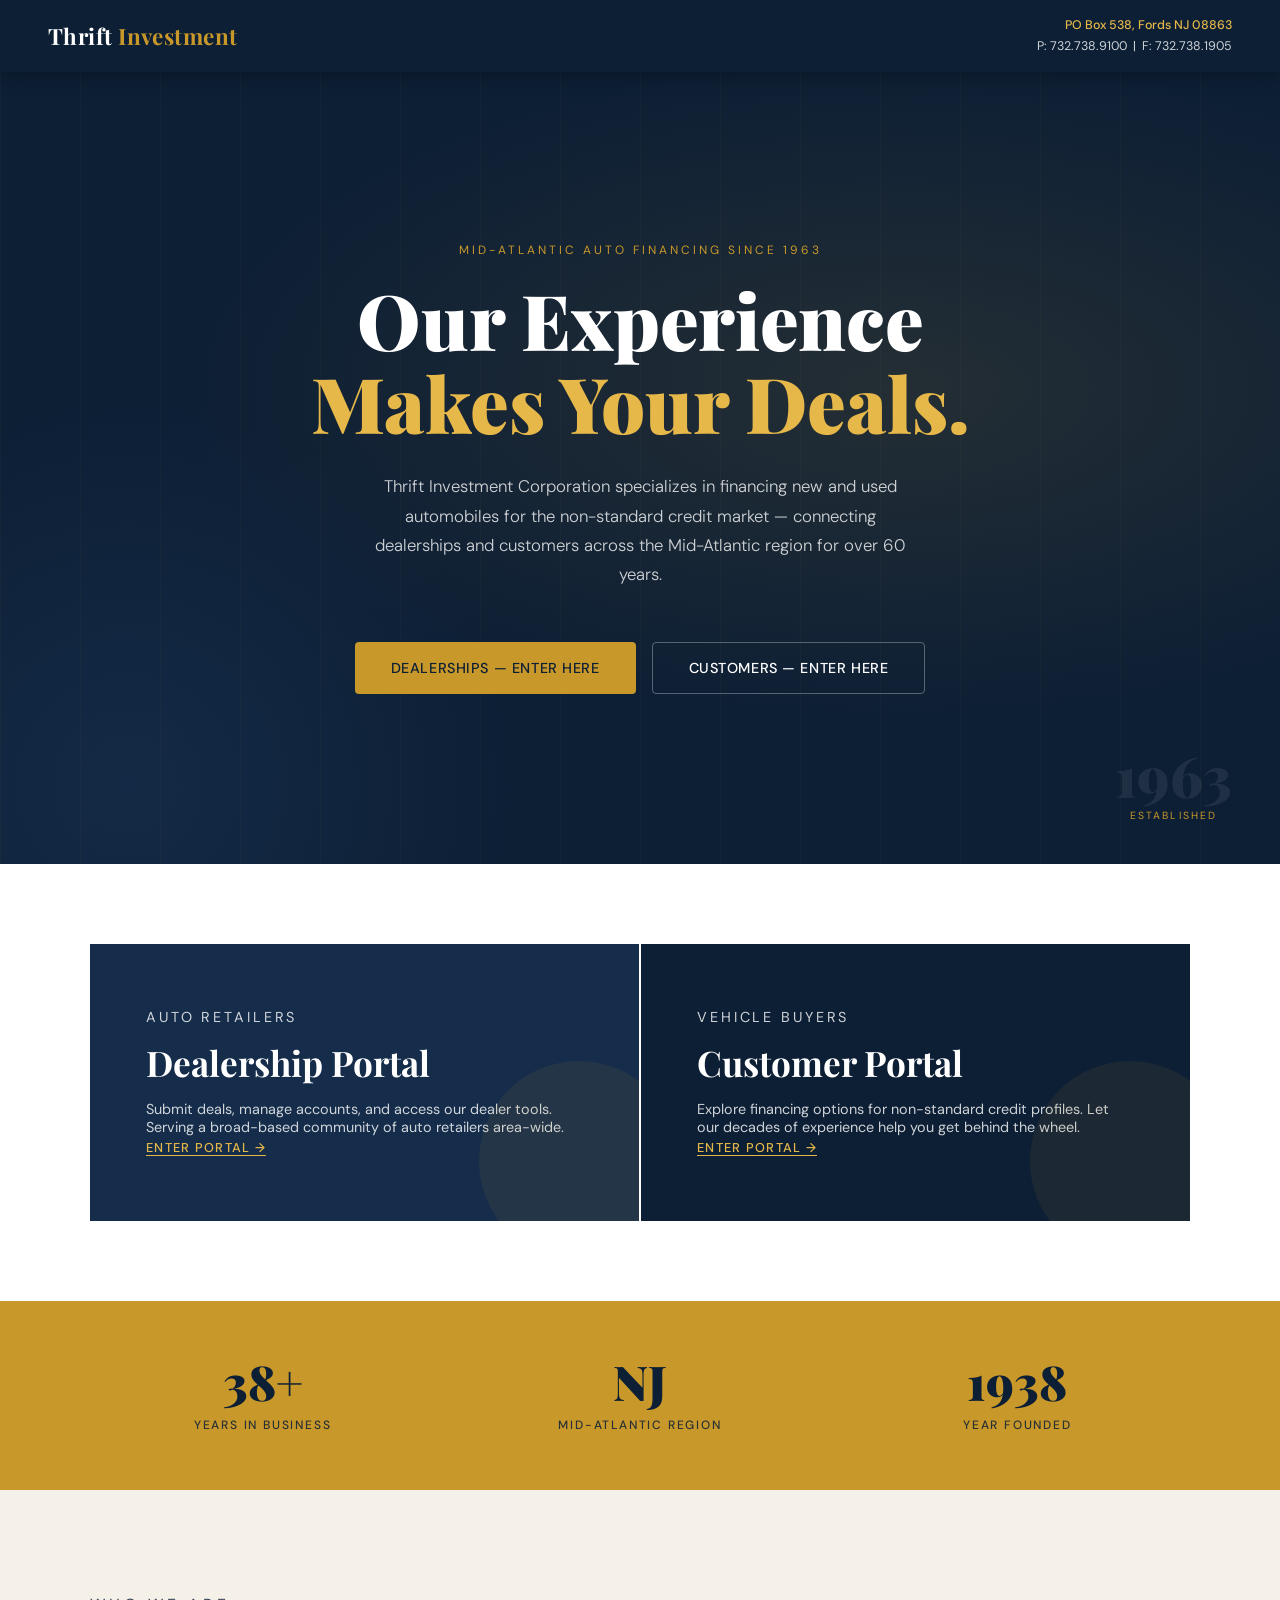
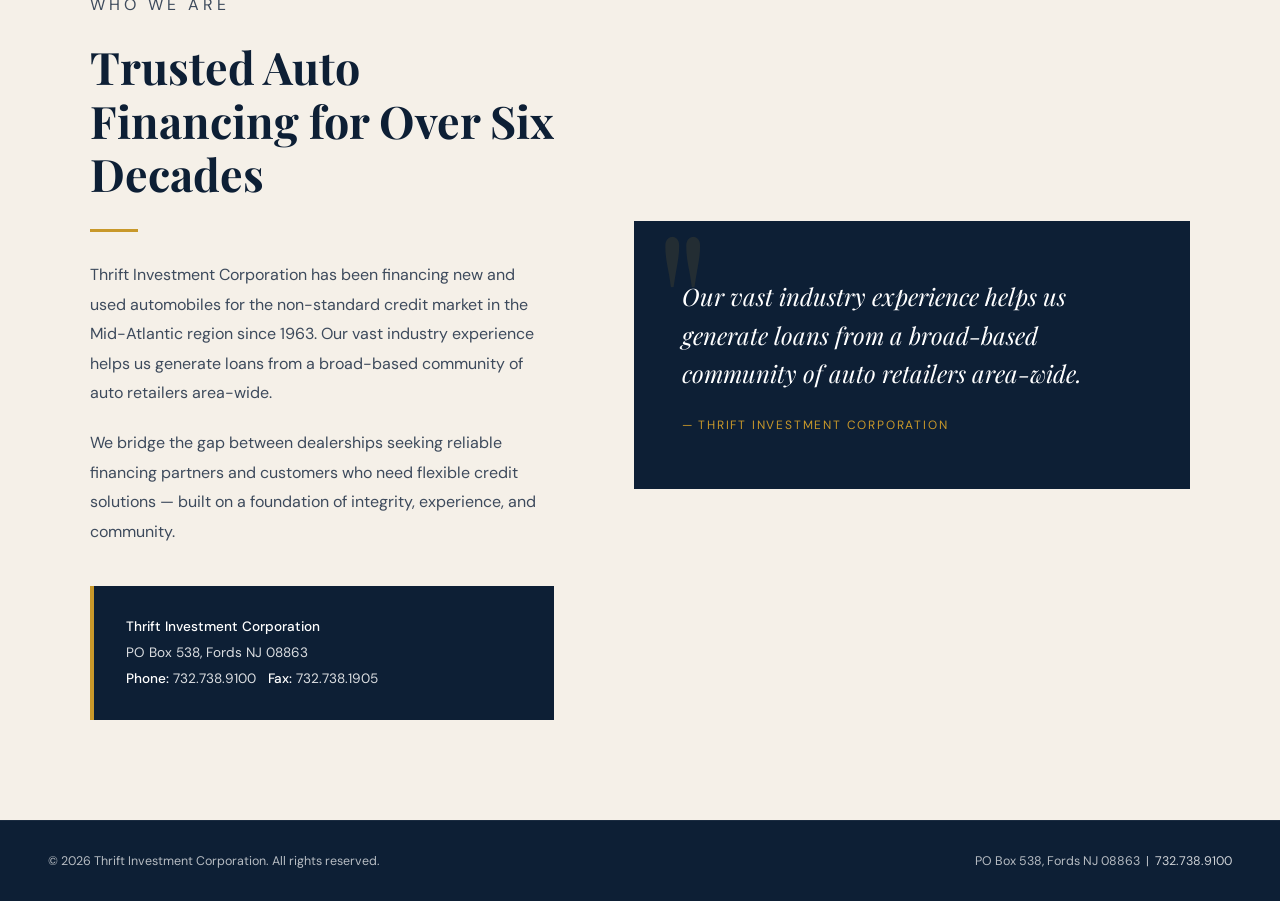
<file: index.html>
<!DOCTYPE html>
<html lang="en">
<head>
  <meta charset="utf-8">
  <meta name="viewport" content="width=device-width, initial-scale=1">
  <meta http-equiv="X-UA-Compatible" content="IE=edge">
  <meta name="description" content="Thrift Investment Corporation — financing new and used automobiles for the non-standard credit market in the Mid-Atlantic region since 1963.">
  <meta name="keywords" content="auto financing, car loans, non-standard credit, Mid-Atlantic, New Jersey, dealerships">
  <title>Thrift Investment | Our Experience Makes Your Deals</title>

  <link rel="preconnect" href="https://fonts.googleapis.com">
  <link rel="preconnect" href="https://fonts.gstatic.com" crossorigin>
  <link href="https://fonts.googleapis.com/css2?family=Playfair+Display:wght@400;700;900&family=DM+Sans:wght@300;400;500&display=swap&font-display=swap" rel="stylesheet">

  <style>
    *, *::before, *::after { box-sizing: border-box; margin: 0; padding: 0; }

    :root {
      --navy:    #0d1f35;
      --navy2:   #152d4a;
      --gold:    #c8982a;
      --gold2:   #e6b84a;
      --cream:   #f5f0e8;
      --white:   #ffffff;
      --gray:    #6b7a8d;
      --light:   #eef2f7;
    }

    html { scroll-behavior: smooth; }

    body {
      font-family: 'DM Sans', sans-serif;
      background: var(--cream);
      color: var(--navy);
      overflow-x: hidden;
    }

    /* ── HEADER ── */
    header {
      background: var(--navy);
      padding: 0 48px;
      display: flex;
      align-items: center;
      justify-content: space-between;
      height: 72px;
      position: sticky;
      top: 0;
      z-index: 100;
      box-shadow: 0 2px 20px rgba(0,0,0,.3);
    }

    .logo-text {
      font-family: 'Playfair Display', serif;
      font-size: 1.4rem;
      font-weight: 700;
      color: var(--white);
      letter-spacing: 0.02em;
      text-decoration: none;
    }
    .logo-text span { color: var(--gold); }

    .header-contact {
      display: flex;
      align-items: center;
    }
    .header-contact-full {
      font-size: 0.78rem;
      color: rgba(255,255,255,0.8);
      text-align: right;
      line-height: 1.7;
    }
    .header-contact-full strong { color: var(--gold2); font-weight: 500; }
    .header-phone-btn {
      display: none;
      align-items: center;
      gap: 8px;
      background: rgba(200,152,42,.15);
      border: 1px solid rgba(200,152,42,.35);
      color: var(--gold2);
      font-size: 0.85rem;
      font-weight: 500;
      text-decoration: none;
      padding: 8px 14px;
      white-space: nowrap;
      transition: background .2s;
    }
    .header-phone-btn:hover { background: rgba(200,152,42,.25); }
    .header-phone-btn svg { width: 15px; height: 15px; fill: var(--gold2); flex-shrink: 0; }
    @media (max-width: 600px) {
      .header-contact-full { display: none; }
      .header-phone-btn { display: flex; }
    }

    /* ── HERO ── */
    .hero {
      background: var(--navy);
      min-height: 88vh;
      display: grid;
      place-items: center;
      position: relative;
      overflow: hidden;
    }

    .hero::before {
      content: '';
      position: absolute;
      inset: 0;
      background:
        radial-gradient(ellipse 80% 60% at 70% 40%, rgba(200,152,42,.12) 0%, transparent 70%),
        radial-gradient(ellipse 50% 80% at 10% 90%, rgba(21,45,74,.8) 0%, transparent 60%);
    }

    /* decorative rule lines */
    .hero::after {
      content: '';
      position: absolute;
      top: 0; left: 0; right: 0; bottom: 0;
      background-image:
        repeating-linear-gradient(
          90deg,
          rgba(200,152,42,.04) 0px,
          rgba(200,152,42,.04) 1px,
          transparent 1px,
          transparent 80px
        );
      pointer-events: none;
    }

    .hero-inner {
      position: relative;
      z-index: 2;
      text-align: center;
      padding: 64px 24px;
      max-width: 860px;
    }

    .hero-eyebrow {
      font-size: 0.75rem;
      letter-spacing: 0.25em;
      text-transform: uppercase;
      color: var(--gold);
      margin-bottom: 20px;
      opacity: 0;
      animation: fadeUp .6s .1s forwards;
    }

    .hero h1 {
      font-family: 'Playfair Display', serif;
      font-size: clamp(2.8rem, 6vw, 5.2rem);
      font-weight: 900;
      color: var(--white);
      line-height: 1.08;
      margin-bottom: 28px;
      opacity: 0;
      animation: fadeUp .7s .25s forwards;
    }

    .hero h1 em {
      font-style: normal;
      color: var(--gold2);
      display: block;
    }

    .hero-sub {
      font-size: 1.05rem;
      font-weight: 300;
      color: rgba(255,255,255,.8);
      max-width: 560px;
      margin: 0 auto 52px;
      line-height: 1.75;
      opacity: 0;
      animation: fadeUp .7s .4s forwards;
    }

    .hero-ctas {
      display: flex;
      gap: 16px;
      justify-content: center;
      flex-wrap: wrap;
      opacity: 0;
      animation: fadeUp .7s .55s forwards;
    }

    .btn {
      display: inline-flex;
      align-items: center;
      gap: 10px;
      padding: 16px 36px;
      border-radius: 4px;
      font-family: 'DM Sans', sans-serif;
      font-size: 0.9rem;
      font-weight: 500;
      letter-spacing: 0.04em;
      text-decoration: none;
      text-transform: uppercase;
      transition: all .25s ease;
      cursor: pointer;
      border: none;
    }

    .btn-primary {
      background: var(--gold);
      color: var(--navy);
    }
    .btn-primary:hover {
      background: var(--gold2);
      transform: translateY(-2px);
      box-shadow: 0 8px 24px rgba(200,152,42,.35);
    }

    .btn-outline {
      background: transparent;
      color: var(--white);
      border: 1.5px solid rgba(255,255,255,.3);
    }
    .btn-outline:hover {
      border-color: var(--gold);
      color: var(--gold2);
      transform: translateY(-2px);
    }

    /* ── SINCE BADGE ── */
    .since-badge {
      position: absolute;
      bottom: 40px;
      right: 48px;
      text-align: center;
      opacity: 0;
      animation: fadeUp .7s .8s forwards;
    }
    .since-badge .year {
      font-family: 'Playfair Display', serif;
      font-size: 3.5rem;
      font-weight: 900;
      color: rgba(255,255,255,.08);
      line-height: 1;
      display: block;
    }
    .since-badge .label {
      font-size: 0.65rem;
      letter-spacing: 0.2em;
      text-transform: uppercase;
      color: var(--gold);
    }

    /* ── PORTALS ── */
    .portals {
      background: var(--white);
      padding: 80px 48px;
    }

    .portals-inner {
      max-width: 1100px;
      margin: 0 auto;
      display: grid;
      grid-template-columns: 1fr 1fr;
      gap: 2px;
    }

    .portal-card {
      padding: 64px 56px;
      position: relative;
      overflow: hidden;
      text-decoration: none;
      display: block;
      transition: all .3s ease;
    }

    .portal-card:first-child { background: var(--navy2); }
    .portal-card:last-child  { background: var(--navy); }

    .portal-card::before {
      content: '';
      position: absolute;
      bottom: -40px; right: -40px;
      width: 200px; height: 200px;
      border-radius: 50%;
      background: rgba(200,152,42,.08);
      transition: transform .4s ease;
    }
    .portal-card:hover::before { transform: scale(2); }

    .portal-card:hover { transform: translateY(-4px); }

    .portal-tag {
      font-size: 0.7rem;
      letter-spacing: 0.2em;
      text-transform: uppercase;
      color: var(--gold);
      margin-bottom: 16px;
    }

    .portal-card h2 {
      font-family: 'Playfair Display', serif;
      font-size: 2.2rem;
      font-weight: 700;
      color: var(--white);
      line-height: 1.2;
      margin-bottom: 16px;
    }

    .portal-card p {
      font-size: 0.9rem;
      color: rgba(255,255,255,.8);
    }

    .portal-arrow {
      display: inline-flex;
      align-items: center;
      gap: 8px;
      font-size: 0.8rem;
      font-weight: 500;
      letter-spacing: 0.1em;
      text-transform: uppercase;
      color: var(--gold2);
      transition: gap .2s;
      text-decoration: underline;
      text-underline-offset: 3px;
    }
    .portal-card:hover .portal-arrow { gap: 14px; }

    /* ── STATS ── */
    .stats {
      background: var(--gold);
      padding: 56px 48px;
    }

    .stats-inner {
      max-width: 1100px;
      margin: 0 auto;
      display: grid;
      grid-template-columns: repeat(3, 1fr);
      gap: 32px;
      text-align: center;
    }

    .stat-num {
      font-family: 'Playfair Display', serif;
      font-size: 3rem;
      font-weight: 900;
      color: var(--navy);
      display: block;
      line-height: 1;
      margin-bottom: 8px;
    }

    .stat-label {
      font-size: 0.75rem;
      letter-spacing: 0.15em;
      text-transform: uppercase;
      color: rgba(13,31,53,.85);
      font-weight: 500;
    }

    /* ── ABOUT ── */
    .about {
      padding: 100px 48px;
      background: var(--cream);
    }

    .about-inner {
      max-width: 1100px;
      margin: 0 auto;
      display: grid;
      grid-template-columns: 1fr 1.2fr;
      gap: 80px;
      align-items: center;
    }

    .about-label {
      font-size: 0.7rem;
      letter-spacing: 0.25em;
      text-transform: uppercase;
      color: var(--gold);
      margin-bottom: 20px;
    }

    .about h2 {
      font-family: 'Playfair Display', serif;
      font-size: clamp(2rem, 3.5vw, 3rem);
      font-weight: 700;
      color: var(--navy);
      line-height: 1.2;
    }

    .about-divider {
      width: 48px;
      height: 3px;
      background: var(--gold);
      margin: 28px 0;
    }

    .about p {
      font-size: 1rem;
      color: #3d4a5c;
      line-height: 1.85;
      margin-bottom: 20px;
    }

    .about-contact {
      margin-top: 40px;
      padding: 28px 32px;
      background: var(--navy);
      border-left: 4px solid var(--gold);
    }

    .about-contact p {
      color: rgba(255,255,255,.85);
      font-size: 0.85rem;
      margin: 0;
      line-height: 1.9;
    }
    .about-contact strong { color: var(--white); font-weight: 500; }

    .about-visual {
      position: relative;
    }

    .about-box {
      background: var(--navy);
      padding: 56px 48px;
      position: relative;
    }

    .about-box::before {
      content: '"';
      font-family: 'Playfair Display', serif;
      font-size: 12rem;
      color: rgba(200,152,42,.12);
      position: absolute;
      top: -20px; left: 20px;
      line-height: 1;
      pointer-events: none;
    }

    .about-box blockquote {
      font-family: 'Playfair Display', serif;
      font-size: 1.5rem;
      font-style: italic;
      color: var(--white);
      line-height: 1.6;
      position: relative;
      z-index: 1;
    }

    .about-box cite {
      display: block;
      margin-top: 24px;
      font-family: 'DM Sans', sans-serif;
      font-size: 0.75rem;
      font-style: normal;
      letter-spacing: 0.15em;
      text-transform: uppercase;
      color: var(--gold);
    }

    /* ── FOOTER ── */
    footer {
      background: var(--navy);
      border-top: 1px solid rgba(255,255,255,.06);
      padding: 32px 48px;
      display: flex;
      align-items: center;
      justify-content: space-between;
      flex-wrap: wrap;
      gap: 16px;
    }

    footer p {
      font-size: 0.78rem;
      color: rgba(255,255,255,.7);
    }

    footer a { color: rgba(255,255,255,.8); text-decoration: none; }
    footer a:hover { color: var(--gold); }

    /* ── ANIMATIONS ── */
    @keyframes fadeUp {
      from { opacity: 0; transform: translateY(22px); }
      to   { opacity: 1; transform: translateY(0); }
    }

    /* ── RESPONSIVE ── */
    @media (max-width: 768px) {
      header { padding: 0 24px; }
      .hero-inner { padding: 48px 20px; }
      .portals { padding: 0; }
      .portals-inner { grid-template-columns: 1fr; }
      .portal-card { padding: 48px 32px; }
      .stats { padding: 48px 24px; }
      .stats-inner { grid-template-columns: 1fr; gap: 40px; }
      .about { padding: 64px 24px; }
      .about-inner { grid-template-columns: 1fr; gap: 40px; }
      .since-badge { display: none; }
      footer { padding: 24px; flex-direction: column; text-align: center; }
    }
  </style>
  <script type="application/ld+json">
  {
    "@context": "https://schema.org",
    "@type": "FinancialService",
    "name": "Thrift Investment Corporation",
    "url": "https://thriftinvestment.com",
    "logo": "https://thriftinvestment.com/images/logo.gif",
    "description": "Financing new and used automobiles for the non-standard credit market in the Mid-Atlantic region since 1963.",
    "foundingDate": "1963",
    "address": {
      "@type": "PostalAddress",
      "streetAddress": "720 King Georges Post Road, Suite 211",
      "addressLocality": "Fords",
      "addressRegion": "NJ",
      "postalCode": "08863",
      "addressCountry": "US"
    },
    "geo": {
      "@type": "GeoCoordinates",
      "latitude": 40.5312,
      "longitude": -74.3091
    },
    "telephone": "+1-732-738-9100",
    "faxNumber": "+1-732-738-1905",
    "openingHoursSpecification": [
      {
        "@type": "OpeningHoursSpecification",
        "dayOfWeek": ["Monday","Tuesday","Wednesday","Thursday"],
        "opens": "09:00",
        "closes": "18:00"
      },
      {
        "@type": "OpeningHoursSpecification",
        "dayOfWeek": "Friday",
        "opens": "09:00",
        "closes": "17:00"
      },
      {
        "@type": "OpeningHoursSpecification",
        "dayOfWeek": "Saturday",
        "opens": "09:00",
        "closes": "12:00"
      }
    ],
    "areaServed": {
      "@type": "AdministrativeArea",
      "name": "Mid-Atlantic United States"
    },
    "sameAs": [
      "https://thriftinvestment.com"
    ]
  }
  </script>
</head>
<body>

  <!-- HEADER -->
  <header>
    <a href="/" class="logo-text">Thrift <span>Investment</span></a>
    <div class="header-contact">
      <div class="header-contact-full">
        <strong>PO Box 538, Fords NJ 08863</strong><br>
        P: 732.738.9100 &nbsp;|&nbsp; F: 732.738.1905
      </div>
      <a href="tel:7327389100" class="header-phone-btn">
        <svg viewBox="0 0 24 24" xmlns="http://www.w3.org/2000/svg"><path d="M6.6 10.8c1.4 2.8 3.8 5.1 6.6 6.6l2.2-2.2c.3-.3.7-.4 1-.2 1.1.4 2.3.6 3.6.6.6 0 1 .4 1 1V20c0 .6-.4 1-1 1-9.4 0-17-7.6-17-17 0-.6.4-1 1-1h3.5c.6 0 1 .4 1 1 0 1.3.2 2.5.6 3.6.1.3 0 .7-.2 1L6.6 10.8z"/></svg>
        732.738.9100
      </a>
    </div>
  </header>

  <!-- HERO -->
  <main>
  <section class="hero">
    <div class="hero-inner">
      <p class="hero-eyebrow">Mid-Atlantic Auto Financing Since 1963</p>
      <h1>Our Experience<em>Makes Your Deals.</em></h1>
      <p class="hero-sub">Thrift Investment Corporation specializes in financing new and used automobiles for the non-standard credit market — connecting dealerships and customers across the Mid-Atlantic region for over 60 years.</p>
      <div class="hero-ctas">
        <a href="deal-aboutus.html" class="btn btn-primary">
          Dealerships — Enter Here
        </a>
        <a href="cust-aboutus.html" class="btn btn-outline">
          Customers — Enter Here
        </a>
      </div>
    </div>
    <div class="since-badge">
      <span class="year">1963</span>
      <span class="label">Established</span>
    </div>
  </section>

  <!-- PORTAL CARDS -->
  <section class="portals">
    <div class="portals-inner">
      <a href="deal-aboutus.html" class="portal-card">
        <p class="portal-tag">Auto Retailers</p>
        <h2>Dealership Portal</h2>
        <p>Submit deals, manage accounts, and access our dealer tools. Serving a broad-based community of auto retailers area-wide.</p>
        <span class="portal-arrow">Enter Portal &rarr;</span>
      </a>
      <a href="cust-aboutus.html" class="portal-card">
        <p class="portal-tag">Vehicle Buyers</p>
        <h2>Customer Portal</h2>
        <p>Explore financing options for non-standard credit profiles. Let our decades of experience help you get behind the wheel.</p>
        <span class="portal-arrow">Enter Portal &rarr;</span>
      </a>
    </div>
  </section>

  <!-- STATS -->
  <section class="stats">
    <div class="stats-inner">
      <div>
        <span class="stat-num" data-target="63" data-suffix="+">0+</span>
        <span class="stat-label">Years in Business</span>
      </div>
      <div>
        <span class="stat-num" data-target="0" data-text="NJ">NJ</span>
        <span class="stat-label">Mid-Atlantic Region</span>
      </div>
      <div>
        <span class="stat-num" data-target="1963" data-prefix="">0</span>
        <span class="stat-label">Year Founded</span>
      </div>
    </div>
  </section>

  <!-- ABOUT -->
  <section class="about">
    <div class="about-inner">
      <div>
        <p class="about-label">Who We Are</p>
        <h2>Trusted Auto Financing for Over Six Decades</h2>
        <div class="about-divider"></div>
        <p>Thrift Investment Corporation has been financing new and used automobiles for the non-standard credit market in the Mid-Atlantic region since 1963. Our vast industry experience helps us generate loans from a broad-based community of auto retailers area-wide.</p>
        <p>We bridge the gap between dealerships seeking reliable financing partners and customers who need flexible credit solutions — built on a foundation of integrity, experience, and community.</p>
        <div class="about-contact">
          <p>
            <strong>Thrift Investment Corporation</strong><br>
            PO Box 538, Fords NJ 08863<br>
            <strong>Phone:</strong> 732.738.9100 &nbsp; <strong>Fax:</strong> 732.738.1905
          </p>
        </div>
      </div>
      <div class="about-visual">
        <div class="about-box">
          <blockquote>
            Our vast industry experience helps us generate loans from a broad-based community of auto retailers area-wide.
          </blockquote>
          <cite>— Thrift Investment Corporation</cite>
        </div>
      </div>
    </div>
  </section>
  </main>

  <!-- FOOTER -->
  <footer>
    <p>&copy; 2026 Thrift Investment Corporation. All rights reserved.</p>
    <p>PO Box 538, Fords NJ 08863 &nbsp;|&nbsp; <a href="tel:7327389100">732.738.9100</a></p>
  </footer>

  <script>
    const counters = document.querySelectorAll('.stat-num[data-target]');
    const observer = new IntersectionObserver((entries) => {
      entries.forEach(entry => {
        if (!entry.isIntersecting) return;
        const el = entry.target;
        if (el.dataset.text) return; // skip NJ - static text
        const target = +el.dataset.target;
        const suffix = el.dataset.suffix || '';
        const duration = 1800;
        const start = performance.now();
        const startVal = target === 1963 ? 1900 : 0;
        const animate = (now) => {
          const elapsed = now - start;
          const progress = Math.min(elapsed / duration, 1);
          const ease = 1 - Math.pow(1 - progress, 3); // ease out cubic
          const current = Math.floor(startVal + (target - startVal) * ease);
          el.textContent = current + suffix;
          if (progress < 1) requestAnimationFrame(animate);
        };
        requestAnimationFrame(animate);
        observer.unobserve(el);
      });
    }, { threshold: 0.5 });
    counters.forEach(el => observer.observe(el));
  </script>
</body>
</html>
</file>
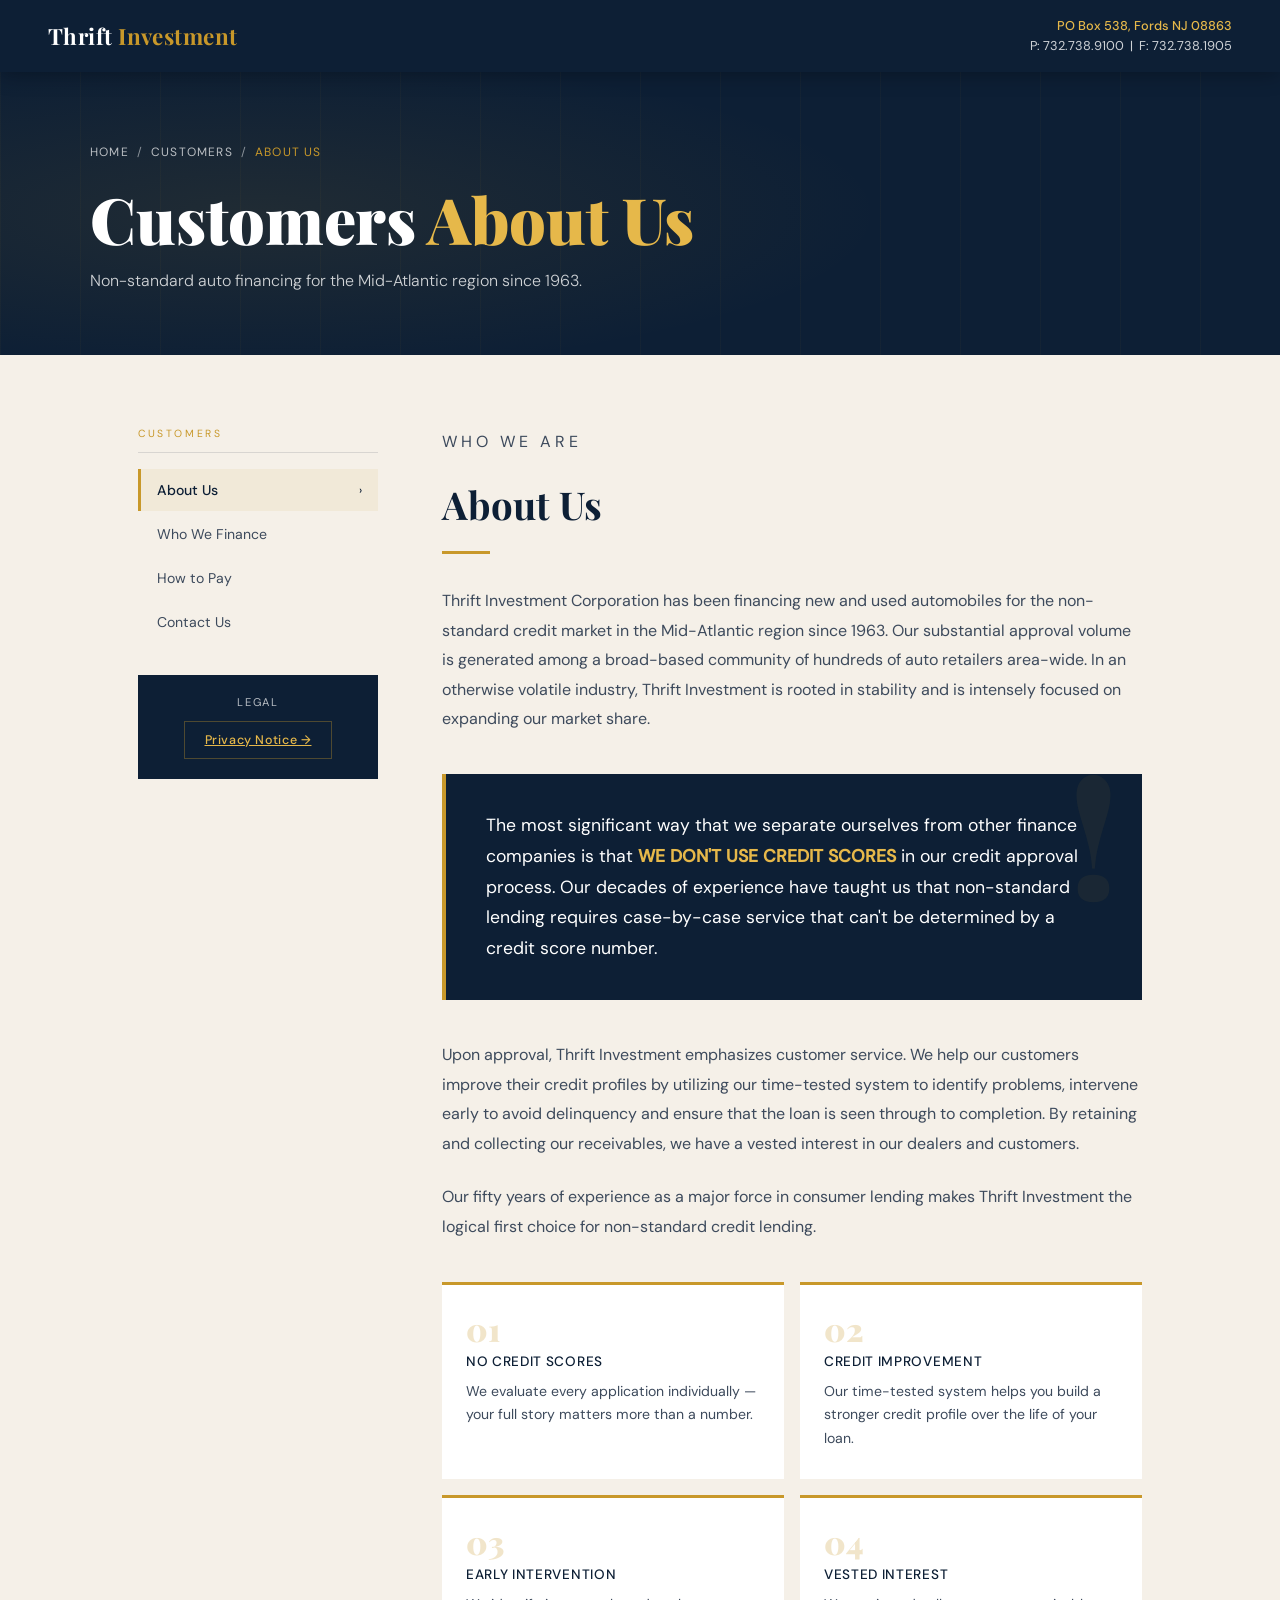
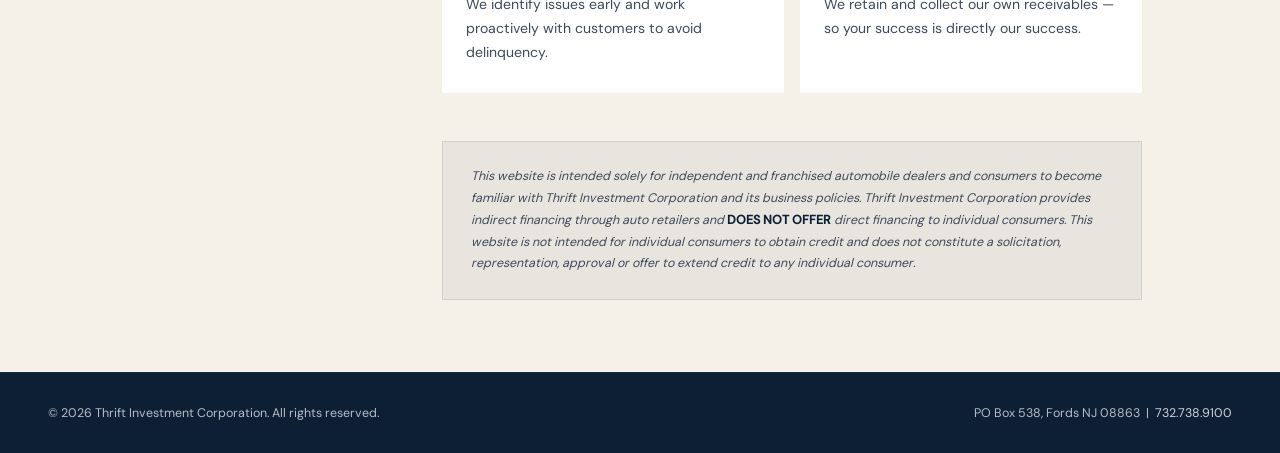
<file: cust-aboutus.html>
<!DOCTYPE html>
<html lang="en">
<head>
  <meta charset="utf-8">
  <meta name="viewport" content="width=device-width, initial-scale=1">
  <meta http-equiv="X-UA-Compatible" content="IE=edge">
  <meta name="description" content="About Thrift Investment Corporation — non-standard auto financing for customers in the Mid-Atlantic region since 1963. No credit scores used in our approval process.">
  <title>Customers — About Us | Thrift Investment</title>

  <link rel="stylesheet" href="fonts/fonts.css">

  <style>
    *, *::before, *::after { box-sizing: border-box; margin: 0; padding: 0; }

    :root {
      --navy:  #0d1f35;
      --navy2: #152d4a;
      --gold:  #c8982a;
      --gold2: #e6b84a;
      --cream: #f5f0e8;
      --white: #ffffff;
      --gray:  #6b7a8d;
    }

    html { scroll-behavior: smooth; }
    body {
      font-family: 'DM Sans', sans-serif;
      background: var(--cream);
      color: var(--navy);
      overflow-x: hidden;
    }

    /* ── HEADER ── */
    header {
      background: var(--navy);
      padding: 0 48px;
      display: flex;
      align-items: center;
      justify-content: space-between;
      height: 72px;
      position: sticky;
      top: 0;
      z-index: 100;
      box-shadow: 0 2px 20px rgba(0,0,0,.3);
    }

    .logo-text {
      font-family: 'Playfair Display', serif;
      font-size: 1.4rem;
      font-weight: 700;
      color: var(--white);
      letter-spacing: 0.02em;
      text-decoration: none;
    }
    .logo-text span { color: var(--gold); }

    .header-contact {
      font-size: 0.8rem;
      color: rgba(255,255,255,.8);
      text-align: right;
      line-height: 1.6;
    }
    .header-contact strong { color: var(--gold2); font-weight: 500; }

    /* ── PAGE HERO ── */
    .page-hero {
      background: var(--navy);
      padding: 72px 48px 64px;
      position: relative;
      overflow: hidden;
    }

    .page-hero::before {
      content: '';
      position: absolute;
      inset: 0;
      background: radial-gradient(ellipse 70% 80% at 20% 50%, rgba(200,152,42,.1) 0%, transparent 70%);
      pointer-events: none;
    }

    .page-hero::after {
      content: '';
      position: absolute;
      top: 0; left: 0; right: 0; bottom: 0;
      background-image: repeating-linear-gradient(
        90deg,
        rgba(200,152,42,.04) 0px,
        rgba(200,152,42,.04) 1px,
        transparent 1px,
        transparent 80px
      );
      pointer-events: none;
    }

    .page-hero-inner {
      max-width: 1100px;
      margin: 0 auto;
      position: relative;
      z-index: 2;
    }

    .breadcrumb {
      display: flex;
      align-items: center;
      gap: 8px;
      margin-bottom: 24px;
      font-size: 0.75rem;
      letter-spacing: 0.1em;
      text-transform: uppercase;
    }
    .breadcrumb a {
      color: rgba(255,255,255,.7);
      text-decoration: none;
      transition: color .2s;
    }
    .breadcrumb a:hover { color: var(--gold); }
    .breadcrumb span { color: rgba(255,255,255,.5); }
    .breadcrumb .current { color: var(--gold); }

    .page-hero h1 {
      font-family: 'Playfair Display', serif;
      font-size: clamp(2.4rem, 5vw, 4rem);
      font-weight: 900;
      color: var(--white);
      line-height: 1.1;
      margin-bottom: 16px;
      opacity: 0;
      animation: fadeUp .6s .1s forwards;
    }

    .page-hero h1 em {
      font-style: normal;
      color: var(--gold2);
    }

    .page-hero-sub {
      font-size: 1rem;
      color: rgba(255,255,255,.8);
      font-weight: 300;
      opacity: 0;
      animation: fadeUp .6s .25s forwards;
    }

    /* ── LAYOUT ── */
    .page-body {
      max-width: 1100px;
      margin: 0 auto;
      padding: 72px 48px;
      display: grid;
      grid-template-columns: 240px 1fr;
      gap: 64px;
      align-items: start;
    }

    /* ── SIDEBAR NAV ── */
    .sidebar {
      position: sticky;
      top: 96px;
      opacity: 0;
      animation: fadeUp .6s .3s forwards;
    }

    .sidebar-label {
      font-size: 0.65rem;
      letter-spacing: 0.25em;
      text-transform: uppercase;
      color: var(--gold);
      margin-bottom: 16px;
      padding-bottom: 12px;
      border-bottom: 1px solid rgba(13,31,53,.12);
    }

    .sidebar nav {
      display: flex;
      flex-direction: column;
      gap: 2px;
    }

    .sidebar nav a {
      display: flex;
      align-items: center;
      justify-content: space-between;
      padding: 12px 16px;
      font-size: 0.88rem;
      font-weight: 400;
      color: #3d4a5c;
      text-decoration: none;
      border-left: 3px solid transparent;
      transition: all .2s;
    }

    .sidebar nav a:hover {
      color: var(--navy);
      border-left-color: var(--gold);
      background: rgba(200,152,42,.06);
      text-decoration: underline;
    }

    .sidebar nav a.active {
      color: var(--navy);
      border-left-color: var(--gold);
      background: rgba(200,152,42,.08);
      font-weight: 500;
    }

    .sidebar nav a .arrow { opacity: 0; transition: opacity .2s; font-size: 0.7rem; }
    .sidebar nav a:hover .arrow,
    .sidebar nav a.active .arrow { opacity: 1; }

    .sidebar-privacy {
      margin-top: 32px;
      background: var(--navy);
      padding: 20px;
      text-align: center;
    }

    .sidebar-privacy p {
      font-size: 0.7rem;
      letter-spacing: 0.15em;
      text-transform: uppercase;
      color: rgba(255,255,255,.7);
      margin-bottom: 12px;
    }

    .sidebar-privacy a {
      display: inline-block;
      background: transparent;
      color: var(--gold2);
      font-size: 0.78rem;
      font-weight: 500;
      letter-spacing: 0.05em;
      text-decoration: none;
      padding: 10px 20px;
      border: 1px solid rgba(200,152,42,.35);
      transition: all .2s;
      text-decoration: underline;
    }
    .sidebar-privacy a:hover {
      background: rgba(200,152,42,.1);
      border-color: var(--gold);
    }

    /* ── MAIN CONTENT ── */
    .content {
      opacity: 0;
      animation: fadeUp .6s .4s forwards;
    }

    .content-label {
      font-size: 0.7rem;
      letter-spacing: 0.25em;
      text-transform: uppercase;
      color: var(--gold);
      margin-bottom: 16px;
    }

    .content h2 {
      font-family: 'Playfair Display', serif;
      font-size: clamp(1.8rem, 3vw, 2.6rem);
      font-weight: 700;
      color: var(--navy);
      line-height: 1.2;
      margin-bottom: 0;
    }

    .content-divider {
      width: 48px;
      height: 3px;
      background: var(--gold);
      margin: 24px 0 32px;
    }

    .content p {
      font-size: 1rem;
      color: #3d4a5c;
      line-height: 1.85;
      margin-bottom: 24px;
    }

    /* highlight card */
    .highlight-card {
      background: var(--navy);
      padding: 36px 40px;
      margin: 40px 0;
      border-left: 4px solid var(--gold);
      position: relative;
      overflow: hidden;
    }

    .highlight-card::before {
      content: '!';
      font-family: 'Playfair Display', serif;
      font-size: 10rem;
      font-weight: 900;
      color: rgba(200,152,42,.07);
      position: absolute;
      right: 24px;
      top: -20px;
      line-height: 1;
      pointer-events: none;
    }

    .highlight-card p {
      color: var(--white);
      font-size: 1.1rem;
      font-weight: 400;
      line-height: 1.75;
      margin: 0;
      position: relative;
      z-index: 1;
    }

    .highlight-card strong {
      color: var(--gold2);
      font-weight: 600;
    }

    /* pillars */
    .pillars {
      display: grid;
      grid-template-columns: 1fr 1fr;
      gap: 16px;
      margin: 40px 0;
    }

    .pillar {
      background: var(--white);
      padding: 28px 28px 28px 24px;
      border-top: 3px solid var(--gold);
    }

    .pillar-num {
      font-family: 'Playfair Display', serif;
      font-size: 2rem;
      font-weight: 900;
      color: rgba(200,152,42,.25);
      line-height: 1;
      margin-bottom: 8px;
    }

    .pillar h3 {
      font-size: 0.85rem;
      font-weight: 500;
      letter-spacing: 0.05em;
      text-transform: uppercase;
      color: var(--navy);
      margin-bottom: 10px;
    }

    .pillar p {
      font-size: 0.88rem;
      color: #3d4a5c;
      line-height: 1.7;
      margin: 0;
    }

    /* disclaimer */
    .disclaimer {
      margin-top: 48px;
      padding: 24px 28px;
      background: rgba(13,31,53,.05);
      border: 1px solid rgba(13,31,53,.1);
    }

    .disclaimer p {
      font-size: 0.78rem;
      color: #3d4a5c;
      line-height: 1.75;
      margin: 0;
      font-style: italic;
    }

    .disclaimer strong { color: var(--navy); font-style: normal; }

    /* ── FOOTER ── */
    footer {
      background: var(--navy);
      border-top: 1px solid rgba(255,255,255,.06);
      padding: 32px 48px;
      display: flex;
      align-items: center;
      justify-content: space-between;
      flex-wrap: wrap;
      gap: 16px;
    }

    footer p { font-size: 0.78rem; color: rgba(255,255,255,.7); }
    footer a { color: rgba(255,255,255,.8); text-decoration: none; }
    footer a:hover { color: var(--gold); }

    /* ── ANIMATIONS ── */
    @keyframes fadeUp {
      from { opacity: 0; transform: translateY(18px); }
      to   { opacity: 1; transform: translateY(0); }
    }

    /* ── RESPONSIVE ── */
    @media (max-width: 768px) {
      header { padding: 0 24px; }
      .page-hero { padding: 48px 24px 40px; }
      .page-body { grid-template-columns: 1fr; padding: 40px 24px; gap: 40px; }
      .sidebar { position: static; }
      .pillars { grid-template-columns: 1fr; }
      footer { padding: 24px; flex-direction: column; text-align: center; }
    }
  </style>
</head>
<body>

  <!-- HEADER -->
  <header>
    <a href="index.html" class="logo-text">Thrift <span>Investment</span></a>
    <div class="header-contact">
      <strong>PO Box 538, Fords NJ 08863</strong><br>
      P: 732.738.9100 &nbsp;|&nbsp; F: 732.738.1905
    </div>
  </header>

  <!-- PAGE HERO -->
  <section class="page-hero">
    <div class="page-hero-inner">
      <div class="breadcrumb">
        <a href="index.html">Home</a>
        <span>/</span>
        <a href="#">Customers</a>
        <span>/</span>
        <span class="current">About Us</span>
      </div>
      <h1>Customers <em>About Us</em></h1>
      <p class="page-hero-sub">Non-standard auto financing for the Mid-Atlantic region since 1963.</p>
    </div>
  </section>

  <!-- BODY -->
  <main class="page-body">

    <!-- SIDEBAR -->
    <aside class="sidebar">
      <p class="sidebar-label">Customers</p>
      <nav>
        <a href="cust-aboutus.html" class="active">About Us <span class="arrow">›</span></a>
        <a href="cust-finance.html">Who We Finance <span class="arrow">›</span></a>
        <a href="cust-pay.html">How to Pay <span class="arrow">›</span></a>
        <a href="cust-contact.html">Contact Us <span class="arrow">›</span></a>
      </nav>
      <div class="sidebar-privacy">
        <p>Legal</p>
        <a href="https://thriftinvestment.com/images/pdf/Privacy_Policy.pdf" target="_blank" rel="noopener">Privacy Notice &rarr;</a>
      </div>
    </aside>

    <!-- CONTENT -->
    <div class="content">
      <p class="content-label">Who We Are</p>
      <h2>About Us</h2>
      <div class="content-divider"></div>

      <p>Thrift Investment Corporation has been financing new and used automobiles for the non-standard credit market in the Mid-Atlantic region since 1963. Our substantial approval volume is generated among a broad-based community of hundreds of auto retailers area-wide. In an otherwise volatile industry, Thrift Investment is rooted in stability and is intensely focused on expanding our market share.</p>

      <div class="highlight-card">
        <p>The most significant way that we separate ourselves from other finance companies is that <strong>WE DON'T USE CREDIT SCORES</strong> in our credit approval process. Our decades of experience have taught us that non-standard lending requires case-by-case service that can't be determined by a credit score number.</p>
      </div>

      <p>Upon approval, Thrift Investment emphasizes customer service. We help our customers improve their credit profiles by utilizing our time-tested system to identify problems, intervene early to avoid delinquency and ensure that the loan is seen through to completion. By retaining and collecting our receivables, we have a vested interest in our dealers and customers.</p>

      <p>Our fifty years of experience as a major force in consumer lending makes Thrift Investment the logical first choice for non-standard credit lending.</p>

      <div class="pillars">
        <div class="pillar">
          <div class="pillar-num">01</div>
          <h3>No Credit Scores</h3>
          <p>We evaluate every application individually — your full story matters more than a number.</p>
        </div>
        <div class="pillar">
          <div class="pillar-num">02</div>
          <h3>Credit Improvement</h3>
          <p>Our time-tested system helps you build a stronger credit profile over the life of your loan.</p>
        </div>
        <div class="pillar">
          <div class="pillar-num">03</div>
          <h3>Early Intervention</h3>
          <p>We identify issues early and work proactively with customers to avoid delinquency.</p>
        </div>
        <div class="pillar">
          <div class="pillar-num">04</div>
          <h3>Vested Interest</h3>
          <p>We retain and collect our own receivables — so your success is directly our success.</p>
        </div>
      </div>

      <div class="disclaimer">
        <p>This website is intended solely for independent and franchised automobile dealers and consumers to become familiar with Thrift Investment Corporation and its business policies. Thrift Investment Corporation provides indirect financing through auto retailers and <strong>DOES NOT OFFER</strong> direct financing to individual consumers. This website is not intended for individual consumers to obtain credit and does not constitute a solicitation, representation, approval or offer to extend credit to any individual consumer.</p>
      </div>
    </div>

  </main>

  <!-- FOOTER -->
  <footer>
    <p>&copy; 2026 Thrift Investment Corporation. All rights reserved.</p>
    <p>PO Box 538, Fords NJ 08863 &nbsp;|&nbsp; <a href="tel:7327389100">732.738.9100</a></p>
  </footer>

</body>
</html>
</file>
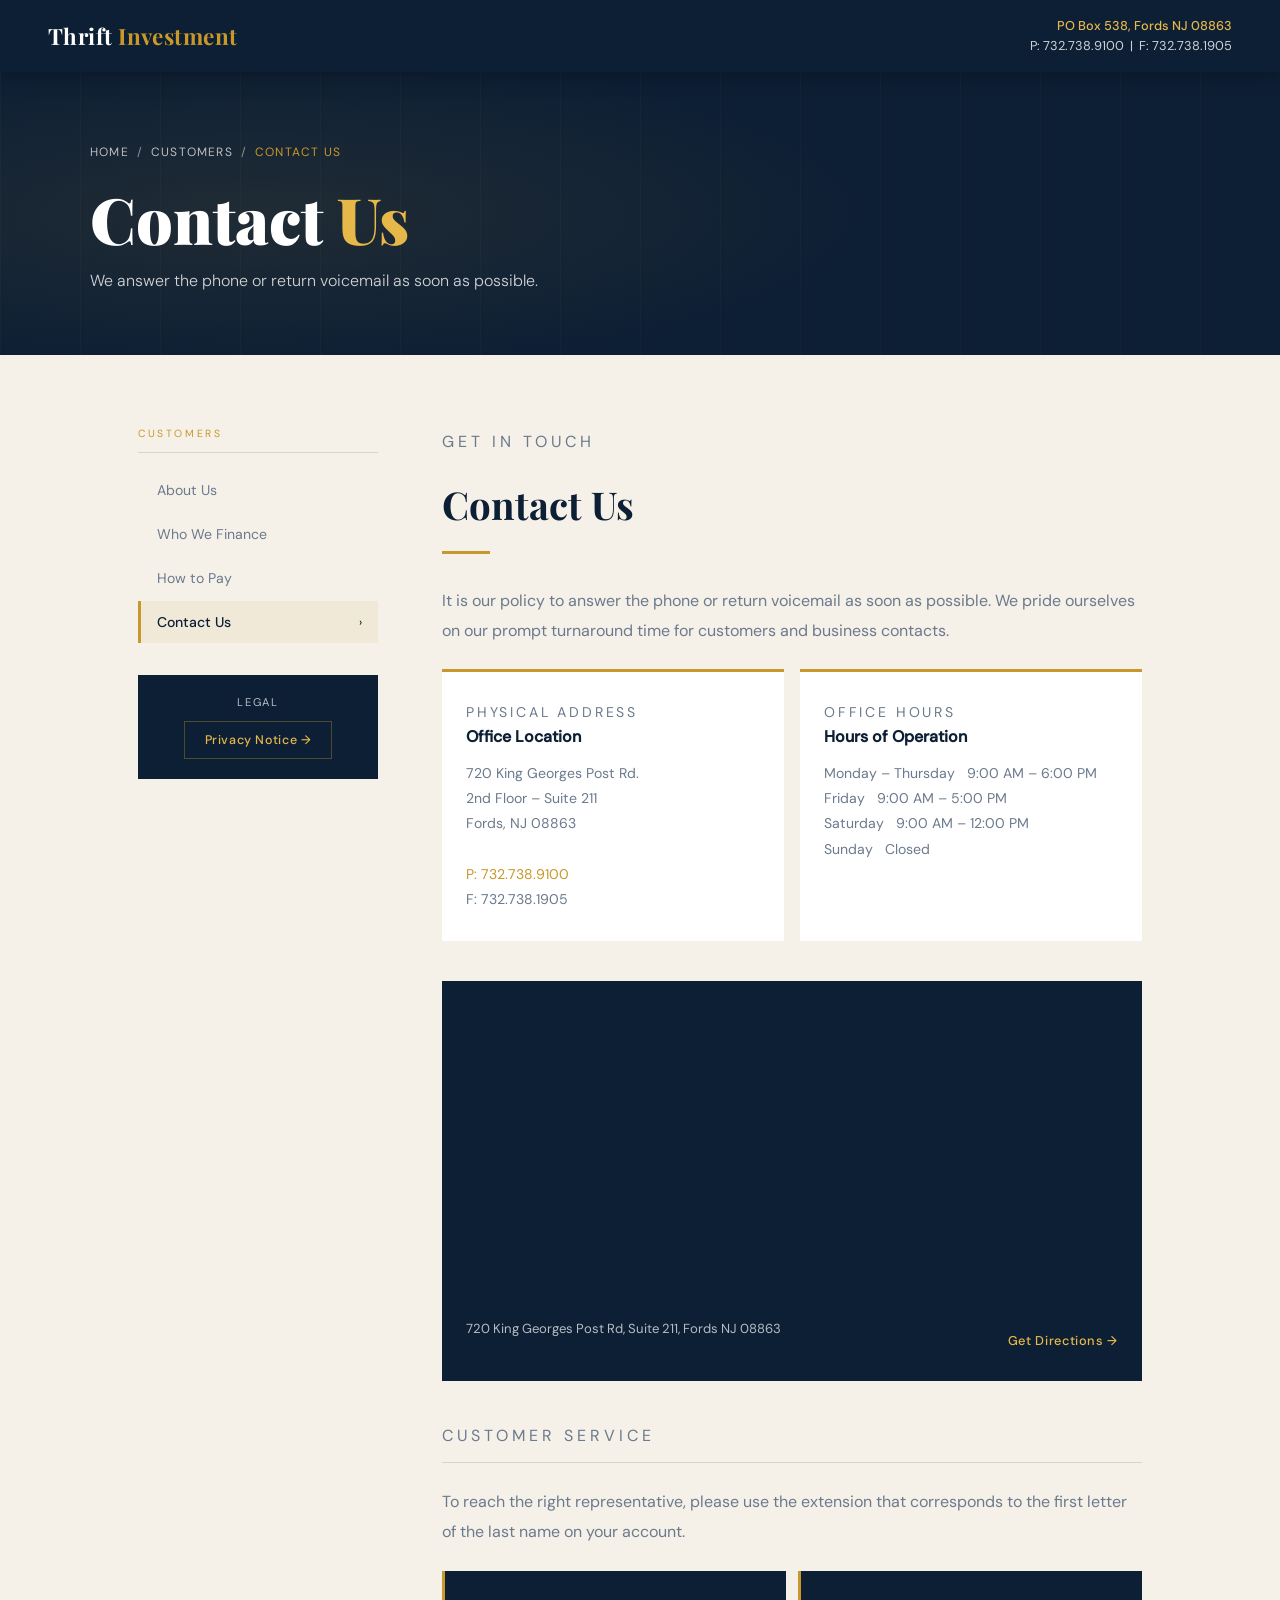
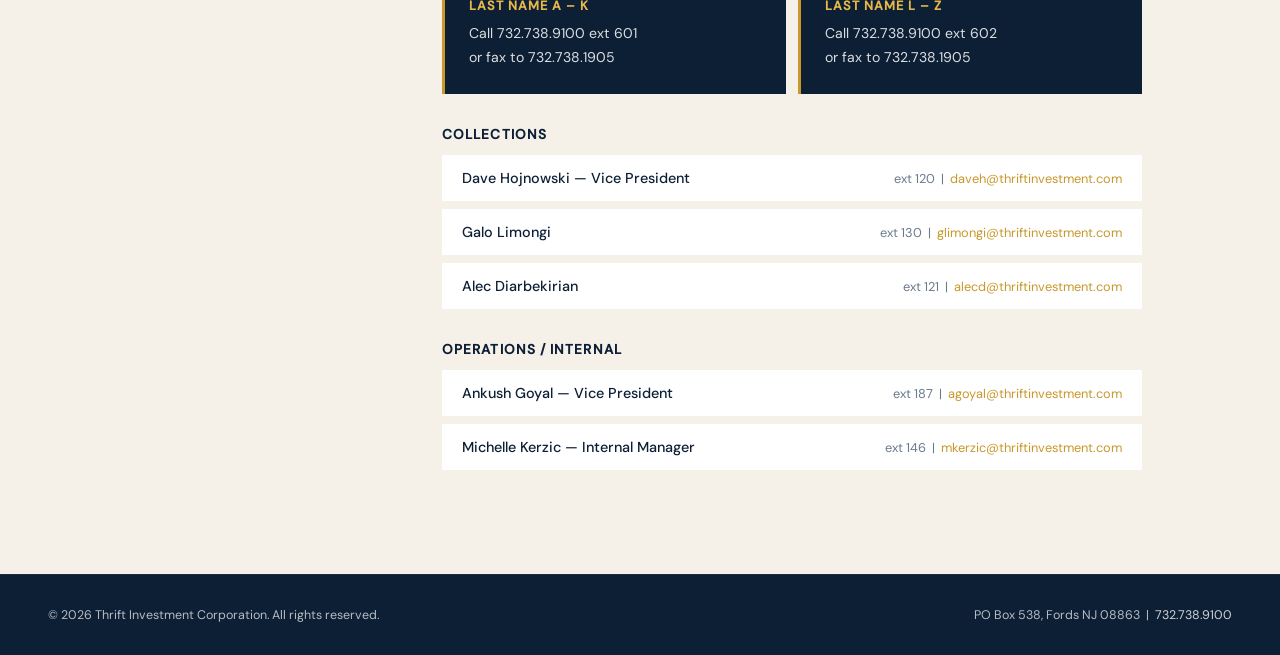
<file: cust-contact.html>
<!DOCTYPE html>
<html lang="en">
<head>
  <meta charset="utf-8">
  <meta name="viewport" content="width=device-width, initial-scale=1">
  <meta http-equiv="X-UA-Compatible" content="IE=edge">
  <meta name="description" content="Contact Thrift Investment Corporation — address, phone, hours of operation, and staff directory for customer service and operations.">
  <title>Customers — Contact Us | Thrift Investment</title>
  <link rel="stylesheet" href="fonts/fonts.css">
  <style>
    *, *::before, *::after { box-sizing: border-box; margin: 0; padding: 0; }
    :root {
      --navy:  #0d1f35; --navy2: #152d4a;
      --gold:  #c8982a; --gold2: #e6b84a;
      --cream: #f5f0e8; --white: #ffffff; --gray: #6b7a8d;
    }
    html { scroll-behavior: smooth; }
    body { font-family: 'DM Sans', sans-serif; background: var(--cream); color: var(--navy); overflow-x: hidden; }

    header { background: var(--navy); padding: 0 48px; display: flex; align-items: center; justify-content: space-between; height: 72px; position: sticky; top: 0; z-index: 100; box-shadow: 0 2px 20px rgba(0,0,0,.3); }
    .logo-text { font-family: 'Playfair Display', serif; font-size: 1.4rem; font-weight: 700; color: var(--white); letter-spacing: 0.02em; text-decoration: none; }
    .logo-text span { color: var(--gold); }
    .header-contact { font-size: 0.8rem; color: rgba(255,255,255,.8); text-align: right; line-height: 1.6; }
    .header-contact strong { color: var(--gold2); font-weight: 500; }

    .page-hero { background: var(--navy); padding: 72px 48px 64px; position: relative; overflow: hidden; }
    .page-hero::before { content: ''; position: absolute; inset: 0; background: radial-gradient(ellipse 70% 80% at 20% 50%, rgba(200,152,42,.1) 0%, transparent 70%); pointer-events: none; }
    .page-hero::after { content: ''; position: absolute; inset: 0; background-image: repeating-linear-gradient(90deg, rgba(200,152,42,.04) 0px, rgba(200,152,42,.04) 1px, transparent 1px, transparent 80px); pointer-events: none; }
    .page-hero-inner { max-width: 1100px; margin: 0 auto; position: relative; z-index: 2; }
    .breadcrumb { display: flex; align-items: center; gap: 8px; margin-bottom: 24px; font-size: 0.75rem; letter-spacing: 0.1em; text-transform: uppercase; }
    .breadcrumb a { color: rgba(255,255,255,.7); text-decoration: none; transition: color .2s; }
    .breadcrumb a:hover { color: var(--gold); }
    .breadcrumb span { color: rgba(255,255,255,.5); }
    .breadcrumb .current { color: var(--gold); }
    .page-hero h1 { font-family: 'Playfair Display', serif; font-size: clamp(2.4rem, 5vw, 4rem); font-weight: 900; color: var(--white); line-height: 1.1; margin-bottom: 16px; opacity: 0; animation: fadeUp .6s .1s forwards; }
    .page-hero h1 em { font-style: normal; color: var(--gold2); }
    .page-hero-sub { font-size: 1rem; color: rgba(255,255,255,.8); font-weight: 300; opacity: 0; animation: fadeUp .6s .25s forwards; }

    .page-body { max-width: 1100px; margin: 0 auto; padding: 72px 48px; display: grid; grid-template-columns: 240px 1fr; gap: 64px; align-items: start; }

    .sidebar { position: sticky; top: 96px; opacity: 0; animation: fadeUp .6s .3s forwards; }
    .sidebar-label { font-size: 0.65rem; letter-spacing: 0.25em; text-transform: uppercase; color: var(--gold); margin-bottom: 16px; padding-bottom: 12px; border-bottom: 1px solid rgba(13,31,53,.12); }
    .sidebar nav { display: flex; flex-direction: column; gap: 2px; }
    .sidebar nav a { display: flex; align-items: center; justify-content: space-between; padding: 12px 16px; font-size: 0.88rem; font-weight: 400; color: var(--gray); text-decoration: none; border-left: 3px solid transparent; transition: all .2s; }
    .sidebar nav a:hover { color: var(--navy); border-left-color: var(--gold); background: rgba(200,152,42,.06); text-decoration: underline;   text-decoration: underline;
    }
    .sidebar nav a.active { color: var(--navy); border-left-color: var(--gold); background: rgba(200,152,42,.08); font-weight: 500; }
    .sidebar nav a .arrow { opacity: 0; transition: opacity .2s; font-size: 0.7rem; }
    .sidebar nav a:hover .arrow, .sidebar nav a.active .arrow { opacity: 1; }
    .sidebar-privacy { margin-top: 32px; background: var(--navy); padding: 20px; text-align: center; }
    .sidebar-privacy p { font-size: 0.7rem; letter-spacing: 0.15em; text-transform: uppercase; color: rgba(255,255,255,.7); margin-bottom: 12px; }
    .sidebar-privacy a { display: inline-block; color: var(--gold2); font-size: 0.78rem; font-weight: 500; letter-spacing: 0.05em; text-decoration: none; padding: 10px 20px; border: 1px solid rgba(200,152,42,.35); transition: all .2s; }
    .sidebar-privacy a:hover { background: rgba(200,152,42,.1); border-color: var(--gold); }

    .content { opacity: 0; animation: fadeUp .6s .4s forwards; }
    .content-label { font-size: 0.7rem; letter-spacing: 0.25em; text-transform: uppercase; color: var(--gold); margin-bottom: 16px; }
    .content h2 { font-family: 'Playfair Display', serif; font-size: clamp(1.8rem, 3vw, 2.6rem); font-weight: 700; color: var(--navy); line-height: 1.2; }
    .content-divider { width: 48px; height: 3px; background: var(--gold); margin: 24px 0 32px; }
    .content p { font-size: 1rem; color: var(--gray); line-height: 1.85; margin-bottom: 24px; }

    /* contact grid */
    .contact-grid { display: grid; grid-template-columns: 1fr 1fr; gap: 16px; margin: 16px 0 40px; }

    .contact-card { background: var(--white); padding: 28px 28px 28px 24px; border-top: 3px solid var(--gold); }
    .contact-card-label { font-size: 0.65rem; letter-spacing: 0.2em; text-transform: uppercase; color: var(--gold); margin-bottom: 12px; }
    .contact-card h3 { font-size: 1rem; font-weight: 600; color: var(--navy); margin-bottom: 14px; }
    .contact-card p { font-size: 0.88rem; color: var(--gray); line-height: 1.8; margin: 0; }
    .contact-card a { color: var(--gold); text-decoration: none; }
    .contact-card a:hover { color: var(--gold2); }

    .map-card { background: var(--navy); padding: 0; overflow: hidden; margin: 40px 0; }
    .map-card iframe { width: 100%; height: 320px; border: none; display: block; filter: grayscale(20%); }
    .map-card-footer { padding: 16px 24px; display: flex; align-items: center; justify-content: space-between; }
    .map-card-footer p { font-size: 0.82rem; color: rgba(255,255,255,.7); }
    .map-card-footer a { font-size: 0.8rem; color: var(--gold2); text-decoration: none; font-weight: 500; letter-spacing: 0.05em; }
    .map-card-footer a:hover { color: var(--gold); }

    /* staff section */
    .staff-section { margin-top: 40px; }
    .staff-section-label { font-size: 0.65rem; letter-spacing: 0.25em; text-transform: uppercase; color: var(--gold); margin-bottom: 20px; padding-bottom: 12px; border-bottom: 1px solid rgba(13,31,53,.12); }
    .staff-group { margin-bottom: 32px; }
    .staff-group h3 { font-size: 0.85rem; font-weight: 600; text-transform: uppercase; letter-spacing: 0.08em; color: var(--navy); margin-bottom: 12px; }
    .staff-list { display: flex; flex-direction: column; gap: 8px; }
    .staff-item { background: var(--white); padding: 14px 20px; display: flex; align-items: center; justify-content: space-between; flex-wrap: wrap; gap: 8px; }
    .staff-name { font-size: 0.9rem; font-weight: 500; color: var(--navy); }
    .staff-meta { font-size: 0.8rem; color: var(--gray); }
    .staff-meta a { color: var(--gold); text-decoration: none; }
    .staff-meta a:hover { color: var(--gold2); }

    /* customer service routing */
    .routing-cards { display: grid; grid-template-columns: 1fr 1fr; gap: 12px; margin: 16px 0 32px; }
    .routing-card { background: var(--navy); padding: 24px; border-left: 3px solid var(--gold); }
    .routing-card p { font-size: 0.88rem; color: rgba(255,255,255,.85); line-height: 1.7; margin: 0; }
    .routing-card strong { color: var(--gold2); display: block; margin-bottom: 6px; font-size: 0.8rem; letter-spacing: 0.08em; text-transform: uppercase; }

    footer { background: var(--navy); border-top: 1px solid rgba(255,255,255,.06); padding: 32px 48px; display: flex; align-items: center; justify-content: space-between; flex-wrap: wrap; gap: 16px; }
    footer p { font-size: 0.78rem; color: rgba(255,255,255,.7); }
    footer a { color: rgba(255,255,255,.8); text-decoration: none; }
    footer a:hover { color: var(--gold); }

    @keyframes fadeUp { from { opacity: 0; transform: translateY(18px); } to { opacity: 1; transform: translateY(0); } }

    @media (max-width: 768px) {
      header { padding: 0 24px; }
      .page-hero { padding: 48px 24px 40px; }
      .page-body { grid-template-columns: 1fr; padding: 40px 24px; gap: 40px; }
      .sidebar { position: static; }
      .contact-grid { grid-template-columns: 1fr; }
      .routing-cards { grid-template-columns: 1fr; }
      footer { padding: 24px; flex-direction: column; text-align: center; }
    }
  </style>
</head>
<body>

  <header>
    <a href="index.html" class="logo-text">Thrift <span>Investment</span></a>
    <div class="header-contact">
      <strong>PO Box 538, Fords NJ 08863</strong><br>
      P: 732.738.9100 &nbsp;|&nbsp; F: 732.738.1905
    </div>
  </header>

  <section class="page-hero">
    <div class="page-hero-inner">
      <div class="breadcrumb">
        <a href="index.html">Home</a><span>/</span>
        <a href="cust-aboutus.html">Customers</a><span>/</span>
        <span class="current">Contact Us</span>
      </div>
      <h1>Contact <em>Us</em></h1>
      <p class="page-hero-sub">We answer the phone or return voicemail as soon as possible.</p>
    </div>
  </section>

  <main class="page-body">
    <aside class="sidebar">
      <p class="sidebar-label">Customers</p>
      <nav>
        <a href="cust-aboutus.html">About Us <span class="arrow">›</span></a>
        <a href="cust-finance.html">Who We Finance <span class="arrow">›</span></a>
        <a href="cust-pay.html">How to Pay <span class="arrow">›</span></a>
        <a href="cust-contact.html" class="active">Contact Us <span class="arrow">›</span></a>
      </nav>
      <div class="sidebar-privacy">
        <p>Legal</p>
        <a href="https://thriftinvestment.com/images/pdf/Privacy_Policy.pdf" target="_blank" rel="noopener">Privacy Notice &rarr;</a>
      </div>
    </aside>

    <div class="content">
      <p class="content-label">Get in Touch</p>
      <h2>Contact Us</h2>
      <div class="content-divider"></div>

      <p>It is our policy to answer the phone or return voicemail as soon as possible. We pride ourselves on our prompt turnaround time for customers and business contacts.</p>

      <div class="contact-grid">
        <div class="contact-card">
          <p class="contact-card-label">Physical Address</p>
          <h3>Office Location</h3>
          <p>
            720 King Georges Post Rd.<br>
            2nd Floor – Suite 211<br>
            Fords, NJ 08863<br><br>
            <a href="tel:7327389100">P: 732.738.9100</a><br>
            F: 732.738.1905
          </p>
        </div>
        <div class="contact-card">
          <p class="contact-card-label">Office Hours</p>
          <h3>Hours of Operation</h3>
          <p>
            Monday – Thursday &nbsp; 9:00 AM – 6:00 PM<br>
            Friday &nbsp; 9:00 AM – 5:00 PM<br>
            Saturday &nbsp; 9:00 AM – 12:00 PM<br>
            Sunday &nbsp; Closed
          </p>
        </div>
      </div>

      <div class="map-card">
        <iframe
          src="https://maps.google.com/maps?q=720+King+Georges+Post+Road,+Fords,+NJ+08863&output=embed"
          title="Thrift Investment office location"
          loading="lazy"
          referrerpolicy="no-referrer-when-downgrade">
        </iframe>
        <div class="map-card-footer">
          <p>720 King Georges Post Rd, Suite 211, Fords NJ 08863</p>
          <a href="https://maps.google.com/maps?q=720+King+Georges+Post+Road,+Fords,+NJ+08863" target="_blank" rel="noopener">Get Directions &rarr;</a>
        </div>
      </div>

      <!-- Customer Service Routing -->
      <div class="staff-section">
        <p class="staff-section-label">Customer Service</p>

        <p>To reach the right representative, please use the extension that corresponds to the first letter of the last name on your account.</p>

        <div class="routing-cards">
          <div class="routing-card">
            <p><strong>Last name A – K</strong>Call 732.738.9100 ext 601<br>or fax to 732.738.1905</p>
          </div>
          <div class="routing-card">
            <p><strong>Last name L – Z</strong>Call 732.738.9100 ext 602<br>or fax to 732.738.1905</p>
          </div>
        </div>

        <div class="staff-group">
          <h3>Collections</h3>
          <div class="staff-list">
            <div class="staff-item">
              <span class="staff-name">Dave Hojnowski — Vice President</span>
              <span class="staff-meta">ext 120 &nbsp;|&nbsp; <a href="mailto:daveh@thriftinvestment.com">daveh@thriftinvestment.com</a></span>
            </div>
            <div class="staff-item">
              <span class="staff-name">Galo Limongi</span>
              <span class="staff-meta">ext 130 &nbsp;|&nbsp; <a href="mailto:glimongi@thriftinvestment.com">glimongi@thriftinvestment.com</a></span>
            </div>
            <div class="staff-item">
              <span class="staff-name">Alec Diarbekirian</span>
              <span class="staff-meta">ext 121 &nbsp;|&nbsp; <a href="mailto:alecd@thriftinvestment.com">alecd@thriftinvestment.com</a></span>
            </div>
          </div>
        </div>

        <div class="staff-group">
          <h3>Operations / Internal</h3>
          <div class="staff-list">
            <div class="staff-item">
              <span class="staff-name">Ankush Goyal — Vice President</span>
              <span class="staff-meta">ext 187 &nbsp;|&nbsp; <a href="mailto:agoyal@thriftinvestment.com">agoyal@thriftinvestment.com</a></span>
            </div>
            <div class="staff-item">
              <span class="staff-name">Michelle Kerzic — Internal Manager</span>
              <span class="staff-meta">ext 146 &nbsp;|&nbsp; <a href="mailto:mkerzic@thriftinvestment.com">mkerzic@thriftinvestment.com</a></span>
            </div>
          </div>
        </div>
      </div>

    </div>
  </main>

  <footer>
    <p>&copy; 2026 Thrift Investment Corporation. All rights reserved.</p>
    <p>PO Box 538, Fords NJ 08863 &nbsp;|&nbsp; <a href="tel:7327389100">732.738.9100</a></p>
  </footer>

</body>
</html>
</file>
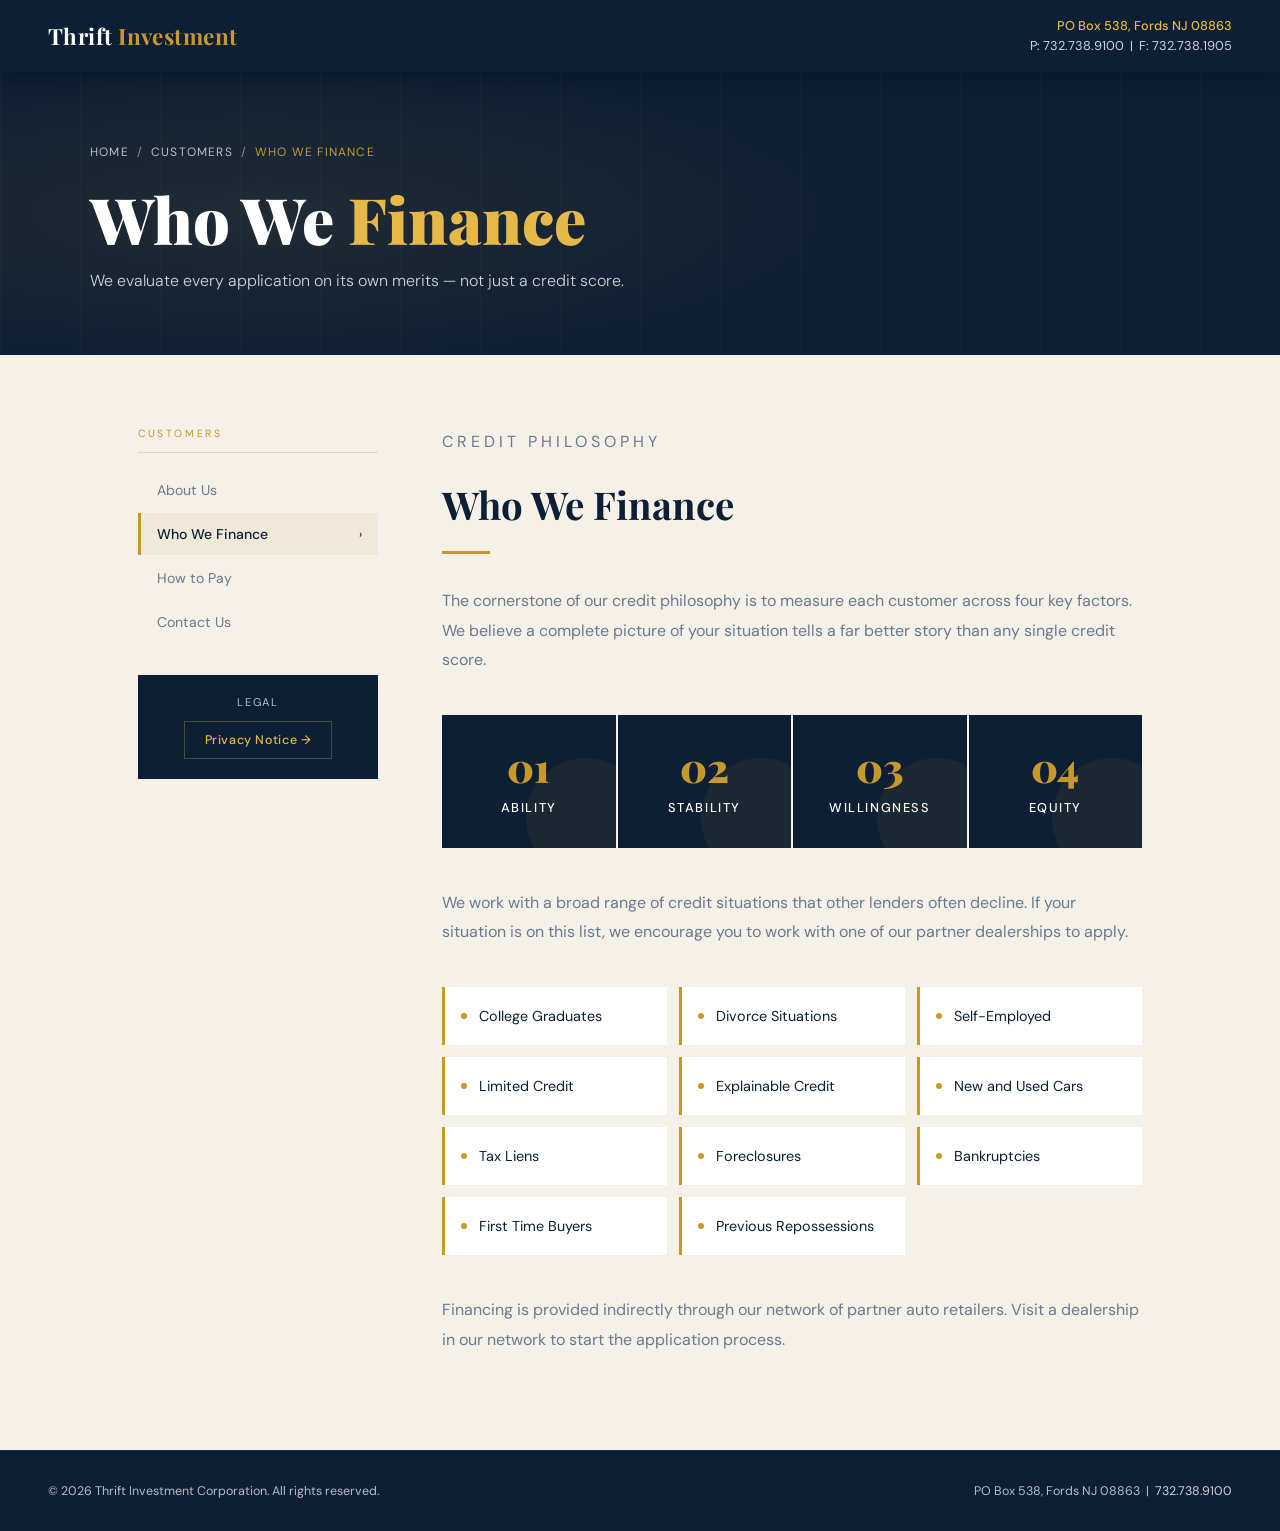
<file: cust-finance.html>
<!DOCTYPE html>
<html lang="en">
<head>
  <meta charset="utf-8">
  <meta name="viewport" content="width=device-width, initial-scale=1">
  <meta http-equiv="X-UA-Compatible" content="IE=edge">
  <meta name="description" content="Who Thrift Investment finances — non-standard credit customers including first-time buyers, self-employed, bankruptcies, and more across the Mid-Atlantic region.">
  <title>Customers — Who We Finance | Thrift Investment</title>
  <link rel="stylesheet" href="fonts/fonts.css">
  <style>
    *, *::before, *::after { box-sizing: border-box; margin: 0; padding: 0; }
    :root {
      --navy:  #0d1f35; --navy2: #152d4a;
      --gold:  #c8982a; --gold2: #e6b84a;
      --cream: #f5f0e8; --white: #ffffff; --gray: #6b7a8d;
    }
    html { scroll-behavior: smooth; }
    body { font-family: 'DM Sans', sans-serif; background: var(--cream); color: var(--navy); overflow-x: hidden; }

    header { background: var(--navy); padding: 0 48px; display: flex; align-items: center; justify-content: space-between; height: 72px; position: sticky; top: 0; z-index: 100; box-shadow: 0 2px 20px rgba(0,0,0,.3); }
    .logo-text { font-family: 'Playfair Display', serif; font-size: 1.4rem; font-weight: 700; color: var(--white); letter-spacing: 0.02em; text-decoration: none; }
    .logo-text span { color: var(--gold); }
    .header-contact { font-size: 0.8rem; color: rgba(255,255,255,.8); text-align: right; line-height: 1.6; }
    .header-contact strong { color: var(--gold2); font-weight: 500; }

    .page-hero { background: var(--navy); padding: 72px 48px 64px; position: relative; overflow: hidden; }
    .page-hero::before { content: ''; position: absolute; inset: 0; background: radial-gradient(ellipse 70% 80% at 20% 50%, rgba(200,152,42,.1) 0%, transparent 70%); pointer-events: none; }
    .page-hero::after { content: ''; position: absolute; inset: 0; background-image: repeating-linear-gradient(90deg, rgba(200,152,42,.04) 0px, rgba(200,152,42,.04) 1px, transparent 1px, transparent 80px); pointer-events: none; }
    .page-hero-inner { max-width: 1100px; margin: 0 auto; position: relative; z-index: 2; }
    .breadcrumb { display: flex; align-items: center; gap: 8px; margin-bottom: 24px; font-size: 0.75rem; letter-spacing: 0.1em; text-transform: uppercase; }
    .breadcrumb a { color: rgba(255,255,255,.7); text-decoration: none; transition: color .2s; }
    .breadcrumb a:hover { color: var(--gold); }
    .breadcrumb span { color: rgba(255,255,255,.5); }
    .breadcrumb .current { color: var(--gold); }
    .page-hero h1 { font-family: 'Playfair Display', serif; font-size: clamp(2.4rem, 5vw, 4rem); font-weight: 900; color: var(--white); line-height: 1.1; margin-bottom: 16px; opacity: 0; animation: fadeUp .6s .1s forwards; }
    .page-hero h1 em { font-style: normal; color: var(--gold2); }
    .page-hero-sub { font-size: 1rem; color: rgba(255,255,255,.8); font-weight: 300; opacity: 0; animation: fadeUp .6s .25s forwards; }

    .page-body { max-width: 1100px; margin: 0 auto; padding: 72px 48px; display: grid; grid-template-columns: 240px 1fr; gap: 64px; align-items: start; }

    .sidebar { position: sticky; top: 96px; opacity: 0; animation: fadeUp .6s .3s forwards; }
    .sidebar-label { font-size: 0.65rem; letter-spacing: 0.25em; text-transform: uppercase; color: var(--gold); margin-bottom: 16px; padding-bottom: 12px; border-bottom: 1px solid rgba(13,31,53,.12); }
    .sidebar nav { display: flex; flex-direction: column; gap: 2px; }
    .sidebar nav a { display: flex; align-items: center; justify-content: space-between; padding: 12px 16px; font-size: 0.88rem; font-weight: 400; color: var(--gray); text-decoration: none; border-left: 3px solid transparent; transition: all .2s; }
    .sidebar nav a:hover { color: var(--navy); border-left-color: var(--gold); background: rgba(200,152,42,.06); text-decoration: underline;   text-decoration: underline;
    }
    .sidebar nav a.active { color: var(--navy); border-left-color: var(--gold); background: rgba(200,152,42,.08); font-weight: 500; }
    .sidebar nav a .arrow { opacity: 0; transition: opacity .2s; font-size: 0.7rem; }
    .sidebar nav a:hover .arrow, .sidebar nav a.active .arrow { opacity: 1; }
    .sidebar-privacy { margin-top: 32px; background: var(--navy); padding: 20px; text-align: center; }
    .sidebar-privacy p { font-size: 0.7rem; letter-spacing: 0.15em; text-transform: uppercase; color: rgba(255,255,255,.7); margin-bottom: 12px; }
    .sidebar-privacy a { display: inline-block; background: transparent; color: var(--gold2); font-size: 0.78rem; font-weight: 500; letter-spacing: 0.05em; text-decoration: none; padding: 10px 20px; border: 1px solid rgba(200,152,42,.35); transition: all .2s; }
    .sidebar-privacy a:hover { background: rgba(200,152,42,.1); border-color: var(--gold); }

    .content { opacity: 0; animation: fadeUp .6s .4s forwards; }
    .content-label { font-size: 0.7rem; letter-spacing: 0.25em; text-transform: uppercase; color: var(--gold); margin-bottom: 16px; }
    .content h2 { font-family: 'Playfair Display', serif; font-size: clamp(1.8rem, 3vw, 2.6rem); font-weight: 700; color: var(--navy); line-height: 1.2; }
    .content-divider { width: 48px; height: 3px; background: var(--gold); margin: 24px 0 32px; }
    .content p { font-size: 1rem; color: var(--gray); line-height: 1.85; margin-bottom: 24px; }

    /* four pillars */
    .philosophy { display: grid; grid-template-columns: repeat(4, 1fr); gap: 2px; margin: 40px 0; }
    .philosophy-card { background: var(--navy); padding: 32px 24px; text-align: center; position: relative; overflow: hidden; }
    .philosophy-card::before { content: ''; position: absolute; bottom: -30px; right: -30px; width: 120px; height: 120px; border-radius: 50%; background: rgba(200,152,42,.07); }
    .philosophy-num { font-family: 'Playfair Display', serif; font-size: 2.5rem; font-weight: 900; color: var(--gold); line-height: 1; margin-bottom: 12px; display: block; }
    .philosophy-card h3 { font-size: 0.8rem; font-weight: 500; letter-spacing: 0.12em; text-transform: uppercase; color: var(--white); }

    /* who we finance grid */
    .finance-grid { display: grid; grid-template-columns: repeat(3, 1fr); gap: 12px; margin: 40px 0; }
    .finance-item { background: var(--white); padding: 20px 20px 20px 16px; border-left: 3px solid var(--gold); display: flex; align-items: center; gap: 12px; }
    .finance-dot { width: 6px; height: 6px; background: var(--gold); border-radius: 50%; flex-shrink: 0; }
    .finance-item span { font-size: 0.9rem; color: var(--navy); font-weight: 400; }

    footer { background: var(--navy); border-top: 1px solid rgba(255,255,255,.06); padding: 32px 48px; display: flex; align-items: center; justify-content: space-between; flex-wrap: wrap; gap: 16px; }
    footer p { font-size: 0.78rem; color: rgba(255,255,255,.7); }
    footer a { color: rgba(255,255,255,.8); text-decoration: none; }
    footer a:hover { color: var(--gold); }

    @keyframes fadeUp { from { opacity: 0; transform: translateY(18px); } to { opacity: 1; transform: translateY(0); } }

    @media (max-width: 768px) {
      header { padding: 0 24px; }
      .page-hero { padding: 48px 24px 40px; }
      .page-body { grid-template-columns: 1fr; padding: 40px 24px; gap: 40px; }
      .sidebar { position: static; }
      .philosophy { grid-template-columns: 1fr 1fr; }
      .finance-grid { grid-template-columns: 1fr 1fr; }
      footer { padding: 24px; flex-direction: column; text-align: center; }
    }
  </style>
</head>
<body>

  <header>
    <a href="index.html" class="logo-text">Thrift <span>Investment</span></a>
    <div class="header-contact">
      <strong>PO Box 538, Fords NJ 08863</strong><br>
      P: 732.738.9100 &nbsp;|&nbsp; F: 732.738.1905
    </div>
  </header>

  <section class="page-hero">
    <div class="page-hero-inner">
      <div class="breadcrumb">
        <a href="index.html">Home</a><span>/</span>
        <a href="cust-aboutus.html">Customers</a><span>/</span>
        <span class="current">Who We Finance</span>
      </div>
      <h1>Who We <em>Finance</em></h1>
      <p class="page-hero-sub">We evaluate every application on its own merits — not just a credit score.</p>
    </div>
  </section>

  <main class="page-body">
    <aside class="sidebar">
      <p class="sidebar-label">Customers</p>
      <nav>
        <a href="cust-aboutus.html">About Us <span class="arrow">›</span></a>
        <a href="cust-finance.html" class="active">Who We Finance <span class="arrow">›</span></a>
        <a href="cust-pay.html">How to Pay <span class="arrow">›</span></a>
        <a href="cust-contact.html">Contact Us <span class="arrow">›</span></a>
      </nav>
      <div class="sidebar-privacy">
        <p>Legal</p>
        <a href="https://thriftinvestment.com/images/pdf/Privacy_Policy.pdf" target="_blank" rel="noopener">Privacy Notice &rarr;</a>
      </div>
    </aside>

    <div class="content">
      <p class="content-label">Credit Philosophy</p>
      <h2>Who We Finance</h2>
      <div class="content-divider"></div>

      <p>The cornerstone of our credit philosophy is to measure each customer across four key factors. We believe a complete picture of your situation tells a far better story than any single credit score.</p>

      <div class="philosophy">
        <div class="philosophy-card">
          <span class="philosophy-num">01</span>
          <h3>Ability</h3>
        </div>
        <div class="philosophy-card">
          <span class="philosophy-num">02</span>
          <h3>Stability</h3>
        </div>
        <div class="philosophy-card">
          <span class="philosophy-num">03</span>
          <h3>Willingness</h3>
        </div>
        <div class="philosophy-card">
          <span class="philosophy-num">04</span>
          <h3>Equity</h3>
        </div>
      </div>

      <p>We work with a broad range of credit situations that other lenders often decline. If your situation is on this list, we encourage you to work with one of our partner dealerships to apply.</p>

      <div class="finance-grid">
        <div class="finance-item"><span class="finance-dot"></span><span>College Graduates</span></div>
        <div class="finance-item"><span class="finance-dot"></span><span>Divorce Situations</span></div>
        <div class="finance-item"><span class="finance-dot"></span><span>Self-Employed</span></div>
        <div class="finance-item"><span class="finance-dot"></span><span>Limited Credit</span></div>
        <div class="finance-item"><span class="finance-dot"></span><span>Explainable Credit</span></div>
        <div class="finance-item"><span class="finance-dot"></span><span>New and Used Cars</span></div>
        <div class="finance-item"><span class="finance-dot"></span><span>Tax Liens</span></div>
        <div class="finance-item"><span class="finance-dot"></span><span>Foreclosures</span></div>
        <div class="finance-item"><span class="finance-dot"></span><span>Bankruptcies</span></div>
        <div class="finance-item"><span class="finance-dot"></span><span>First Time Buyers</span></div>
        <div class="finance-item"><span class="finance-dot"></span><span>Previous Repossessions</span></div>
      </div>

      <p>Financing is provided indirectly through our network of partner auto retailers. Visit a dealership in our network to start the application process.</p>
    </div>
  </main>

  <footer>
    <p>&copy; 2026 Thrift Investment Corporation. All rights reserved.</p>
    <p>PO Box 538, Fords NJ 08863 &nbsp;|&nbsp; <a href="tel:7327389100">732.738.9100</a></p>
  </footer>

</body>
</html>
</file>
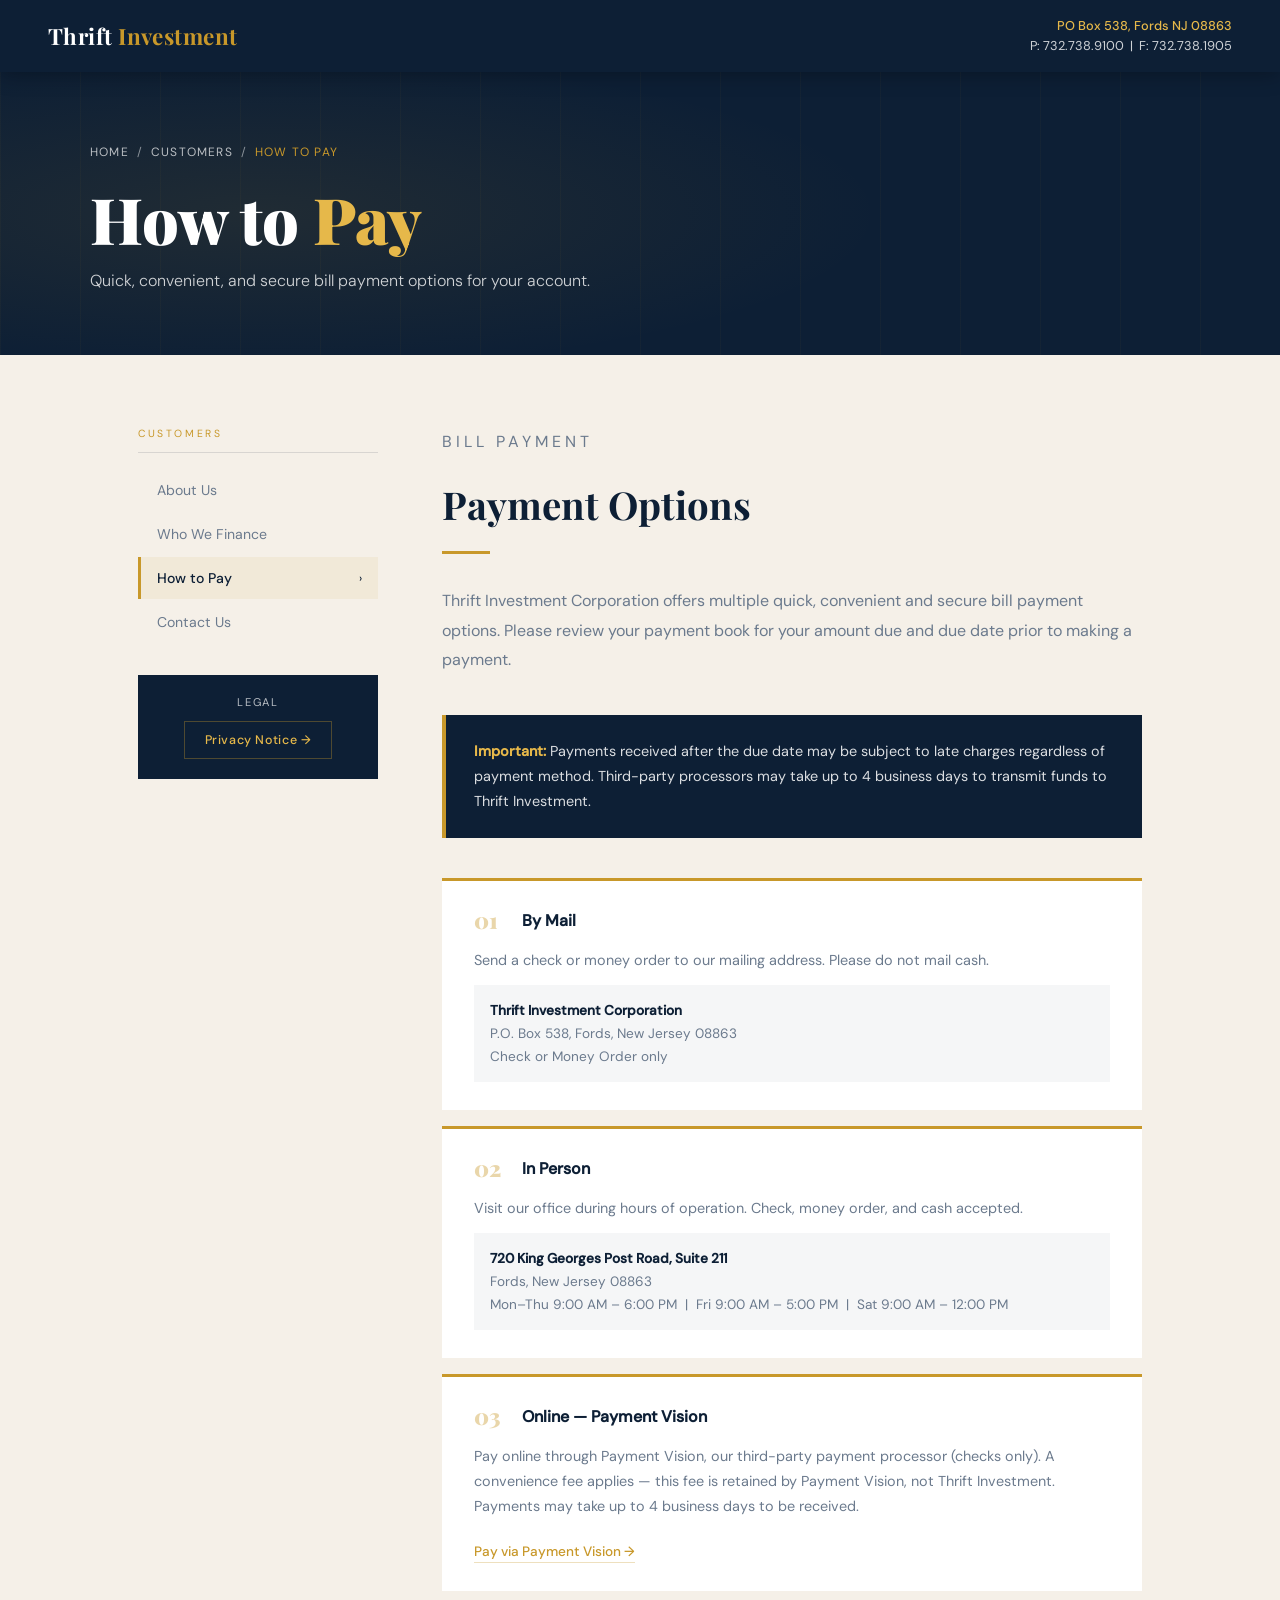
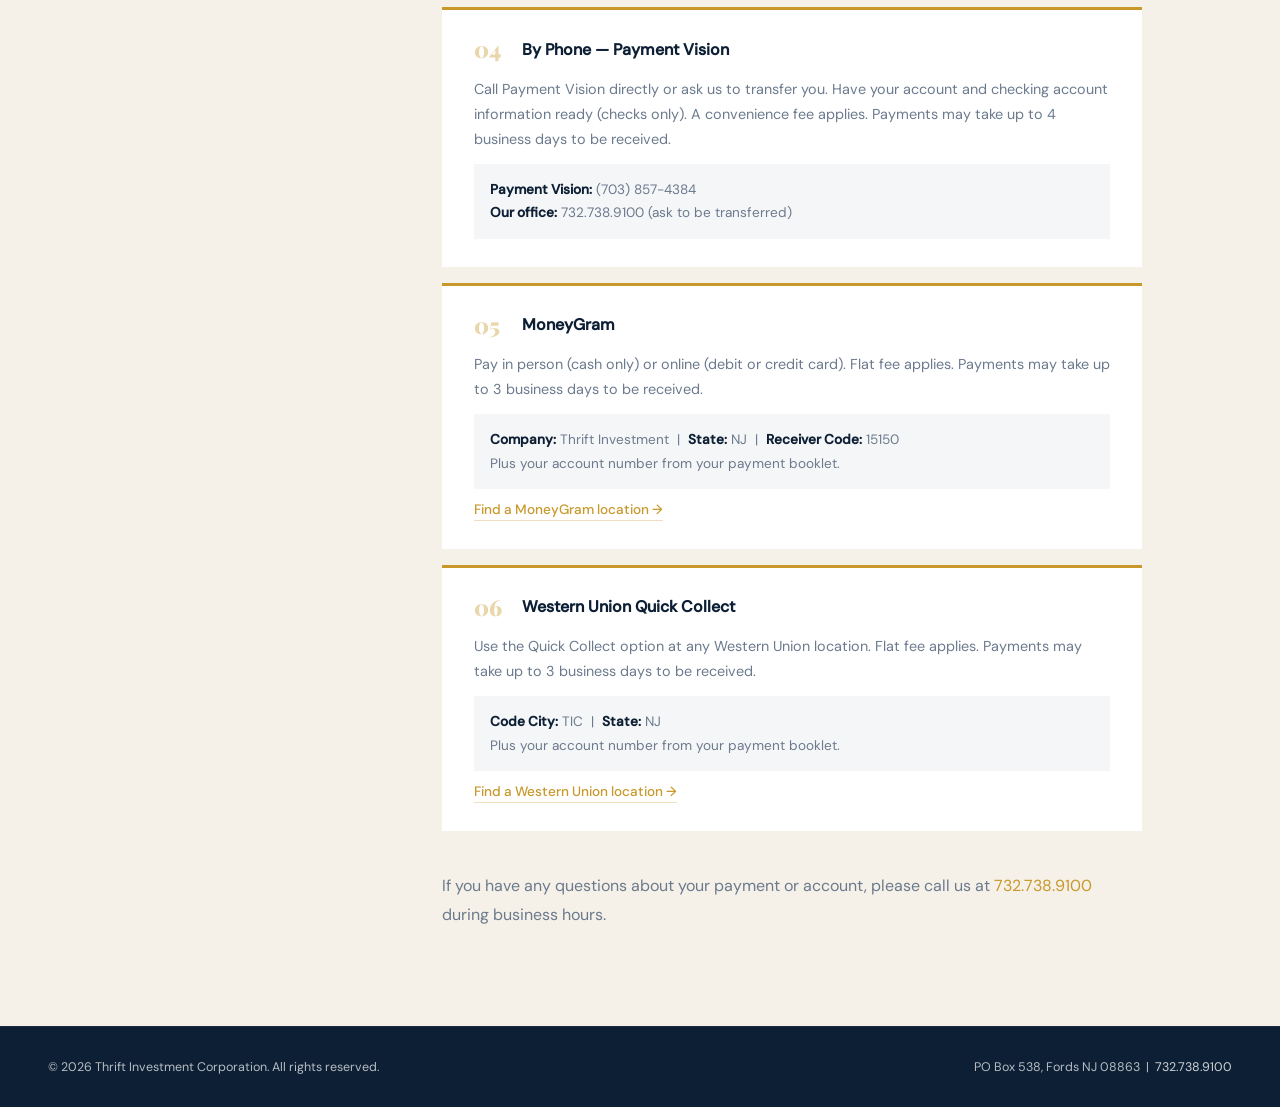
<file: cust-pay.html>
<!DOCTYPE html>
<html lang="en">
<head>
  <meta charset="utf-8">
  <meta name="viewport" content="width=device-width, initial-scale=1">
  <meta http-equiv="X-UA-Compatible" content="IE=edge">
  <meta name="description" content="Bill payment options for Thrift Investment Corporation customers — mail, in person, online via Payment Vision, MoneyGram, and Western Union.">
  <title>Customers — How to Pay | Thrift Investment</title>
  <link rel="stylesheet" href="fonts/fonts.css">
  <style>
    *, *::before, *::after { box-sizing: border-box; margin: 0; padding: 0; }
    :root {
      --navy:  #0d1f35; --navy2: #152d4a;
      --gold:  #c8982a; --gold2: #e6b84a;
      --cream: #f5f0e8; --white: #ffffff; --gray: #6b7a8d;
    }
    html { scroll-behavior: smooth; }
    body { font-family: 'DM Sans', sans-serif; background: var(--cream); color: var(--navy); overflow-x: hidden; }

    header { background: var(--navy); padding: 0 48px; display: flex; align-items: center; justify-content: space-between; height: 72px; position: sticky; top: 0; z-index: 100; box-shadow: 0 2px 20px rgba(0,0,0,.3); }
    .logo-text { font-family: 'Playfair Display', serif; font-size: 1.4rem; font-weight: 700; color: var(--white); letter-spacing: 0.02em; text-decoration: none; }
    .logo-text span { color: var(--gold); }
    .header-contact { font-size: 0.8rem; color: rgba(255,255,255,.8); text-align: right; line-height: 1.6; }
    .header-contact strong { color: var(--gold2); font-weight: 500; }

    .page-hero { background: var(--navy); padding: 72px 48px 64px; position: relative; overflow: hidden; }
    .page-hero::before { content: ''; position: absolute; inset: 0; background: radial-gradient(ellipse 70% 80% at 20% 50%, rgba(200,152,42,.1) 0%, transparent 70%); pointer-events: none; }
    .page-hero::after { content: ''; position: absolute; inset: 0; background-image: repeating-linear-gradient(90deg, rgba(200,152,42,.04) 0px, rgba(200,152,42,.04) 1px, transparent 1px, transparent 80px); pointer-events: none; }
    .page-hero-inner { max-width: 1100px; margin: 0 auto; position: relative; z-index: 2; }
    .breadcrumb { display: flex; align-items: center; gap: 8px; margin-bottom: 24px; font-size: 0.75rem; letter-spacing: 0.1em; text-transform: uppercase; }
    .breadcrumb a { color: rgba(255,255,255,.7); text-decoration: none; transition: color .2s; }
    .breadcrumb a:hover { color: var(--gold); }
    .breadcrumb span { color: rgba(255,255,255,.5); }
    .breadcrumb .current { color: var(--gold); }
    .page-hero h1 { font-family: 'Playfair Display', serif; font-size: clamp(2.4rem, 5vw, 4rem); font-weight: 900; color: var(--white); line-height: 1.1; margin-bottom: 16px; opacity: 0; animation: fadeUp .6s .1s forwards; }
    .page-hero h1 em { font-style: normal; color: var(--gold2); }
    .page-hero-sub { font-size: 1rem; color: rgba(255,255,255,.8); font-weight: 300; opacity: 0; animation: fadeUp .6s .25s forwards; }

    .page-body { max-width: 1100px; margin: 0 auto; padding: 72px 48px; display: grid; grid-template-columns: 240px 1fr; gap: 64px; align-items: start; }

    .sidebar { position: sticky; top: 96px; opacity: 0; animation: fadeUp .6s .3s forwards; }
    .sidebar-label { font-size: 0.65rem; letter-spacing: 0.25em; text-transform: uppercase; color: var(--gold); margin-bottom: 16px; padding-bottom: 12px; border-bottom: 1px solid rgba(13,31,53,.12); }
    .sidebar nav { display: flex; flex-direction: column; gap: 2px; }
    .sidebar nav a { display: flex; align-items: center; justify-content: space-between; padding: 12px 16px; font-size: 0.88rem; font-weight: 400; color: var(--gray); text-decoration: none; border-left: 3px solid transparent; transition: all .2s; }
    .sidebar nav a:hover { color: var(--navy); border-left-color: var(--gold); background: rgba(200,152,42,.06); text-decoration: underline;   text-decoration: underline;
    }
    .sidebar nav a.active { color: var(--navy); border-left-color: var(--gold); background: rgba(200,152,42,.08); font-weight: 500; }
    .sidebar nav a .arrow { opacity: 0; transition: opacity .2s; font-size: 0.7rem; }
    .sidebar nav a:hover .arrow, .sidebar nav a.active .arrow { opacity: 1; }
    .sidebar-privacy { margin-top: 32px; background: var(--navy); padding: 20px; text-align: center; }
    .sidebar-privacy p { font-size: 0.7rem; letter-spacing: 0.15em; text-transform: uppercase; color: rgba(255,255,255,.7); margin-bottom: 12px; }
    .sidebar-privacy a { display: inline-block; color: var(--gold2); font-size: 0.78rem; font-weight: 500; letter-spacing: 0.05em; text-decoration: none; padding: 10px 20px; border: 1px solid rgba(200,152,42,.35); transition: all .2s; }
    .sidebar-privacy a:hover { background: rgba(200,152,42,.1); border-color: var(--gold); }

    .content { opacity: 0; animation: fadeUp .6s .4s forwards; }
    .content-label { font-size: 0.7rem; letter-spacing: 0.25em; text-transform: uppercase; color: var(--gold); margin-bottom: 16px; }
    .content h2 { font-family: 'Playfair Display', serif; font-size: clamp(1.8rem, 3vw, 2.6rem); font-weight: 700; color: var(--navy); line-height: 1.2; }
    .content-divider { width: 48px; height: 3px; background: var(--gold); margin: 24px 0 32px; }
    .content p { font-size: 1rem; color: var(--gray); line-height: 1.85; margin-bottom: 24px; }

    /* payment method cards */
    .payment-methods { display: flex; flex-direction: column; gap: 16px; margin: 16px 0 40px; }

    .payment-card { background: var(--white); border-top: 3px solid var(--gold); padding: 28px 32px; }
    .payment-card-header { display: flex; align-items: center; gap: 16px; margin-bottom: 16px; }
    .payment-num { font-family: 'Playfair Display', serif; font-size: 1.4rem; font-weight: 900; color: rgba(200,152,42,.4); line-height: 1; flex-shrink: 0; width: 32px; }
    .payment-card h3 { font-size: 1rem; font-weight: 600; color: var(--navy); }
    .payment-card p { font-size: 0.9rem; color: var(--gray); line-height: 1.75; margin: 0 0 12px; }
    .payment-card p:last-child { margin: 0; }

    .payment-detail { background: rgba(13,31,53,.04); padding: 14px 16px; margin-top: 12px; font-size: 0.85rem; color: var(--gray); line-height: 1.7; }
    .payment-detail strong { color: var(--navy); }

    .payment-link { display: inline-flex; align-items: center; gap: 6px; color: var(--gold); font-size: 0.85rem; font-weight: 500; text-decoration: none; margin-top: 12px; border-bottom: 1px solid rgba(200,152,42,.3); padding-bottom: 2px; transition: all .2s; }
    .payment-link:hover { color: var(--gold2); border-color: var(--gold2); }

    .warning-card { background: var(--navy); border-left: 4px solid var(--gold); padding: 24px 28px; margin: 40px 0; }
    .warning-card p { color: rgba(255,255,255,.85); font-size: 0.9rem; line-height: 1.75; margin: 0; }
    .warning-card strong { color: var(--gold2); }

    footer { background: var(--navy); border-top: 1px solid rgba(255,255,255,.06); padding: 32px 48px; display: flex; align-items: center; justify-content: space-between; flex-wrap: wrap; gap: 16px; }
    footer p { font-size: 0.78rem; color: rgba(255,255,255,.7); }
    footer a { color: rgba(255,255,255,.8); text-decoration: none; }
    footer a:hover { color: var(--gold); }

    @keyframes fadeUp { from { opacity: 0; transform: translateY(18px); } to { opacity: 1; transform: translateY(0); } }

    @media (max-width: 768px) {
      header { padding: 0 24px; }
      .page-hero { padding: 48px 24px 40px; }
      .page-body { grid-template-columns: 1fr; padding: 40px 24px; gap: 40px; }
      .sidebar { position: static; }
      footer { padding: 24px; flex-direction: column; text-align: center; }
    }
  </style>
</head>
<body>

  <header>
    <a href="index.html" class="logo-text">Thrift <span>Investment</span></a>
    <div class="header-contact">
      <strong>PO Box 538, Fords NJ 08863</strong><br>
      P: 732.738.9100 &nbsp;|&nbsp; F: 732.738.1905
    </div>
  </header>

  <section class="page-hero">
    <div class="page-hero-inner">
      <div class="breadcrumb">
        <a href="index.html">Home</a><span>/</span>
        <a href="cust-aboutus.html">Customers</a><span>/</span>
        <span class="current">How to Pay</span>
      </div>
      <h1>How to <em>Pay</em></h1>
      <p class="page-hero-sub">Quick, convenient, and secure bill payment options for your account.</p>
    </div>
  </section>

  <main class="page-body">
    <aside class="sidebar">
      <p class="sidebar-label">Customers</p>
      <nav>
        <a href="cust-aboutus.html">About Us <span class="arrow">›</span></a>
        <a href="cust-finance.html">Who We Finance <span class="arrow">›</span></a>
        <a href="cust-pay.html" class="active">How to Pay <span class="arrow">›</span></a>
        <a href="cust-contact.html">Contact Us <span class="arrow">›</span></a>
      </nav>
      <div class="sidebar-privacy">
        <p>Legal</p>
        <a href="https://thriftinvestment.com/images/pdf/Privacy_Policy.pdf" target="_blank" rel="noopener">Privacy Notice &rarr;</a>
      </div>
    </aside>

    <div class="content">
      <p class="content-label">Bill Payment</p>
      <h2>Payment Options</h2>
      <div class="content-divider"></div>

      <p>Thrift Investment Corporation offers multiple quick, convenient and secure bill payment options. Please review your payment book for your amount due and due date prior to making a payment.</p>

      <div class="warning-card">
        <p><strong>Important:</strong> Payments received after the due date may be subject to late charges regardless of payment method. Third-party processors may take up to 4 business days to transmit funds to Thrift Investment.</p>
      </div>

      <div class="payment-methods">

        <div class="payment-card">
          <div class="payment-card-header">
            <span class="payment-num">01</span>
            <h3>By Mail</h3>
          </div>
          <p>Send a check or money order to our mailing address. Please do not mail cash.</p>
          <div class="payment-detail">
            <strong>Thrift Investment Corporation</strong><br>
            P.O. Box 538, Fords, New Jersey 08863<br>
            Check or Money Order only
          </div>
        </div>

        <div class="payment-card">
          <div class="payment-card-header">
            <span class="payment-num">02</span>
            <h3>In Person</h3>
          </div>
          <p>Visit our office during hours of operation. Check, money order, and cash accepted.</p>
          <div class="payment-detail">
            <strong>720 King Georges Post Road, Suite 211</strong><br>
            Fords, New Jersey 08863<br>
            Mon–Thu 9:00 AM – 6:00 PM &nbsp;|&nbsp; Fri 9:00 AM – 5:00 PM &nbsp;|&nbsp; Sat 9:00 AM – 12:00 PM
          </div>
        </div>

        <div class="payment-card">
          <div class="payment-card-header">
            <span class="payment-num">03</span>
            <h3>Online — Payment Vision</h3>
          </div>
          <p>Pay online through Payment Vision, our third-party payment processor (checks only). A convenience fee applies — this fee is retained by Payment Vision, not Thrift Investment. Payments may take up to 4 business days to be received.</p>
          <a href="https://web.paymentvision.com/ThriftInvestment/Login.aspx" target="_blank" rel="noopener" class="payment-link">Pay via Payment Vision &rarr;</a>
        </div>

        <div class="payment-card">
          <div class="payment-card-header">
            <span class="payment-num">04</span>
            <h3>By Phone — Payment Vision</h3>
          </div>
          <p>Call Payment Vision directly or ask us to transfer you. Have your account and checking account information ready (checks only). A convenience fee applies. Payments may take up to 4 business days to be received.</p>
          <div class="payment-detail">
            <strong>Payment Vision:</strong> (703) 857-4384<br>
            <strong>Our office:</strong> 732.738.9100 (ask to be transferred)
          </div>
        </div>

        <div class="payment-card">
          <div class="payment-card-header">
            <span class="payment-num">05</span>
            <h3>MoneyGram</h3>
          </div>
          <p>Pay in person (cash only) or online (debit or credit card). Flat fee applies. Payments may take up to 3 business days to be received.</p>
          <div class="payment-detail">
            <strong>Company:</strong> Thrift Investment &nbsp;|&nbsp;
            <strong>State:</strong> NJ &nbsp;|&nbsp;
            <strong>Receiver Code:</strong> 15150<br>
            Plus your account number from your payment booklet.
          </div>
          <a href="https://www.moneygram.com" target="_blank" rel="noopener" class="payment-link">Find a MoneyGram location &rarr;</a>
        </div>

        <div class="payment-card">
          <div class="payment-card-header">
            <span class="payment-num">06</span>
            <h3>Western Union Quick Collect</h3>
          </div>
          <p>Use the Quick Collect option at any Western Union location. Flat fee applies. Payments may take up to 3 business days to be received.</p>
          <div class="payment-detail">
            <strong>Code City:</strong> TIC &nbsp;|&nbsp;
            <strong>State:</strong> NJ<br>
            Plus your account number from your payment booklet.
          </div>
          <a href="https://www.westernunion.com" target="_blank" rel="noopener" class="payment-link">Find a Western Union location &rarr;</a>
        </div>

      </div>

      <p>If you have any questions about your payment or account, please call us at <a href="tel:7327389100" style="color: var(--gold); text-decoration: none;">732.738.9100</a> during business hours.</p>
    </div>
  </main>

  <footer>
    <p>&copy; 2026 Thrift Investment Corporation. All rights reserved.</p>
    <p>PO Box 538, Fords NJ 08863 &nbsp;|&nbsp; <a href="tel:7327389100">732.738.9100</a></p>
  </footer>

</body>
</html>
</file>
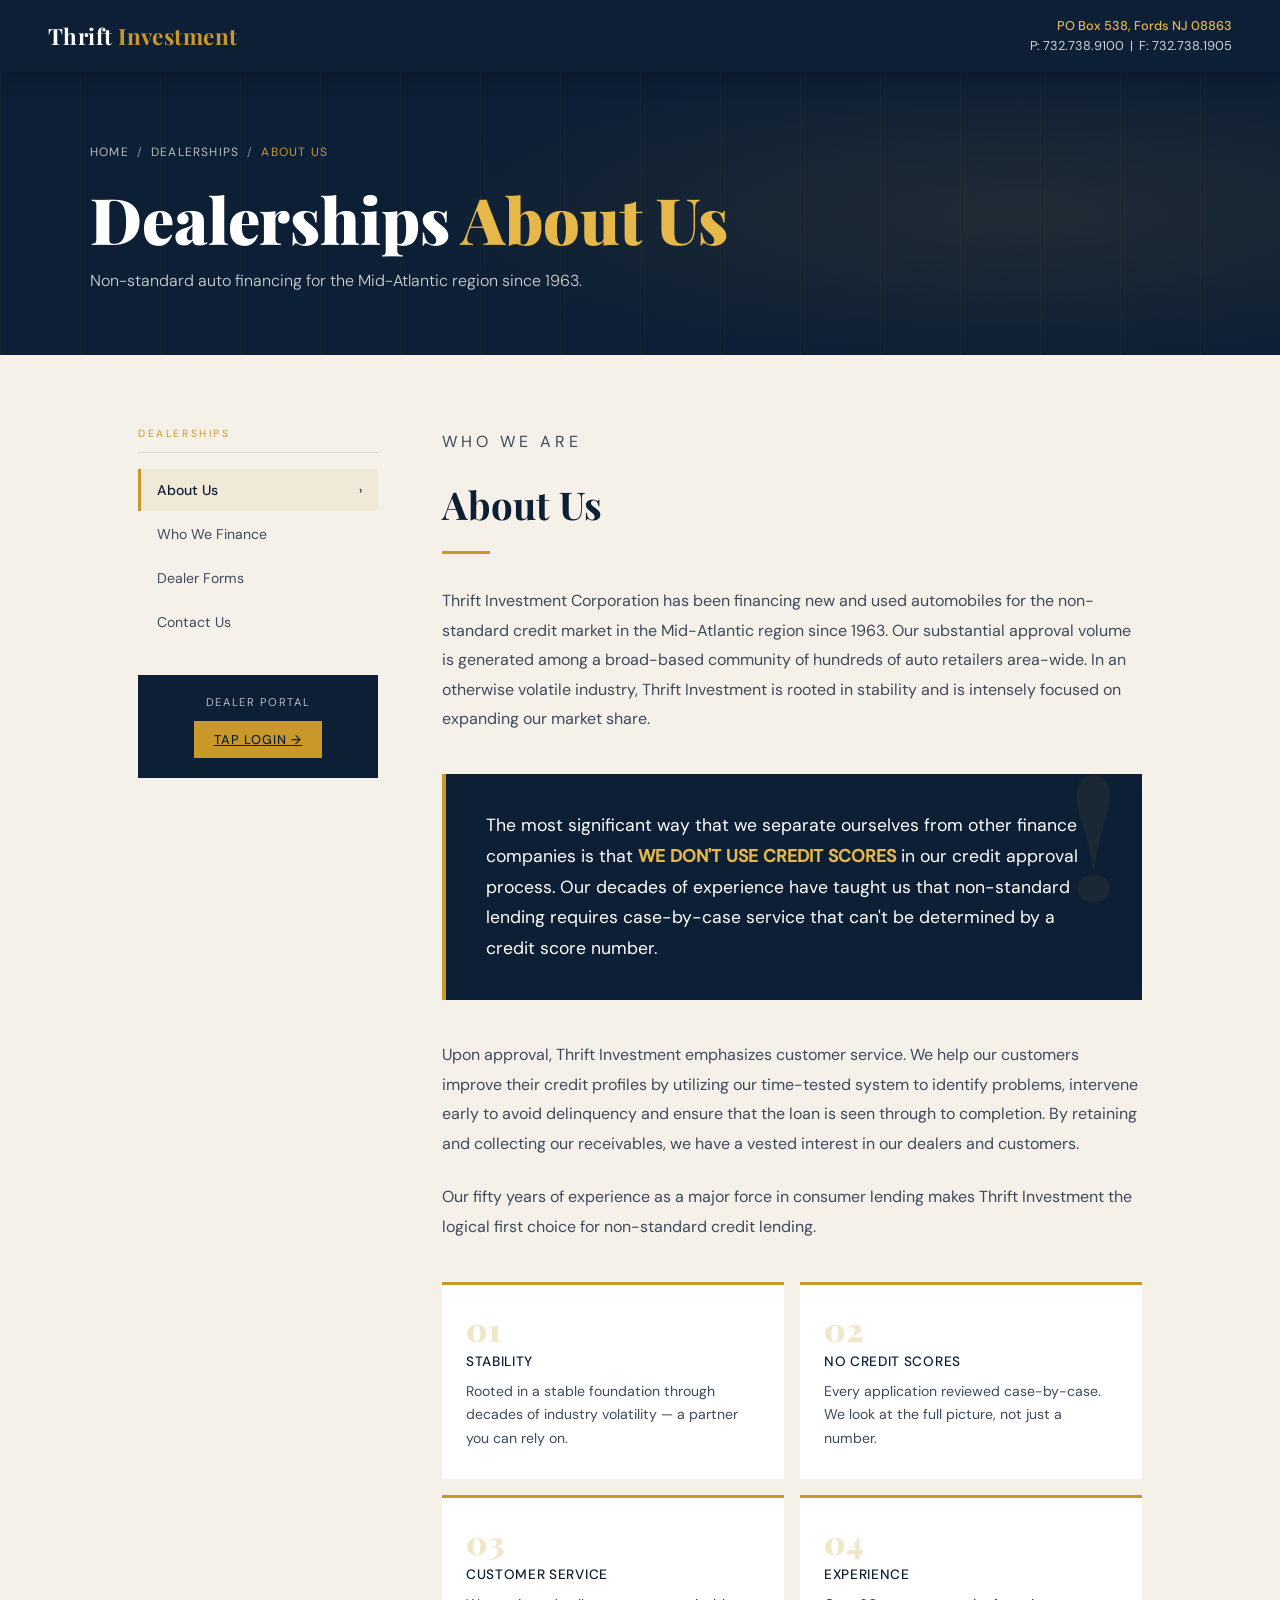
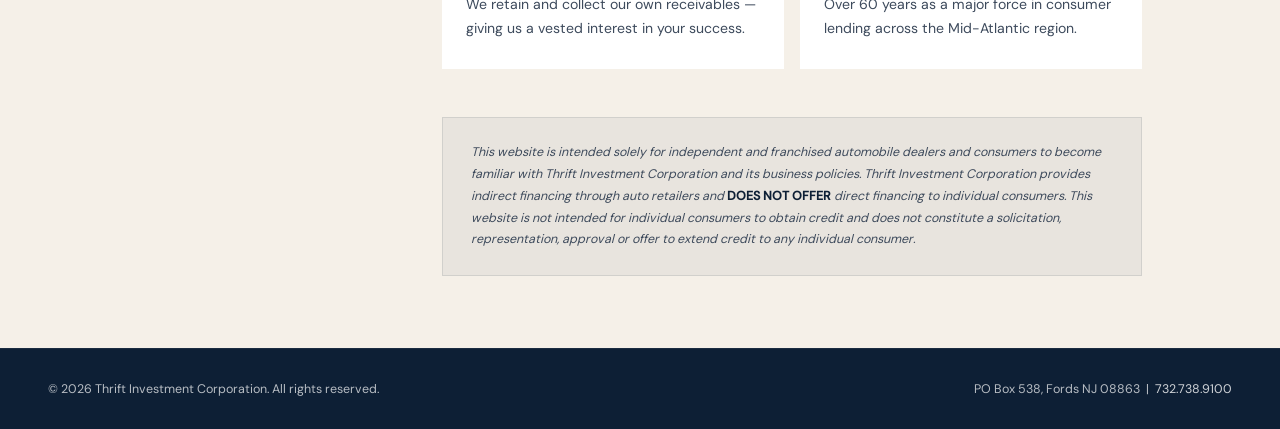
<file: deal-aboutus.html>
<!DOCTYPE html>
<html lang="en">
<head>
  <meta charset="utf-8">
  <meta name="viewport" content="width=device-width, initial-scale=1">
  <meta http-equiv="X-UA-Compatible" content="IE=edge">
  <meta name="description" content="About Thrift Investment Corporation — non-standard auto financing for Mid-Atlantic dealerships since 1963. No credit scores used in our approval process.">
  <title>Dealerships — About Us | Thrift Investment</title>

  <link rel="stylesheet" href="fonts/fonts.css">

  <style>
    *, *::before, *::after { box-sizing: border-box; margin: 0; padding: 0; }

    :root {
      --navy:  #0d1f35;
      --navy2: #152d4a;
      --gold:  #c8982a;
      --gold2: #e6b84a;
      --cream: #f5f0e8;
      --white: #ffffff;
      --gray:  #6b7a8d;
    }

    html { scroll-behavior: smooth; }
    body {
      font-family: 'DM Sans', sans-serif;
      background: var(--cream);
      color: var(--navy);
      overflow-x: hidden;
    }

    /* ── HEADER ── */
    header {
      background: var(--navy);
      padding: 0 48px;
      display: flex;
      align-items: center;
      justify-content: space-between;
      height: 72px;
      position: sticky;
      top: 0;
      z-index: 100;
      box-shadow: 0 2px 20px rgba(0,0,0,.3);
    }

    .logo-text {
      font-family: 'Playfair Display', serif;
      font-size: 1.4rem;
      font-weight: 700;
      color: var(--white);
      letter-spacing: 0.02em;
      text-decoration: none;
    }
    .logo-text span { color: var(--gold); }

    .header-contact {
      font-size: 0.8rem;
      color: rgba(255,255,255,.8);
      text-align: right;
      line-height: 1.6;
    }
    .header-contact strong { color: var(--gold2); font-weight: 500; }

    /* ── PAGE HERO ── */
    .page-hero {
      background: var(--navy);
      padding: 72px 48px 64px;
      position: relative;
      overflow: hidden;
    }

    .page-hero::before {
      content: '';
      position: absolute;
      inset: 0;
      background: radial-gradient(ellipse 70% 80% at 80% 50%, rgba(200,152,42,.1) 0%, transparent 70%);
      pointer-events: none;
    }

    .page-hero::after {
      content: '';
      position: absolute;
      top: 0; left: 0; right: 0; bottom: 0;
      background-image: repeating-linear-gradient(
        90deg,
        rgba(200,152,42,.04) 0px,
        rgba(200,152,42,.04) 1px,
        transparent 1px,
        transparent 80px
      );
      pointer-events: none;
    }

    .page-hero-inner {
      max-width: 1100px;
      margin: 0 auto;
      position: relative;
      z-index: 2;
    }

    .breadcrumb {
      display: flex;
      align-items: center;
      gap: 8px;
      margin-bottom: 24px;
      font-size: 0.75rem;
      letter-spacing: 0.1em;
      text-transform: uppercase;
    }
    .breadcrumb a {
      color: rgba(255,255,255,.7);
      text-decoration: none;
      transition: color .2s;
    }
    .breadcrumb a:hover { color: var(--gold); }
    .breadcrumb span { color: rgba(255,255,255,.5); }
    .breadcrumb .current { color: var(--gold); }

    .page-hero h1 {
      font-family: 'Playfair Display', serif;
      font-size: clamp(2.4rem, 5vw, 4rem);
      font-weight: 900;
      color: var(--white);
      line-height: 1.1;
      margin-bottom: 16px;
      opacity: 0;
      animation: fadeUp .6s .1s forwards;
    }

    .page-hero h1 em {
      font-style: normal;
      color: var(--gold2);
    }

    .page-hero-sub {
      font-size: 1rem;
      color: rgba(255,255,255,.8);
      font-weight: 300;
      opacity: 0;
      animation: fadeUp .6s .25s forwards;
    }

    /* ── LAYOUT ── */
    .page-body {
      max-width: 1100px;
      margin: 0 auto;
      padding: 72px 48px;
      display: grid;
      grid-template-columns: 240px 1fr;
      gap: 64px;
      align-items: start;
    }

    /* ── SIDEBAR NAV ── */
    .sidebar {
      position: sticky;
      top: 96px;
      opacity: 0;
      animation: fadeUp .6s .3s forwards;
    }

    .sidebar-label {
      font-size: 0.65rem;
      letter-spacing: 0.25em;
      text-transform: uppercase;
      color: var(--gold);
      margin-bottom: 16px;
      padding-bottom: 12px;
      border-bottom: 1px solid rgba(13,31,53,.12);
    }

    .sidebar nav {
      display: flex;
      flex-direction: column;
      gap: 2px;
    }

    .sidebar nav a {
      display: flex;
      align-items: center;
      justify-content: space-between;
      padding: 12px 16px;
      font-size: 0.88rem;
      font-weight: 400;
      color: #3d4a5c;
      text-decoration: none;
      border-left: 3px solid transparent;
      transition: all .2s;
    }

    .sidebar nav a:hover {
      color: var(--navy);
      border-left-color: var(--gold);
      background: rgba(200,152,42,.06);
      text-decoration: underline;
    }

    .sidebar nav a.active {
      color: var(--navy);
      border-left-color: var(--gold);
      background: rgba(200,152,42,.08);
      font-weight: 500;
    }

    .sidebar nav a .arrow { opacity: 0; transition: opacity .2s; font-size: 0.7rem; }
    .sidebar nav a:hover .arrow,
    .sidebar nav a.active .arrow { opacity: 1; }

    .sidebar-tap {
      margin-top: 32px;
      background: var(--navy);
      padding: 20px;
      text-align: center;
    }

    .sidebar-tap p {
      font-size: 0.7rem;
      letter-spacing: 0.15em;
      text-transform: uppercase;
      color: rgba(255,255,255,.7);
      margin-bottom: 12px;
    }

    .sidebar-tap a {
      display: inline-block;
      background: var(--gold);
      color: var(--navy);
      font-size: 0.8rem;
      font-weight: 500;
      letter-spacing: 0.08em;
      text-transform: uppercase;
      text-decoration: none;
      padding: 10px 20px;
      transition: background .2s;
      text-decoration: underline;
    }
    .sidebar-tap a:hover { background: var(--gold2); }

    /* ── MAIN CONTENT ── */
    .content {
      opacity: 0;
      animation: fadeUp .6s .4s forwards;
    }

    .content-label {
      font-size: 0.7rem;
      letter-spacing: 0.25em;
      text-transform: uppercase;
      color: var(--gold);
      margin-bottom: 16px;
    }

    .content h2 {
      font-family: 'Playfair Display', serif;
      font-size: clamp(1.8rem, 3vw, 2.6rem);
      font-weight: 700;
      color: var(--navy);
      line-height: 1.2;
      margin-bottom: 0;
    }

    .content-divider {
      width: 48px;
      height: 3px;
      background: var(--gold);
      margin: 24px 0 32px;
    }

    .content p {
      font-size: 1rem;
      color: #3d4a5c;
      line-height: 1.85;
      margin-bottom: 24px;
    }

    /* highlight card */
    .highlight-card {
      background: var(--navy);
      padding: 36px 40px;
      margin: 40px 0;
      border-left: 4px solid var(--gold);
      position: relative;
      overflow: hidden;
    }

    .highlight-card::before {
      content: '!';
      font-family: 'Playfair Display', serif;
      font-size: 10rem;
      font-weight: 900;
      color: rgba(200,152,42,.07);
      position: absolute;
      right: 24px;
      top: -20px;
      line-height: 1;
      pointer-events: none;
    }

    .highlight-card p {
      color: var(--white);
      font-size: 1.1rem;
      font-weight: 400;
      line-height: 1.75;
      margin: 0;
      position: relative;
      z-index: 1;
    }

    .highlight-card strong {
      color: var(--gold2);
      font-weight: 600;
    }

    /* pillars */
    .pillars {
      display: grid;
      grid-template-columns: 1fr 1fr;
      gap: 16px;
      margin: 40px 0;
    }

    .pillar {
      background: var(--white);
      padding: 28px 28px 28px 24px;
      border-top: 3px solid var(--gold);
    }

    .pillar-num {
      font-family: 'Playfair Display', serif;
      font-size: 2rem;
      font-weight: 900;
      color: rgba(200,152,42,.25);
      line-height: 1;
      margin-bottom: 8px;
    }

    .pillar h3 {
      font-size: 0.85rem;
      font-weight: 500;
      letter-spacing: 0.05em;
      text-transform: uppercase;
      color: var(--navy);
      margin-bottom: 10px;
    }

    .pillar p {
      font-size: 0.88rem;
      color: #3d4a5c;
      line-height: 1.7;
      margin: 0;
    }

    /* disclaimer */
    .disclaimer {
      margin-top: 48px;
      padding: 24px 28px;
      background: rgba(13,31,53,.05);
      border: 1px solid rgba(13,31,53,.1);
    }

    .disclaimer p {
      font-size: 0.78rem;
      color: #3d4a5c;
      line-height: 1.75;
      margin: 0;
      font-style: italic;
    }

    .disclaimer strong { color: var(--navy); font-style: normal; }

    /* ── FOOTER ── */
    footer {
      background: var(--navy);
      border-top: 1px solid rgba(255,255,255,.06);
      padding: 32px 48px;
      display: flex;
      align-items: center;
      justify-content: space-between;
      flex-wrap: wrap;
      gap: 16px;
    }

    footer p { font-size: 0.78rem; color: rgba(255,255,255,.7); }
    footer a { color: rgba(255,255,255,.8); text-decoration: none; }
    footer a:hover { color: var(--gold); }

    /* ── ANIMATIONS ── */
    @keyframes fadeUp {
      from { opacity: 0; transform: translateY(18px); }
      to   { opacity: 1; transform: translateY(0); }
    }

    /* ── RESPONSIVE ── */
    @media (max-width: 768px) {
      header { padding: 0 24px; }
      .page-hero { padding: 48px 24px 40px; }
      .page-body { grid-template-columns: 1fr; padding: 40px 24px; gap: 40px; }
      .sidebar { position: static; }
      .pillars { grid-template-columns: 1fr; }
      footer { padding: 24px; flex-direction: column; text-align: center; }
    }
  </style>
</head>
<body>

  <!-- HEADER -->
  <header>
    <a href="index.html" class="logo-text">Thrift <span>Investment</span></a>
    <div class="header-contact">
      <strong>PO Box 538, Fords NJ 08863</strong><br>
      P: 732.738.9100 &nbsp;|&nbsp; F: 732.738.1905
    </div>
  </header>

  <!-- PAGE HERO -->
  <section class="page-hero">
    <div class="page-hero-inner">
      <div class="breadcrumb">
        <a href="index.html">Home</a>
        <span>/</span>
        <a href="#">Dealerships</a>
        <span>/</span>
        <span class="current">About Us</span>
      </div>
      <h1>Dealerships <em>About Us</em></h1>
      <p class="page-hero-sub">Non-standard auto financing for the Mid-Atlantic region since 1963.</p>
    </div>
  </section>

  <!-- BODY -->
  <main class="page-body">

    <!-- SIDEBAR -->
    <aside class="sidebar">
      <p class="sidebar-label">Dealerships</p>
      <nav>
        <a href="deal-aboutus.html" class="active">About Us <span class="arrow">›</span></a>
        <a href="deal-finance.html">Who We Finance <span class="arrow">›</span></a>
        <a href="deal-forms.html">Dealer Forms <span class="arrow">›</span></a>
        <a href="deal-contact.html">Contact Us <span class="arrow">›</span></a>
      </nav>
      <div class="sidebar-tap">
        <p>Dealer Portal</p>
        <a href="https://www.carletonasp.com/ThriftInvestment/LogIn.asp" target="_blank" rel="noopener">TAP Login &rarr;</a>
      </div>
    </aside>

    <!-- CONTENT -->
    <div class="content">
      <p class="content-label">Who We Are</p>
      <h2>About Us</h2>
      <div class="content-divider"></div>

      <p>Thrift Investment Corporation has been financing new and used automobiles for the non-standard credit market in the Mid-Atlantic region since 1963. Our substantial approval volume is generated among a broad-based community of hundreds of auto retailers area-wide. In an otherwise volatile industry, Thrift Investment is rooted in stability and is intensely focused on expanding our market share.</p>

      <div class="highlight-card">
        <p>The most significant way that we separate ourselves from other finance companies is that <strong>WE DON'T USE CREDIT SCORES</strong> in our credit approval process. Our decades of experience have taught us that non-standard lending requires case-by-case service that can't be determined by a credit score number.</p>
      </div>

      <p>Upon approval, Thrift Investment emphasizes customer service. We help our customers improve their credit profiles by utilizing our time-tested system to identify problems, intervene early to avoid delinquency and ensure that the loan is seen through to completion. By retaining and collecting our receivables, we have a vested interest in our dealers and customers.</p>

      <p>Our fifty years of experience as a major force in consumer lending makes Thrift Investment the logical first choice for non-standard credit lending.</p>

      <div class="pillars">
        <div class="pillar">
          <div class="pillar-num">01</div>
          <h3>Stability</h3>
          <p>Rooted in a stable foundation through decades of industry volatility — a partner you can rely on.</p>
        </div>
        <div class="pillar">
          <div class="pillar-num">02</div>
          <h3>No Credit Scores</h3>
          <p>Every application reviewed case-by-case. We look at the full picture, not just a number.</p>
        </div>
        <div class="pillar">
          <div class="pillar-num">03</div>
          <h3>Customer Service</h3>
          <p>We retain and collect our own receivables — giving us a vested interest in your success.</p>
        </div>
        <div class="pillar">
          <div class="pillar-num">04</div>
          <h3>Experience</h3>
          <p>Over 60 years as a major force in consumer lending across the Mid-Atlantic region.</p>
        </div>
      </div>

      <div class="disclaimer">
        <p>This website is intended solely for independent and franchised automobile dealers and consumers to become familiar with Thrift Investment Corporation and its business policies. Thrift Investment Corporation provides indirect financing through auto retailers and <strong>DOES NOT OFFER</strong> direct financing to individual consumers. This website is not intended for individual consumers to obtain credit and does not constitute a solicitation, representation, approval or offer to extend credit to any individual consumer.</p>
      </div>
    </div>

  </main>

  <!-- FOOTER -->
  <footer>
    <p>&copy; 2026 Thrift Investment Corporation. All rights reserved.</p>
    <p>PO Box 538, Fords NJ 08863 &nbsp;|&nbsp; <a href="tel:7327389100">732.738.9100</a></p>
  </footer>

</body>
</html>
</file>
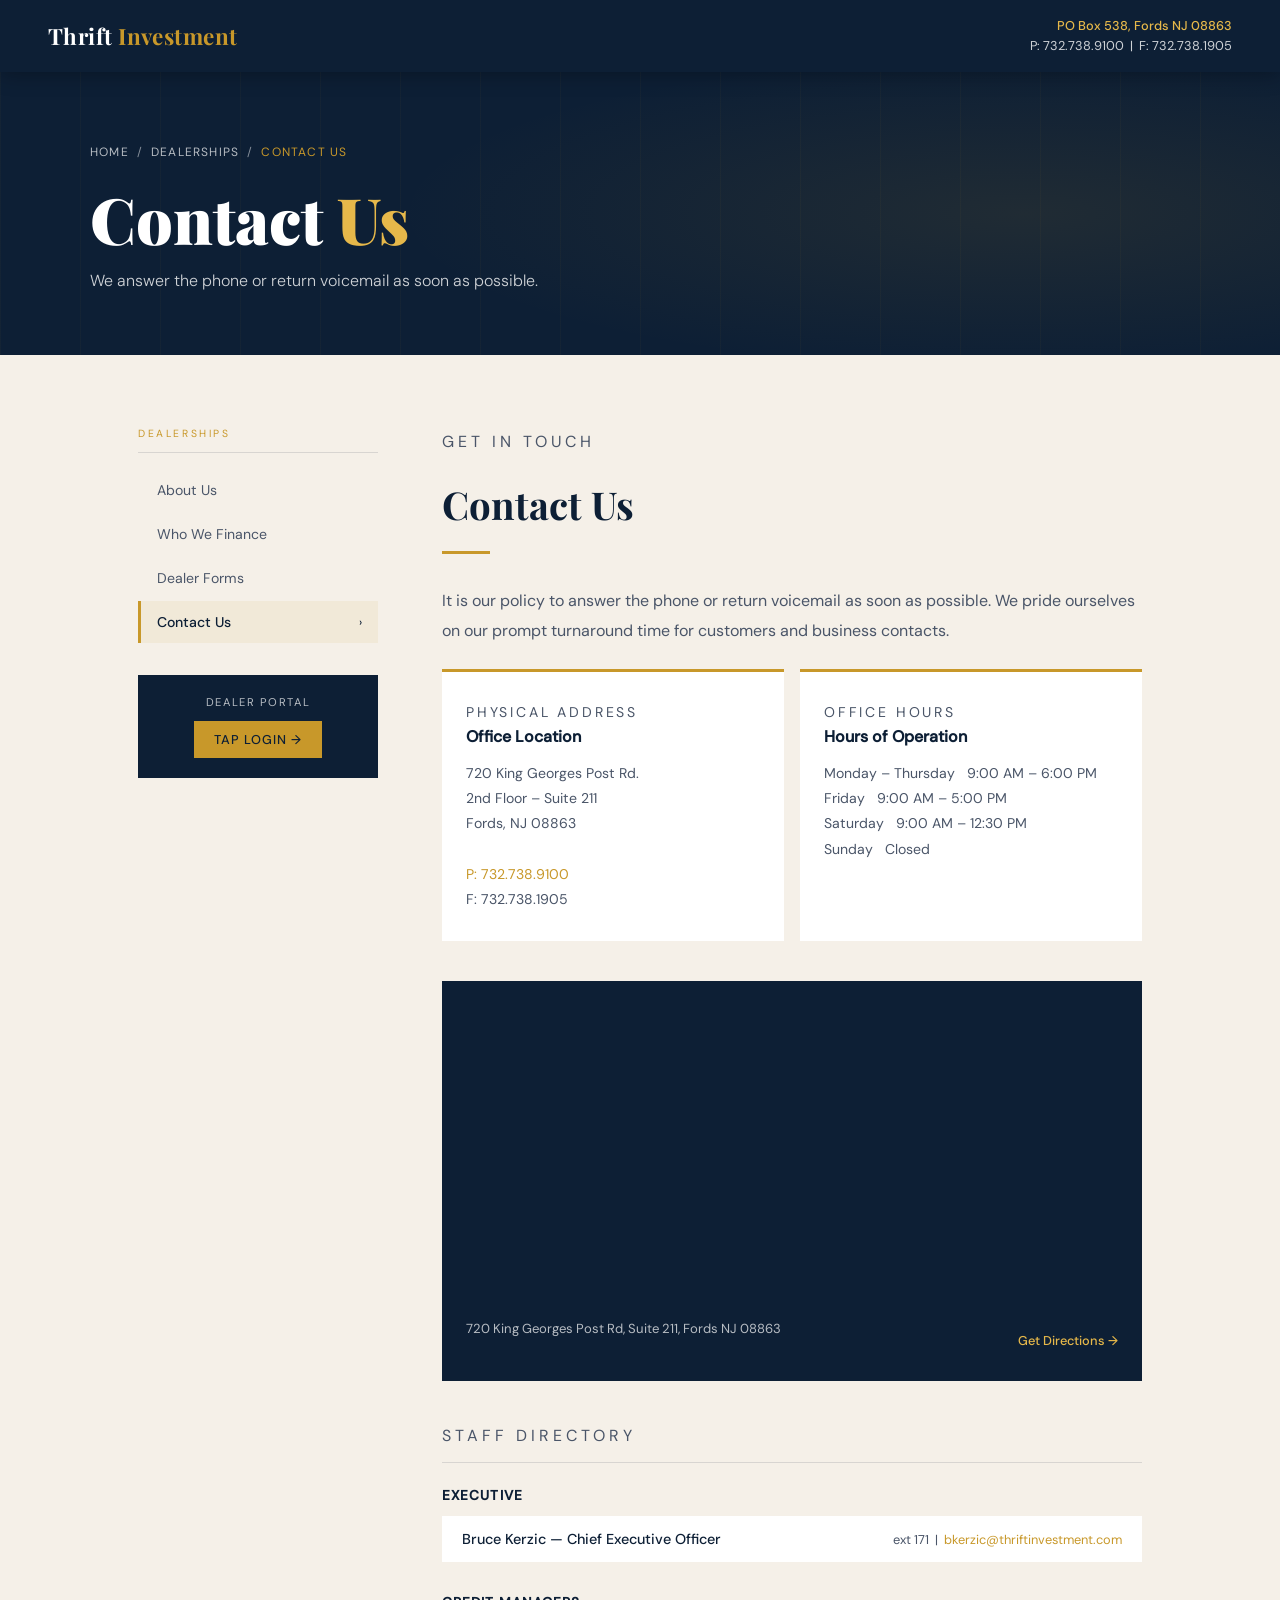
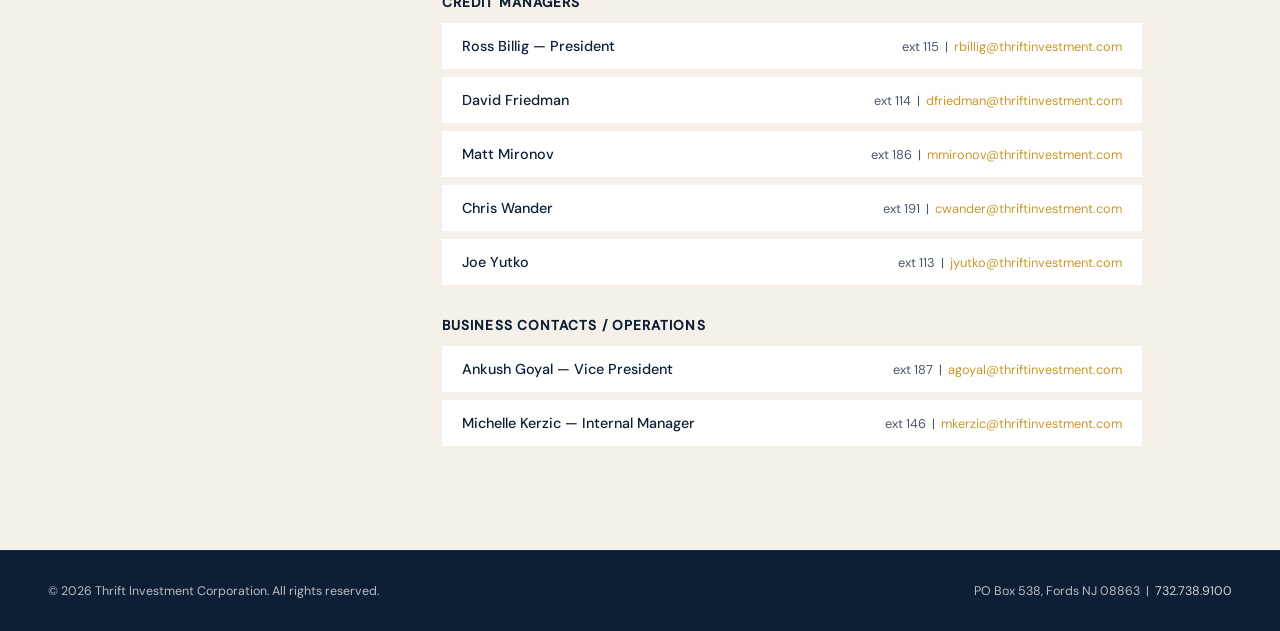
<file: deal-contact.html>
<!DOCTYPE html>
<html lang="en">
<head>
  <meta charset="utf-8">
  <meta name="viewport" content="width=device-width, initial-scale=1">
  <meta http-equiv="X-UA-Compatible" content="IE=edge">
  <meta name="description" content="Contact Thrift Investment Corporation dealership team — credit managers, executive staff, hours of operation, and office location in Fords, NJ.">
  <title>Dealerships — Contact Us | Thrift Investment</title>
  <link rel="stylesheet" href="fonts/fonts.css">
  <style>
    *, *::before, *::after { box-sizing: border-box; margin: 0; padding: 0; }
    :root { --navy:#0d1f35; --navy2:#152d4a; --gold:#c8982a; --gold2:#e6b84a; --cream:#f5f0e8; --white:#ffffff; --gray:#6b7a8d; }
    html { scroll-behavior: smooth; }
    body { font-family: 'DM Sans', sans-serif; background: var(--cream); color: var(--navy); overflow-x: hidden; }
    header { background: var(--navy); padding: 0 48px; display: flex; align-items: center; justify-content: space-between; height: 72px; position: sticky; top: 0; z-index: 100; box-shadow: 0 2px 20px rgba(0,0,0,.3); }
    .logo-text { font-family: 'Playfair Display', serif; font-size: 1.4rem; font-weight: 700; color: var(--white); letter-spacing: 0.02em; text-decoration: none; }
    .logo-text span { color: var(--gold); }
    .header-contact { font-size: 0.8rem; color: rgba(255,255,255,.8); text-align: right; line-height: 1.6; }
    .header-contact strong { color: var(--gold2); font-weight: 500; }
    .page-hero { background: var(--navy); padding: 72px 48px 64px; position: relative; overflow: hidden; }
    .page-hero::before { content:''; position:absolute; inset:0; background:radial-gradient(ellipse 70% 80% at 80% 50%, rgba(200,152,42,.1) 0%, transparent 70%); pointer-events:none; }
    .page-hero::after { content:''; position:absolute; inset:0; background-image:repeating-linear-gradient(90deg,rgba(200,152,42,.04) 0px,rgba(200,152,42,.04) 1px,transparent 1px,transparent 80px); pointer-events:none; }
    .page-hero-inner { max-width:1100px; margin:0 auto; position:relative; z-index:2; }
    .breadcrumb { display:flex; align-items:center; gap:8px; margin-bottom:24px; font-size:0.75rem; letter-spacing:0.1em; text-transform:uppercase; }
    .breadcrumb a { color:rgba(255,255,255,.7); text-decoration:none; transition:color .2s; }
    .breadcrumb a:hover { color:var(--gold); }
    .breadcrumb span { color:rgba(255,255,255,.5); }
    .breadcrumb .current { color:var(--gold); }
    .page-hero h1 { font-family:'Playfair Display',serif; font-size:clamp(2.4rem,5vw,4rem); font-weight:900; color:var(--white); line-height:1.1; margin-bottom:16px; opacity:0; animation:fadeUp .6s .1s forwards; }
    .page-hero h1 em { font-style:normal; color:var(--gold2); }
    .page-hero-sub { font-size:1rem; color:rgba(255,255,255,.8); font-weight:300; opacity:0; animation:fadeUp .6s .25s forwards; }
    .page-body { max-width:1100px; margin:0 auto; padding:72px 48px; display:grid; grid-template-columns:240px 1fr; gap:64px; align-items:start; }
    .sidebar { position:sticky; top:96px; opacity:0; animation:fadeUp .6s .3s forwards; }
    .sidebar-label { font-size:0.65rem; letter-spacing:0.25em; text-transform:uppercase; color:var(--gold); margin-bottom:16px; padding-bottom:12px; border-bottom:1px solid rgba(13,31,53,.12); }
    .sidebar nav { display:flex; flex-direction:column; gap:2px; }
    .sidebar nav a { display:flex; align-items:center; justify-content:space-between; padding:12px 16px; font-size:0.88rem; color:#4a5568; text-decoration:none; border-left:3px solid transparent; transition:all .2s; }
    .sidebar nav a:hover { color:var(--navy); border-left-color:var(--gold); background:rgba(200,152,42,.06); text-decoration:underline;   text-decoration: underline;
    }
    .sidebar nav a.active { color:var(--navy); border-left-color:var(--gold); background:rgba(200,152,42,.08); font-weight:500; }
    .sidebar nav a .arrow { opacity:0; transition:opacity .2s; font-size:0.7rem; }
    .sidebar nav a:hover .arrow, .sidebar nav a.active .arrow { opacity:1; }
    .sidebar-tap { margin-top:32px; background:var(--navy); padding:20px; text-align:center; }
    .sidebar-tap p { font-size:0.7rem; letter-spacing:0.15em; text-transform:uppercase; color:rgba(255,255,255,.7); margin-bottom:12px; }
    .sidebar-tap a { display:inline-block; background:var(--gold); color:var(--navy); font-size:0.8rem; font-weight:500; letter-spacing:0.08em; text-transform:uppercase; text-decoration:none; padding:10px 20px; transition:background .2s; }
    .sidebar-tap a:hover { background:var(--gold2); }
    .content { opacity:0; animation:fadeUp .6s .4s forwards; }
    .content-label { font-size:0.7rem; letter-spacing:0.25em; text-transform:uppercase; color:var(--gold); margin-bottom:16px; }
    .content h2 { font-family:'Playfair Display',serif; font-size:clamp(1.8rem,3vw,2.6rem); font-weight:700; color:var(--navy); line-height:1.2; }
    .content-divider { width:48px; height:3px; background:var(--gold); margin:24px 0 32px; }
    .content p { font-size:1rem; color:#4a5568; line-height:1.85; margin-bottom:24px; }
    .contact-grid { display:grid; grid-template-columns:1fr 1fr; gap:16px; margin:16px 0 40px; }
    .contact-card { background:var(--white); padding:28px 28px 28px 24px; border-top:3px solid var(--gold); }
    .contact-card-label { font-size:0.65rem; letter-spacing:0.2em; text-transform:uppercase; color:var(--gold); margin-bottom:12px; }
    .contact-card h3 { font-size:1rem; font-weight:600; color:var(--navy); margin-bottom:14px; }
    .contact-card p { font-size:0.88rem; color:#4a5568; line-height:1.8; margin:0; }
    .contact-card a { color:var(--gold); text-decoration:none; }
    .contact-card a:hover { color:var(--gold2); }
    .map-card { background:var(--navy); overflow:hidden; margin:40px 0; }
    .map-card iframe { width:100%; height:320px; border:none; display:block; filter:grayscale(20%); }
    .map-card-footer { padding:16px 24px; display:flex; align-items:center; justify-content:space-between; }
    .map-card-footer p { font-size:0.82rem; color:rgba(255,255,255,.7); }
    .map-card-footer a { font-size:0.8rem; color:var(--gold2); text-decoration:none; font-weight:500; }
    .map-card-footer a:hover { color:var(--gold); }
    .staff-section { margin-top:40px; }
    .staff-section-label { font-size:0.65rem; letter-spacing:0.25em; text-transform:uppercase; color:var(--gold); margin-bottom:20px; padding-bottom:12px; border-bottom:1px solid rgba(13,31,53,.12); }
    .staff-group { margin-bottom:32px; }
    .staff-group h3 { font-size:0.85rem; font-weight:600; text-transform:uppercase; letter-spacing:0.08em; color:var(--navy); margin-bottom:12px; }
    .staff-list { display:flex; flex-direction:column; gap:8px; }
    .staff-item { background:var(--white); padding:14px 20px; display:flex; align-items:center; justify-content:space-between; flex-wrap:wrap; gap:8px; }
    .staff-name { font-size:0.9rem; font-weight:500; color:var(--navy); }
    .staff-meta { font-size:0.8rem; color:#4a5568; }
    .staff-meta a { color:var(--gold); text-decoration:none; }
    .staff-meta a:hover { color:var(--gold2); }
    footer { background:var(--navy); border-top:1px solid rgba(255,255,255,.06); padding:32px 48px; display:flex; align-items:center; justify-content:space-between; flex-wrap:wrap; gap:16px; }
    footer p { font-size:0.78rem; color:rgba(255,255,255,.7); }
    footer a { color:rgba(255,255,255,.8); text-decoration:none; }
    footer a:hover { color:var(--gold); }
    @keyframes fadeUp { from{opacity:0;transform:translateY(18px)} to{opacity:1;transform:translateY(0)} }
    @media (max-width:768px) {
      header{padding:0 24px} .page-hero{padding:48px 24px 40px}
      .page-body{grid-template-columns:1fr;padding:40px 24px;gap:40px}
      .sidebar{position:static} .contact-grid{grid-template-columns:1fr}
      footer{padding:24px;flex-direction:column;text-align:center}
    }
  </style>
</head>
<body>
  <header>
    <a href="index.html" class="logo-text">Thrift <span>Investment</span></a>
    <div class="header-contact"><strong>PO Box 538, Fords NJ 08863</strong><br>P: 732.738.9100 &nbsp;|&nbsp; F: 732.738.1905</div>
  </header>

  <section class="page-hero">
    <div class="page-hero-inner">
      <div class="breadcrumb">
        <a href="index.html">Home</a><span>/</span>
        <a href="deal-aboutus.html">Dealerships</a><span>/</span>
        <span class="current">Contact Us</span>
      </div>
      <h1>Contact <em>Us</em></h1>
      <p class="page-hero-sub">We answer the phone or return voicemail as soon as possible.</p>
    </div>
  </section>

  <main class="page-body">
    <aside class="sidebar">
      <p class="sidebar-label">Dealerships</p>
      <nav>
        <a href="deal-aboutus.html">About Us <span class="arrow">›</span></a>
        <a href="deal-finance.html">Who We Finance <span class="arrow">›</span></a>
        <a href="deal-forms.html">Dealer Forms <span class="arrow">›</span></a>
        <a href="deal-contact.html" class="active">Contact Us <span class="arrow">›</span></a>
      </nav>
      <div class="sidebar-tap">
        <p>Dealer Portal</p>
        <a href="https://www.carletonasp.com/ThriftInvestment/LogIn.asp" target="_blank" rel="noopener">TAP Login &rarr;</a>
      </div>
    </aside>

    <div class="content">
      <p class="content-label">Get in Touch</p>
      <h2>Contact Us</h2>
      <div class="content-divider"></div>

      <p>It is our policy to answer the phone or return voicemail as soon as possible. We pride ourselves on our prompt turnaround time for customers and business contacts.</p>

      <div class="contact-grid">
        <div class="contact-card">
          <p class="contact-card-label">Physical Address</p>
          <h3>Office Location</h3>
          <p>
            720 King Georges Post Rd.<br>
            2nd Floor – Suite 211<br>
            Fords, NJ 08863<br><br>
            <a href="tel:7327389100">P: 732.738.9100</a><br>
            F: 732.738.1905
          </p>
        </div>
        <div class="contact-card">
          <p class="contact-card-label">Office Hours</p>
          <h3>Hours of Operation</h3>
          <p>
            Monday – Thursday &nbsp; 9:00 AM – 6:00 PM<br>
            Friday &nbsp; 9:00 AM – 5:00 PM<br>
            Saturday &nbsp; 9:00 AM – 12:30 PM<br>
            Sunday &nbsp; Closed
          </p>
        </div>
      </div>

      <div class="map-card">
        <iframe
          src="https://www.google.com/maps/embed?pb=!1m18!1m12!1m3!1d758.1173846295295!2d-74.30912227075623!3d40.53121449870952!2m3!1f0!2f0!3f0!3m2!1i1024!2i768!4f13.1!3m3!1m2!1s0x89c3b5fcfea7bc8b%3A0x9f538df09c05630b!2s720+King+Georges+Rd%2C+Fords%2C+NJ+08863!5e0!3m2!1sen!2sus!4v1490128021514"
          title="Thrift Investment office location"
          loading="lazy"
          referrerpolicy="no-referrer-when-downgrade">
        </iframe>
        <div class="map-card-footer">
          <p>720 King Georges Post Rd, Suite 211, Fords NJ 08863</p>
          <a href="https://www.google.com/maps/place/720+King+Georges+Rd,+Fords,+NJ+08863" target="_blank" rel="noopener">Get Directions &rarr;</a>
        </div>
      </div>

      <div class="staff-section">
        <p class="staff-section-label">Staff Directory</p>

        <div class="staff-group">
          <h3>Executive</h3>
          <div class="staff-list">
            <div class="staff-item">
              <span class="staff-name">Bruce Kerzic — Chief Executive Officer</span>
              <span class="staff-meta">ext 171 &nbsp;|&nbsp; <a href="mailto:bkerzic@thriftinvestment.com">bkerzic@thriftinvestment.com</a></span>
            </div>
          </div>
        </div>

        <div class="staff-group">
          <h3>Credit Managers</h3>
          <div class="staff-list">
            <div class="staff-item">
              <span class="staff-name">Ross Billig — President</span>
              <span class="staff-meta">ext 115 &nbsp;|&nbsp; <a href="mailto:rbillig@thriftinvestment.com">rbillig@thriftinvestment.com</a></span>
            </div>
            <div class="staff-item">
              <span class="staff-name">David Friedman</span>
              <span class="staff-meta">ext 114 &nbsp;|&nbsp; <a href="mailto:dfriedman@thriftinvestment.com">dfriedman@thriftinvestment.com</a></span>
            </div>
            <div class="staff-item">
              <span class="staff-name">Matt Mironov</span>
              <span class="staff-meta">ext 186 &nbsp;|&nbsp; <a href="mailto:mmironov@thriftinvestment.com">mmironov@thriftinvestment.com</a></span>
            </div>
            <div class="staff-item">
              <span class="staff-name">Chris Wander</span>
              <span class="staff-meta">ext 191 &nbsp;|&nbsp; <a href="mailto:cwander@thriftinvestment.com">cwander@thriftinvestment.com</a></span>
            </div>
            <div class="staff-item">
              <span class="staff-name">Joe Yutko</span>
              <span class="staff-meta">ext 113 &nbsp;|&nbsp; <a href="mailto:jyutko@thriftinvestment.com">jyutko@thriftinvestment.com</a></span>
            </div>
          </div>
        </div>

        <div class="staff-group">
          <h3>Business Contacts / Operations</h3>
          <div class="staff-list">
            <div class="staff-item">
              <span class="staff-name">Ankush Goyal — Vice President</span>
              <span class="staff-meta">ext 187 &nbsp;|&nbsp; <a href="mailto:agoyal@thriftinvestment.com">agoyal@thriftinvestment.com</a></span>
            </div>
            <div class="staff-item">
              <span class="staff-name">Michelle Kerzic — Internal Manager</span>
              <span class="staff-meta">ext 146 &nbsp;|&nbsp; <a href="mailto:mkerzic@thriftinvestment.com">mkerzic@thriftinvestment.com</a></span>
            </div>
          </div>
        </div>
      </div>
    </div>
  </main>

  <footer>
    <p>&copy; 2026 Thrift Investment Corporation. All rights reserved.</p>
    <p>PO Box 538, Fords NJ 08863 &nbsp;|&nbsp; <a href="tel:7327389100">732.738.9100</a></p>
  </footer>
</body>
</html>
</file>
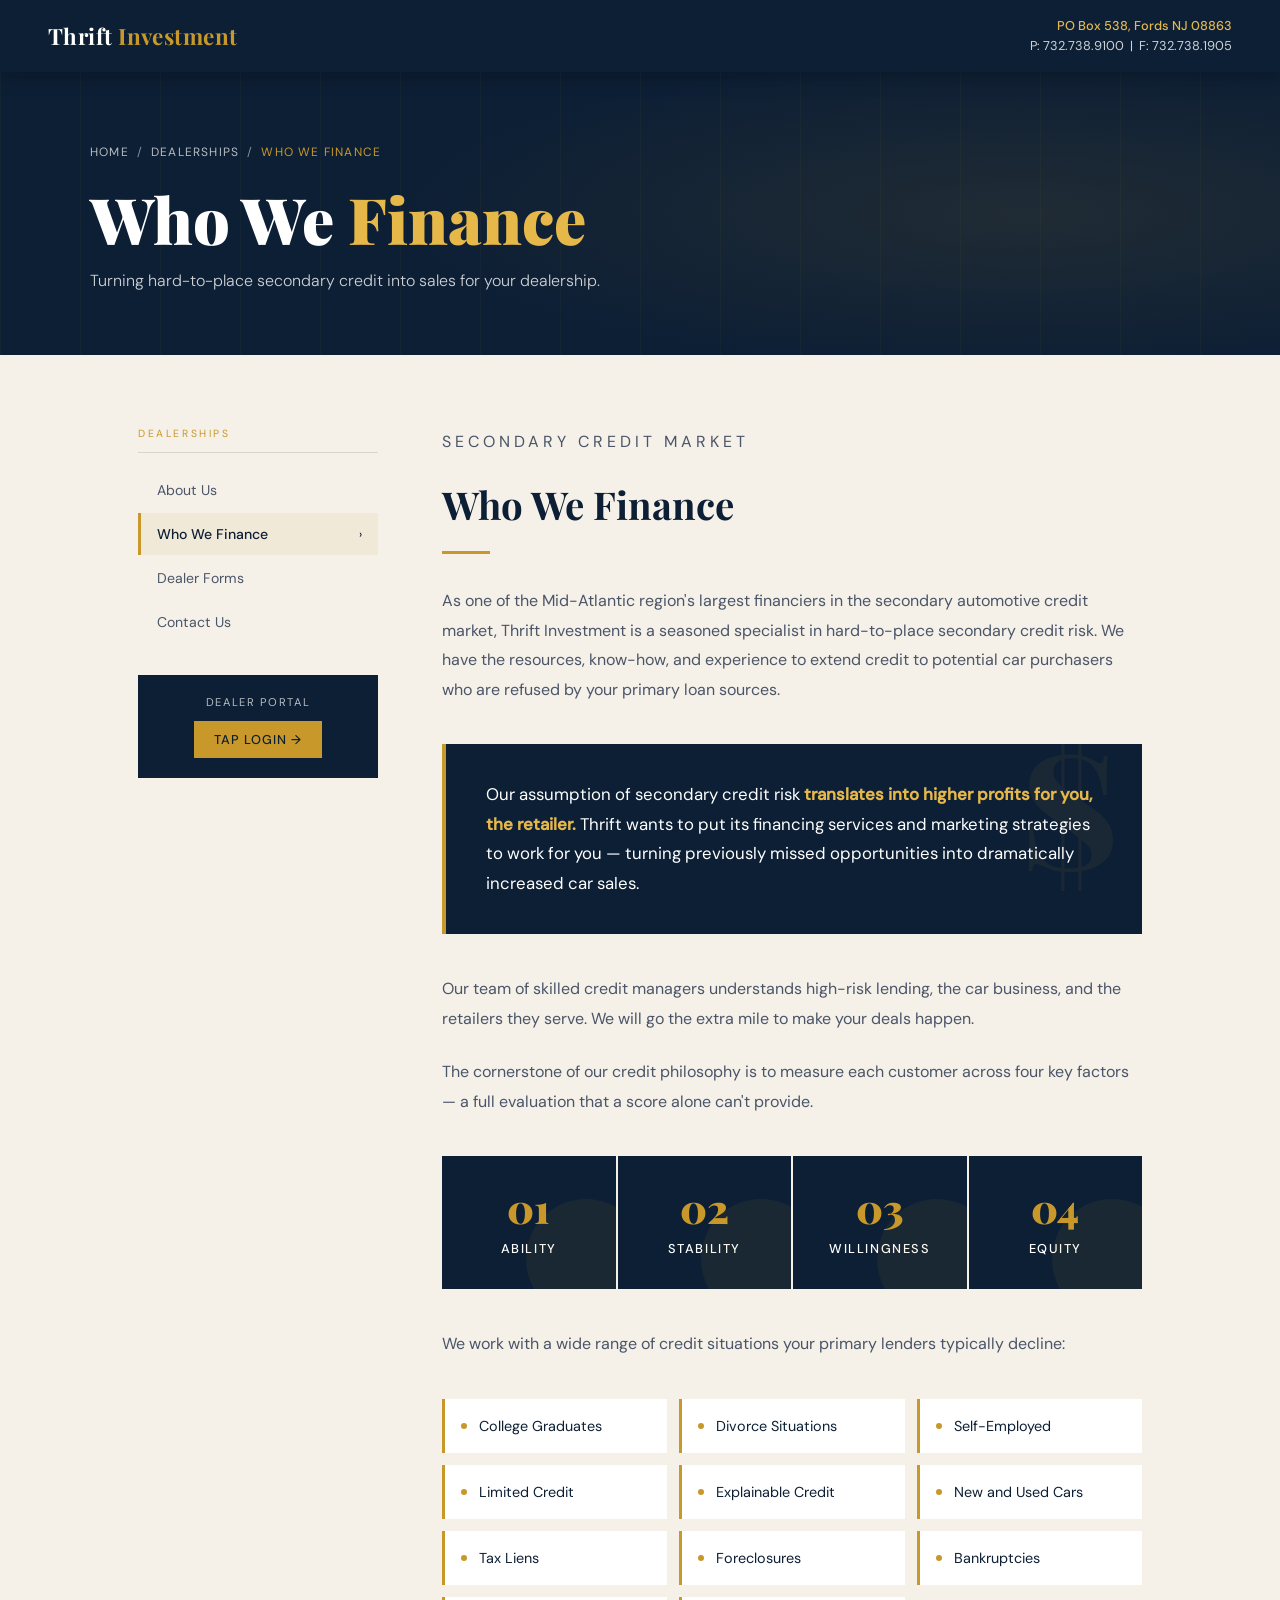
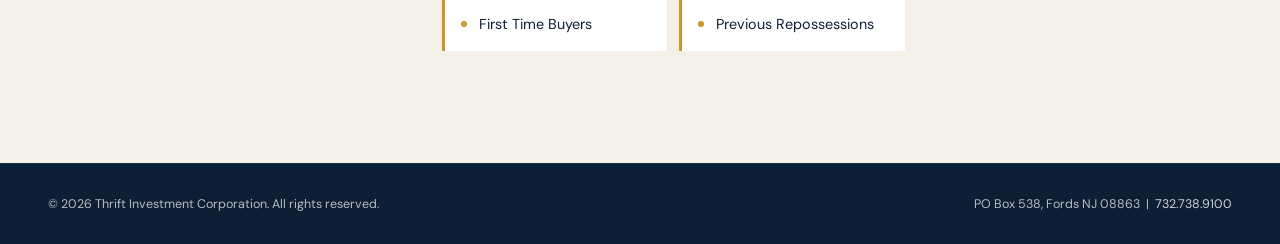
<file: deal-finance.html>
<!DOCTYPE html>
<html lang="en">
<head>
  <meta charset="utf-8">
  <meta name="viewport" content="width=device-width, initial-scale=1">
  <meta http-equiv="X-UA-Compatible" content="IE=edge">
  <meta name="description" content="Who Thrift Investment finances — secondary credit market specialist serving Mid-Atlantic dealerships. We turn hard-to-place deals into sales.">
  <title>Dealerships — Who We Finance | Thrift Investment</title>
  <link rel="stylesheet" href="fonts/fonts.css">
  <style>
    *, *::before, *::after { box-sizing: border-box; margin: 0; padding: 0; }
    :root { --navy:#0d1f35; --navy2:#152d4a; --gold:#c8982a; --gold2:#e6b84a; --cream:#f5f0e8; --white:#ffffff; --gray:#6b7a8d; }
    html { scroll-behavior: smooth; }
    body { font-family: 'DM Sans', sans-serif; background: var(--cream); color: var(--navy); overflow-x: hidden; }
    header { background: var(--navy); padding: 0 48px; display: flex; align-items: center; justify-content: space-between; height: 72px; position: sticky; top: 0; z-index: 100; box-shadow: 0 2px 20px rgba(0,0,0,.3); }
    .logo-text { font-family: 'Playfair Display', serif; font-size: 1.4rem; font-weight: 700; color: var(--white); letter-spacing: 0.02em; text-decoration: none; }
    .logo-text span { color: var(--gold); }
    .header-contact { font-size: 0.8rem; color: rgba(255,255,255,.8); text-align: right; line-height: 1.6; }
    .header-contact strong { color: var(--gold2); font-weight: 500; }
    .page-hero { background: var(--navy); padding: 72px 48px 64px; position: relative; overflow: hidden; }
    .page-hero::before { content:''; position:absolute; inset:0; background:radial-gradient(ellipse 70% 80% at 80% 50%, rgba(200,152,42,.1) 0%, transparent 70%); pointer-events:none; }
    .page-hero::after { content:''; position:absolute; inset:0; background-image:repeating-linear-gradient(90deg,rgba(200,152,42,.04) 0px,rgba(200,152,42,.04) 1px,transparent 1px,transparent 80px); pointer-events:none; }
    .page-hero-inner { max-width:1100px; margin:0 auto; position:relative; z-index:2; }
    .breadcrumb { display:flex; align-items:center; gap:8px; margin-bottom:24px; font-size:0.75rem; letter-spacing:0.1em; text-transform:uppercase; }
    .breadcrumb a { color:rgba(255,255,255,.7); text-decoration:none; transition:color .2s; }
    .breadcrumb a:hover { color:var(--gold); }
    .breadcrumb span { color:rgba(255,255,255,.5); }
    .breadcrumb .current { color:var(--gold); }
    .page-hero h1 { font-family:'Playfair Display',serif; font-size:clamp(2.4rem,5vw,4rem); font-weight:900; color:var(--white); line-height:1.1; margin-bottom:16px; opacity:0; animation:fadeUp .6s .1s forwards; }
    .page-hero h1 em { font-style:normal; color:var(--gold2); }
    .page-hero-sub { font-size:1rem; color:rgba(255,255,255,.8); font-weight:300; opacity:0; animation:fadeUp .6s .25s forwards; }
    .page-body { max-width:1100px; margin:0 auto; padding:72px 48px; display:grid; grid-template-columns:240px 1fr; gap:64px; align-items:start; }
    .sidebar { position:sticky; top:96px; opacity:0; animation:fadeUp .6s .3s forwards; }
    .sidebar-label { font-size:0.65rem; letter-spacing:0.25em; text-transform:uppercase; color:var(--gold); margin-bottom:16px; padding-bottom:12px; border-bottom:1px solid rgba(13,31,53,.12); }
    .sidebar nav { display:flex; flex-direction:column; gap:2px; }
    .sidebar nav a { display:flex; align-items:center; justify-content:space-between; padding:12px 16px; font-size:0.88rem; color:#4a5568; text-decoration:none; border-left:3px solid transparent; transition:all .2s; }
    .sidebar nav a:hover { color:var(--navy); border-left-color:var(--gold); background:rgba(200,152,42,.06); text-decoration:underline;   text-decoration: underline;
    }
    .sidebar nav a.active { color:var(--navy); border-left-color:var(--gold); background:rgba(200,152,42,.08); font-weight:500; }
    .sidebar nav a .arrow { opacity:0; transition:opacity .2s; font-size:0.7rem; }
    .sidebar nav a:hover .arrow, .sidebar nav a.active .arrow { opacity:1; }
    .sidebar-tap { margin-top:32px; background:var(--navy); padding:20px; text-align:center; }
    .sidebar-tap p { font-size:0.7rem; letter-spacing:0.15em; text-transform:uppercase; color:rgba(255,255,255,.7); margin-bottom:12px; }
    .sidebar-tap a { display:inline-block; background:var(--gold); color:var(--navy); font-size:0.8rem; font-weight:500; letter-spacing:0.08em; text-transform:uppercase; text-decoration:none; padding:10px 20px; transition:background .2s; }
    .sidebar-tap a:hover { background:var(--gold2); }
    .content { opacity:0; animation:fadeUp .6s .4s forwards; }
    .content-label { font-size:0.7rem; letter-spacing:0.25em; text-transform:uppercase; color:var(--gold); margin-bottom:16px; }
    .content h2 { font-family:'Playfair Display',serif; font-size:clamp(1.8rem,3vw,2.6rem); font-weight:700; color:var(--navy); line-height:1.2; }
    .content-divider { width:48px; height:3px; background:var(--gold); margin:24px 0 32px; }
    .content p { font-size:1rem; color:#4a5568; line-height:1.85; margin-bottom:24px; }
    .highlight-card { background:var(--navy); padding:36px 40px; margin:40px 0; border-left:4px solid var(--gold); position:relative; overflow:hidden; }
    .highlight-card::before { content:'$'; font-family:'Playfair Display',serif; font-size:10rem; font-weight:900; color:rgba(200,152,42,.07); position:absolute; right:24px; top:-20px; line-height:1; pointer-events:none; }
    .highlight-card p { color:var(--white); font-size:1.05rem; line-height:1.75; margin:0; position:relative; z-index:1; }
    .highlight-card strong { color:var(--gold2); font-weight:600; }
    .philosophy { display:grid; grid-template-columns:repeat(4,1fr); gap:2px; margin:40px 0; }
    .philosophy-card { background:var(--navy); padding:32px 24px; text-align:center; position:relative; overflow:hidden; }
    .philosophy-card::before { content:''; position:absolute; bottom:-30px; right:-30px; width:120px; height:120px; border-radius:50%; background:rgba(200,152,42,.07); }
    .philosophy-num { font-family:'Playfair Display',serif; font-size:2.5rem; font-weight:900; color:var(--gold); line-height:1; margin-bottom:12px; display:block; }
    .philosophy-card h3 { font-size:0.8rem; font-weight:500; letter-spacing:0.12em; text-transform:uppercase; color:var(--white); }
    .finance-grid { display:grid; grid-template-columns:repeat(3,1fr); gap:12px; margin:40px 0; }
    .finance-item { background:var(--white); padding:18px 20px 18px 16px; border-left:3px solid var(--gold); display:flex; align-items:center; gap:12px; }
    .finance-dot { width:6px; height:6px; background:var(--gold); border-radius:50%; flex-shrink:0; }
    .finance-item span { font-size:0.9rem; color:var(--navy); }
    footer { background:var(--navy); border-top:1px solid rgba(255,255,255,.06); padding:32px 48px; display:flex; align-items:center; justify-content:space-between; flex-wrap:wrap; gap:16px; }
    footer p { font-size:0.78rem; color:rgba(255,255,255,.7); }
    footer a { color:rgba(255,255,255,.8); text-decoration:none; }
    footer a:hover { color:var(--gold); }
    @keyframes fadeUp { from{opacity:0;transform:translateY(18px)} to{opacity:1;transform:translateY(0)} }
    @media (max-width:768px) {
      header{padding:0 24px} .page-hero{padding:48px 24px 40px}
      .page-body{grid-template-columns:1fr;padding:40px 24px;gap:40px}
      .sidebar{position:static} .philosophy{grid-template-columns:1fr 1fr}
      .finance-grid{grid-template-columns:1fr 1fr} footer{padding:24px;flex-direction:column;text-align:center}
    }
  </style>
</head>
<body>
  <header>
    <a href="index.html" class="logo-text">Thrift <span>Investment</span></a>
    <div class="header-contact"><strong>PO Box 538, Fords NJ 08863</strong><br>P: 732.738.9100 &nbsp;|&nbsp; F: 732.738.1905</div>
  </header>

  <section class="page-hero">
    <div class="page-hero-inner">
      <div class="breadcrumb">
        <a href="index.html">Home</a><span>/</span>
        <a href="deal-aboutus.html">Dealerships</a><span>/</span>
        <span class="current">Who We Finance</span>
      </div>
      <h1>Who We <em>Finance</em></h1>
      <p class="page-hero-sub">Turning hard-to-place secondary credit into sales for your dealership.</p>
    </div>
  </section>

  <main class="page-body">
    <aside class="sidebar">
      <p class="sidebar-label">Dealerships</p>
      <nav>
        <a href="deal-aboutus.html">About Us <span class="arrow">›</span></a>
        <a href="deal-finance.html" class="active">Who We Finance <span class="arrow">›</span></a>
        <a href="deal-forms.html">Dealer Forms <span class="arrow">›</span></a>
        <a href="deal-contact.html">Contact Us <span class="arrow">›</span></a>
      </nav>
      <div class="sidebar-tap">
        <p>Dealer Portal</p>
        <a href="https://www.carletonasp.com/ThriftInvestment/LogIn.asp" target="_blank" rel="noopener">TAP Login &rarr;</a>
      </div>
    </aside>

    <div class="content">
      <p class="content-label">Secondary Credit Market</p>
      <h2>Who We Finance</h2>
      <div class="content-divider"></div>

      <p>As one of the Mid-Atlantic region's largest financiers in the secondary automotive credit market, Thrift Investment is a seasoned specialist in hard-to-place secondary credit risk. We have the resources, know-how, and experience to extend credit to potential car purchasers who are refused by your primary loan sources.</p>

      <div class="highlight-card">
        <p>Our assumption of secondary credit risk <strong>translates into higher profits for you, the retailer.</strong> Thrift wants to put its financing services and marketing strategies to work for you — turning previously missed opportunities into dramatically increased car sales.</p>
      </div>

      <p>Our team of skilled credit managers understands high-risk lending, the car business, and the retailers they serve. We will go the extra mile to make your deals happen.</p>

      <p>The cornerstone of our credit philosophy is to measure each customer across four key factors — a full evaluation that a score alone can't provide.</p>

      <div class="philosophy">
        <div class="philosophy-card"><span class="philosophy-num">01</span><h3>Ability</h3></div>
        <div class="philosophy-card"><span class="philosophy-num">02</span><h3>Stability</h3></div>
        <div class="philosophy-card"><span class="philosophy-num">03</span><h3>Willingness</h3></div>
        <div class="philosophy-card"><span class="philosophy-num">04</span><h3>Equity</h3></div>
      </div>

      <p>We work with a wide range of credit situations your primary lenders typically decline:</p>

      <div class="finance-grid">
        <div class="finance-item"><span class="finance-dot"></span><span>College Graduates</span></div>
        <div class="finance-item"><span class="finance-dot"></span><span>Divorce Situations</span></div>
        <div class="finance-item"><span class="finance-dot"></span><span>Self-Employed</span></div>
        <div class="finance-item"><span class="finance-dot"></span><span>Limited Credit</span></div>
        <div class="finance-item"><span class="finance-dot"></span><span>Explainable Credit</span></div>
        <div class="finance-item"><span class="finance-dot"></span><span>New and Used Cars</span></div>
        <div class="finance-item"><span class="finance-dot"></span><span>Tax Liens</span></div>
        <div class="finance-item"><span class="finance-dot"></span><span>Foreclosures</span></div>
        <div class="finance-item"><span class="finance-dot"></span><span>Bankruptcies</span></div>
        <div class="finance-item"><span class="finance-dot"></span><span>First Time Buyers</span></div>
        <div class="finance-item"><span class="finance-dot"></span><span>Previous Repossessions</span></div>
      </div>
    </div>
  </main>

  <footer>
    <p>&copy; 2026 Thrift Investment Corporation. All rights reserved.</p>
    <p>PO Box 538, Fords NJ 08863 &nbsp;|&nbsp; <a href="tel:7327389100">732.738.9100</a></p>
  </footer>
</body>
</html>
</file>
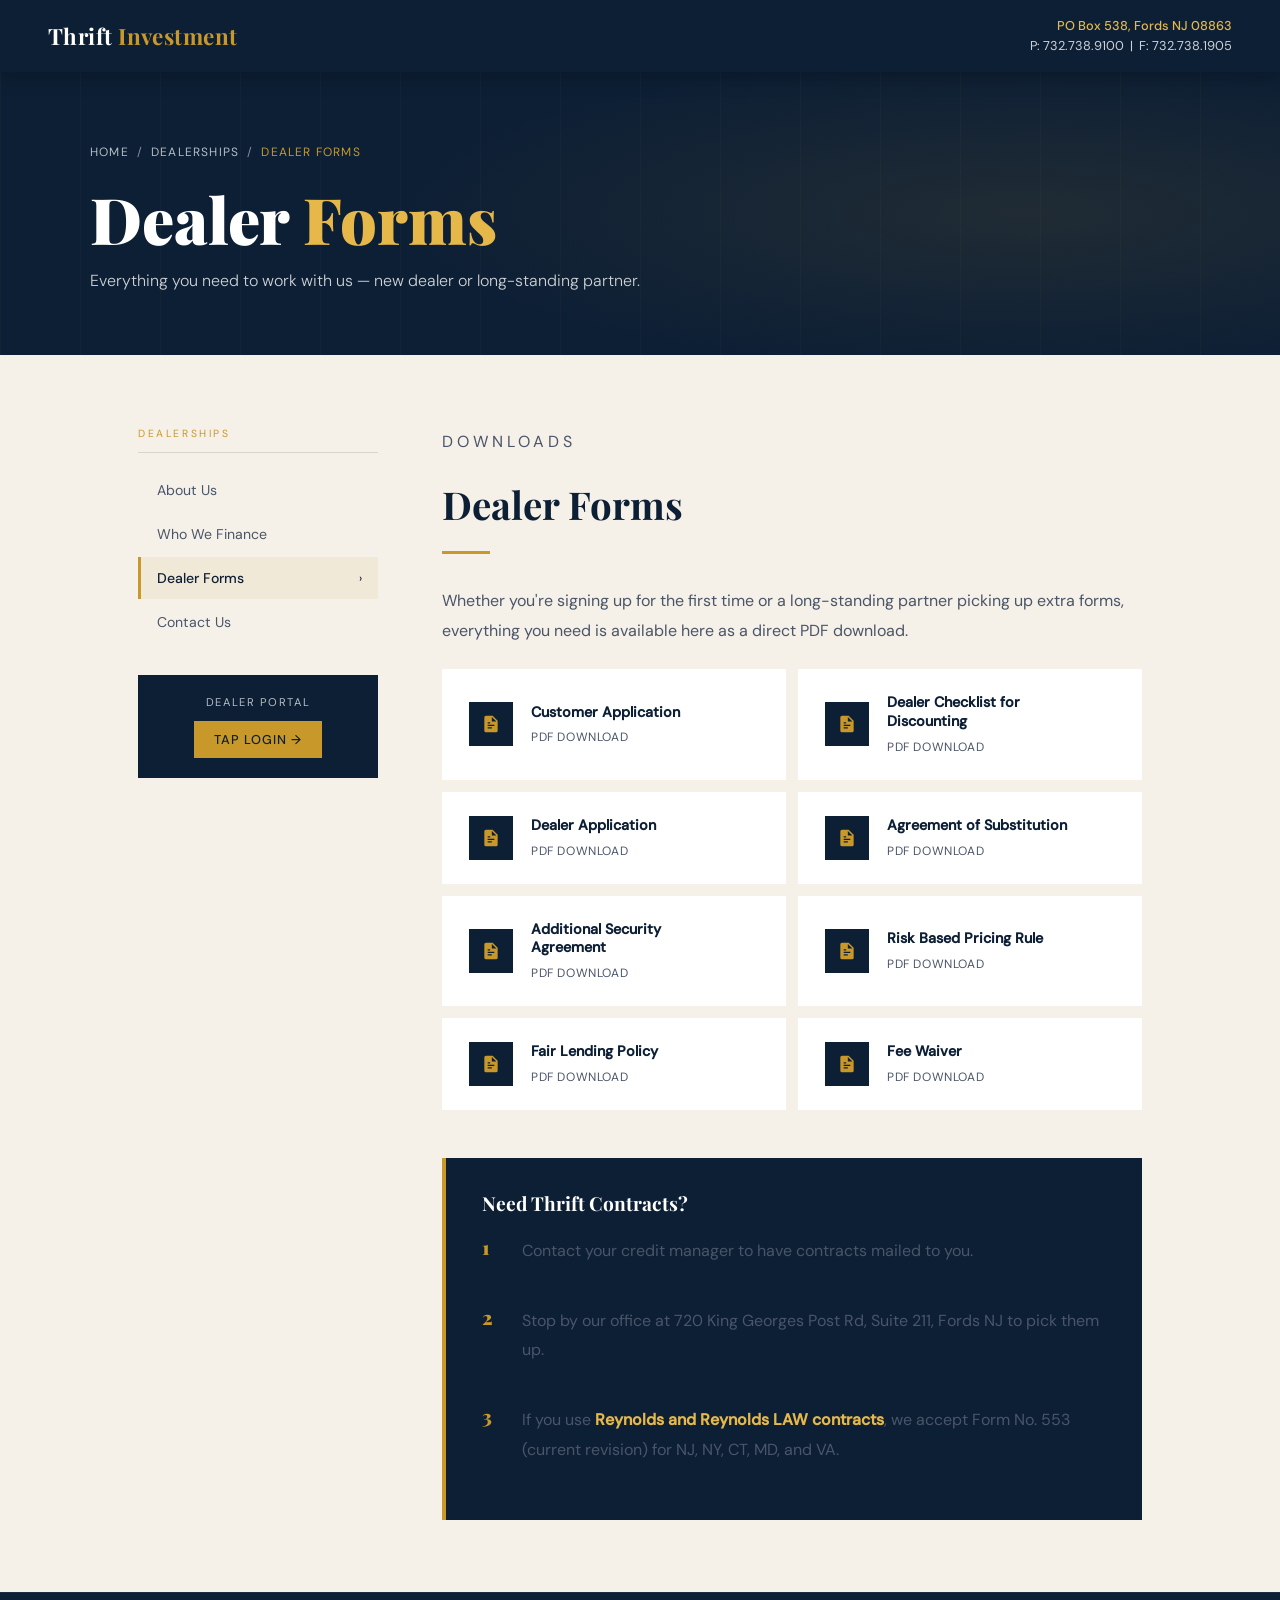
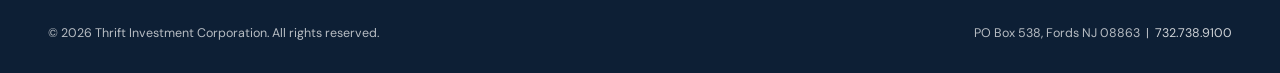
<file: deal-forms.html>
<!DOCTYPE html>
<html lang="en">
<head>
  <meta charset="utf-8">
  <meta name="viewport" content="width=device-width, initial-scale=1">
  <meta http-equiv="X-UA-Compatible" content="IE=edge">
  <meta name="description" content="Dealer forms for Thrift Investment Corporation — customer applications, dealer checklists, agreements, and policy documents.">
  <title>Dealerships — Dealer Forms | Thrift Investment</title>
  <link rel="stylesheet" href="fonts/fonts.css">
  <style>
    *, *::before, *::after { box-sizing: border-box; margin: 0; padding: 0; }
    :root { --navy:#0d1f35; --navy2:#152d4a; --gold:#c8982a; --gold2:#e6b84a; --cream:#f5f0e8; --white:#ffffff; --gray:#6b7a8d; }
    html { scroll-behavior: smooth; }
    body { font-family: 'DM Sans', sans-serif; background: var(--cream); color: var(--navy); overflow-x: hidden; }
    header { background: var(--navy); padding: 0 48px; display: flex; align-items: center; justify-content: space-between; height: 72px; position: sticky; top: 0; z-index: 100; box-shadow: 0 2px 20px rgba(0,0,0,.3); }
    .logo-text { font-family: 'Playfair Display', serif; font-size: 1.4rem; font-weight: 700; color: var(--white); letter-spacing: 0.02em; text-decoration: none; }
    .logo-text span { color: var(--gold); }
    .header-contact { font-size: 0.8rem; color: rgba(255,255,255,.8); text-align: right; line-height: 1.6; }
    .header-contact strong { color: var(--gold2); font-weight: 500; }
    .page-hero { background: var(--navy); padding: 72px 48px 64px; position: relative; overflow: hidden; }
    .page-hero::before { content:''; position:absolute; inset:0; background:radial-gradient(ellipse 70% 80% at 80% 50%, rgba(200,152,42,.1) 0%, transparent 70%); pointer-events:none; }
    .page-hero::after { content:''; position:absolute; inset:0; background-image:repeating-linear-gradient(90deg,rgba(200,152,42,.04) 0px,rgba(200,152,42,.04) 1px,transparent 1px,transparent 80px); pointer-events:none; }
    .page-hero-inner { max-width:1100px; margin:0 auto; position:relative; z-index:2; }
    .breadcrumb { display:flex; align-items:center; gap:8px; margin-bottom:24px; font-size:0.75rem; letter-spacing:0.1em; text-transform:uppercase; }
    .breadcrumb a { color:rgba(255,255,255,.7); text-decoration:none; transition:color .2s; }
    .breadcrumb a:hover { color:var(--gold); }
    .breadcrumb span { color:rgba(255,255,255,.5); }
    .breadcrumb .current { color:var(--gold); }
    .page-hero h1 { font-family:'Playfair Display',serif; font-size:clamp(2.4rem,5vw,4rem); font-weight:900; color:var(--white); line-height:1.1; margin-bottom:16px; opacity:0; animation:fadeUp .6s .1s forwards; }
    .page-hero h1 em { font-style:normal; color:var(--gold2); }
    .page-hero-sub { font-size:1rem; color:rgba(255,255,255,.8); font-weight:300; opacity:0; animation:fadeUp .6s .25s forwards; }
    .page-body { max-width:1100px; margin:0 auto; padding:72px 48px; display:grid; grid-template-columns:240px 1fr; gap:64px; align-items:start; }
    .sidebar { position:sticky; top:96px; opacity:0; animation:fadeUp .6s .3s forwards; }
    .sidebar-label { font-size:0.65rem; letter-spacing:0.25em; text-transform:uppercase; color:var(--gold); margin-bottom:16px; padding-bottom:12px; border-bottom:1px solid rgba(13,31,53,.12); }
    .sidebar nav { display:flex; flex-direction:column; gap:2px; }
    .sidebar nav a { display:flex; align-items:center; justify-content:space-between; padding:12px 16px; font-size:0.88rem; color:#4a5568; text-decoration:none; border-left:3px solid transparent; transition:all .2s; }
    .sidebar nav a:hover { color:var(--navy); border-left-color:var(--gold); background:rgba(200,152,42,.06); text-decoration:underline;   text-decoration: underline;
    }
    .sidebar nav a.active { color:var(--navy); border-left-color:var(--gold); background:rgba(200,152,42,.08); font-weight:500; }
    .sidebar nav a .arrow { opacity:0; transition:opacity .2s; font-size:0.7rem; }
    .sidebar nav a:hover .arrow, .sidebar nav a.active .arrow { opacity:1; }
    .sidebar-tap { margin-top:32px; background:var(--navy); padding:20px; text-align:center; }
    .sidebar-tap p { font-size:0.7rem; letter-spacing:0.15em; text-transform:uppercase; color:rgba(255,255,255,.7); margin-bottom:12px; }
    .sidebar-tap a { display:inline-block; background:var(--gold); color:var(--navy); font-size:0.8rem; font-weight:500; letter-spacing:0.08em; text-transform:uppercase; text-decoration:none; padding:10px 20px; transition:background .2s; }
    .sidebar-tap a:hover { background:var(--gold2); }
    .content { opacity:0; animation:fadeUp .6s .4s forwards; }
    .content-label { font-size:0.7rem; letter-spacing:0.25em; text-transform:uppercase; color:var(--gold); margin-bottom:16px; }
    .content h2 { font-family:'Playfair Display',serif; font-size:clamp(1.8rem,3vw,2.6rem); font-weight:700; color:var(--navy); line-height:1.2; }
    .content-divider { width:48px; height:3px; background:var(--gold); margin:24px 0 32px; }
    .content p { font-size:1rem; color:#4a5568; line-height:1.85; margin-bottom:24px; }
    .forms-grid { display:grid; grid-template-columns:1fr 1fr; gap:12px; margin:16px 0 48px; }
    .form-card { background:var(--white); padding:24px; display:flex; align-items:center; gap:18px; text-decoration:none; border-left:3px solid transparent; transition:all .25s; }
    .form-card:hover { border-left-color:var(--gold); transform:translateX(4px); }
    .form-icon { width:44px; height:44px; background:var(--navy); flex-shrink:0; display:flex; align-items:center; justify-content:center; }
    .form-icon svg { width:20px; height:20px; fill:var(--gold); }
    .form-info { flex:1; min-width:0; }
    .form-info h3 { font-size:0.9rem; font-weight:600; color:var(--navy); margin-bottom:4px; line-height:1.3; }
    .form-info span { font-size:0.75rem; color:#4a5568; letter-spacing:0.05em; text-transform:uppercase; }
    .form-arrow { font-size:1rem; color:var(--gold); opacity:0; transition:opacity .2s; }
    .form-card:hover .form-arrow { opacity:1; }
    .contracts-card { background:var(--navy); border-left:4px solid var(--gold); padding:32px 36px; }
    .contracts-card h3 { font-family:'Playfair Display',serif; font-size:1.2rem; color:var(--white); margin-bottom:20px; }
    .contracts-steps { display:flex; flex-direction:column; gap:16px; }
    .contracts-step { display:flex; gap:16px; align-items:flex-start; }
    .step-num { font-family:'Playfair Display',serif; font-size:1.2rem; font-weight:900; color:var(--gold); line-height:1.2; flex-shrink:0; width:24px; }
    .step-text { font-size:0.9rem; color:rgba(255,255,255,.85); line-height:1.7; }
    .step-text strong { color:var(--gold2); }
    footer { background:var(--navy); border-top:1px solid rgba(255,255,255,.06); padding:32px 48px; display:flex; align-items:center; justify-content:space-between; flex-wrap:wrap; gap:16px; }
    footer p { font-size:0.78rem; color:rgba(255,255,255,.7); }
    footer a { color:rgba(255,255,255,.8); text-decoration:none; }
    footer a:hover { color:var(--gold); }
    @keyframes fadeUp { from{opacity:0;transform:translateY(18px)} to{opacity:1;transform:translateY(0)} }
    @media (max-width:768px) {
      header{padding:0 24px} .page-hero{padding:48px 24px 40px}
      .page-body{grid-template-columns:1fr;padding:40px 24px;gap:40px}
      .sidebar{position:static} .forms-grid{grid-template-columns:1fr}
      footer{padding:24px;flex-direction:column;text-align:center}
    }
  </style>
</head>
<body>
  <header>
    <a href="index.html" class="logo-text">Thrift <span>Investment</span></a>
    <div class="header-contact"><strong>PO Box 538, Fords NJ 08863</strong><br>P: 732.738.9100 &nbsp;|&nbsp; F: 732.738.1905</div>
  </header>

  <section class="page-hero">
    <div class="page-hero-inner">
      <div class="breadcrumb">
        <a href="index.html">Home</a><span>/</span>
        <a href="deal-aboutus.html">Dealerships</a><span>/</span>
        <span class="current">Dealer Forms</span>
      </div>
      <h1>Dealer <em>Forms</em></h1>
      <p class="page-hero-sub">Everything you need to work with us — new dealer or long-standing partner.</p>
    </div>
  </section>

  <main class="page-body">
    <aside class="sidebar">
      <p class="sidebar-label">Dealerships</p>
      <nav>
        <a href="deal-aboutus.html">About Us <span class="arrow">›</span></a>
        <a href="deal-finance.html">Who We Finance <span class="arrow">›</span></a>
        <a href="deal-forms.html" class="active">Dealer Forms <span class="arrow">›</span></a>
        <a href="deal-contact.html">Contact Us <span class="arrow">›</span></a>
      </nav>
      <div class="sidebar-tap">
        <p>Dealer Portal</p>
        <a href="https://www.carletonasp.com/ThriftInvestment/LogIn.asp" target="_blank" rel="noopener">TAP Login &rarr;</a>
      </div>
    </aside>

    <div class="content">
      <p class="content-label">Downloads</p>
      <h2>Dealer Forms</h2>
      <div class="content-divider"></div>
      <p>Whether you're signing up for the first time or a long-standing partner picking up extra forms, everything you need is available here as a direct PDF download.</p>

      <div class="forms-grid">
        <a href="https://thriftinvestment.com/images/pdf/Application.pdf" target="_blank" rel="noopener" class="form-card">
          <div class="form-icon"><svg viewBox="0 0 24 24"><path d="M14 2H6a2 2 0 0 0-2 2v16a2 2 0 0 0 2 2h12a2 2 0 0 0 2-2V8l-6-6zm-1 1.5L18.5 9H13V3.5zM8 13h8v1.5H8V13zm0 3h5v1.5H8V16zm0-6h3v1.5H8V10z"/></svg></div>
          <div class="form-info"><h3>Customer Application</h3><span>PDF Download</span></div>
          <span class="form-arrow">↓</span>
        </a>
        <a href="https://thriftinvestment.com/images/pdf/Dealer_Checklist_for_Discounting.pdf" target="_blank" rel="noopener" class="form-card">
          <div class="form-icon"><svg viewBox="0 0 24 24"><path d="M14 2H6a2 2 0 0 0-2 2v16a2 2 0 0 0 2 2h12a2 2 0 0 0 2-2V8l-6-6zm-1 1.5L18.5 9H13V3.5zM8 13h8v1.5H8V13zm0 3h5v1.5H8V16zm0-6h3v1.5H8V10z"/></svg></div>
          <div class="form-info"><h3>Dealer Checklist for Discounting</h3><span>PDF Download</span></div>
          <span class="form-arrow">↓</span>
        </a>
        <a href="https://thriftinvestment.com/images/pdf/DealerApplication-1017.pdf" target="_blank" rel="noopener" class="form-card">
          <div class="form-icon"><svg viewBox="0 0 24 24"><path d="M14 2H6a2 2 0 0 0-2 2v16a2 2 0 0 0 2 2h12a2 2 0 0 0 2-2V8l-6-6zm-1 1.5L18.5 9H13V3.5zM8 13h8v1.5H8V13zm0 3h5v1.5H8V16zm0-6h3v1.5H8V10z"/></svg></div>
          <div class="form-info"><h3>Dealer Application</h3><span>PDF Download</span></div>
          <span class="form-arrow">↓</span>
        </a>
        <a href="https://thriftinvestment.com/images/pdf/THRIFT_Agreement_of_Substitution.pdf" target="_blank" rel="noopener" class="form-card">
          <div class="form-icon"><svg viewBox="0 0 24 24"><path d="M14 2H6a2 2 0 0 0-2 2v16a2 2 0 0 0 2 2h12a2 2 0 0 0 2-2V8l-6-6zm-1 1.5L18.5 9H13V3.5zM8 13h8v1.5H8V13zm0 3h5v1.5H8V16zm0-6h3v1.5H8V10z"/></svg></div>
          <div class="form-info"><h3>Agreement of Substitution</h3><span>PDF Download</span></div>
          <span class="form-arrow">↓</span>
        </a>
        <a href="https://thriftinvestment.com/images/pdf/THRIFT_Additional_Security_Agreement.pdf" target="_blank" rel="noopener" class="form-card">
          <div class="form-icon"><svg viewBox="0 0 24 24"><path d="M14 2H6a2 2 0 0 0-2 2v16a2 2 0 0 0 2 2h12a2 2 0 0 0 2-2V8l-6-6zm-1 1.5L18.5 9H13V3.5zM8 13h8v1.5H8V13zm0 3h5v1.5H8V16zm0-6h3v1.5H8V10z"/></svg></div>
          <div class="form-info"><h3>Additional Security Agreement</h3><span>PDF Download</span></div>
          <span class="form-arrow">↓</span>
        </a>
        <a href="https://thriftinvestment.com/images/pdf/risk-based-pricing-rule.pdf" target="_blank" rel="noopener" class="form-card">
          <div class="form-icon"><svg viewBox="0 0 24 24"><path d="M14 2H6a2 2 0 0 0-2 2v16a2 2 0 0 0 2 2h12a2 2 0 0 0 2-2V8l-6-6zm-1 1.5L18.5 9H13V3.5zM8 13h8v1.5H8V13zm0 3h5v1.5H8V16zm0-6h3v1.5H8V10z"/></svg></div>
          <div class="form-info"><h3>Risk Based Pricing Rule</h3><span>PDF Download</span></div>
          <span class="form-arrow">↓</span>
        </a>
        <a href="https://thriftinvestment.com/images/pdf/fair-lending.pdf" target="_blank" rel="noopener" class="form-card">
          <div class="form-icon"><svg viewBox="0 0 24 24"><path d="M14 2H6a2 2 0 0 0-2 2v16a2 2 0 0 0 2 2h12a2 2 0 0 0 2-2V8l-6-6zm-1 1.5L18.5 9H13V3.5zM8 13h8v1.5H8V13zm0 3h5v1.5H8V16zm0-6h3v1.5H8V10z"/></svg></div>
          <div class="form-info"><h3>Fair Lending Policy</h3><span>PDF Download</span></div>
          <span class="form-arrow">↓</span>
        </a>
        <a href="https://thriftinvestment.com/images/pdf/fee-waiver.pdf" target="_blank" rel="noopener" class="form-card">
          <div class="form-icon"><svg viewBox="0 0 24 24"><path d="M14 2H6a2 2 0 0 0-2 2v16a2 2 0 0 0 2 2h12a2 2 0 0 0 2-2V8l-6-6zm-1 1.5L18.5 9H13V3.5zM8 13h8v1.5H8V13zm0 3h5v1.5H8V16zm0-6h3v1.5H8V10z"/></svg></div>
          <div class="form-info"><h3>Fee Waiver</h3><span>PDF Download</span></div>
          <span class="form-arrow">↓</span>
        </a>
      </div>

      <div class="contracts-card">
        <h3>Need Thrift Contracts?</h3>
        <div class="contracts-steps">
          <div class="contracts-step">
            <span class="step-num">1</span>
            <p class="step-text">Contact your credit manager to have contracts mailed to you.</p>
          </div>
          <div class="contracts-step">
            <span class="step-num">2</span>
            <p class="step-text">Stop by our office at 720 King Georges Post Rd, Suite 211, Fords NJ to pick them up.</p>
          </div>
          <div class="contracts-step">
            <span class="step-num">3</span>
            <p class="step-text">If you use <strong>Reynolds and Reynolds LAW contracts</strong>, we accept Form No. 553 (current revision) for NJ, NY, CT, MD, and VA.</p>
          </div>
        </div>
      </div>
    </div>
  </main>

  <footer>
    <p>&copy; 2026 Thrift Investment Corporation. All rights reserved.</p>
    <p>PO Box 538, Fords NJ 08863 &nbsp;|&nbsp; <a href="tel:7327389100">732.738.9100</a></p>
  </footer>
</body>
</html>
</file>
<file: fonts/fonts.css>
@font-face {
  font-family: 'DM Sans';
  font-style: normal;
  font-weight: 300;
  font-display: swap;
  src: url(rP2tp2ywxg089UriI5-g4vlH9VoD8CmcqZG40F9JadbnoEwA_JxhTg.ttf) format('truetype');
}
@font-face {
  font-family: 'DM Sans';
  font-style: normal;
  font-weight: 400;
  font-display: swap;
  src: url(rP2tp2ywxg089UriI5-g4vlH9VoD8CmcqZG40F9JadbnoEwAopxhTg.ttf) format('truetype');
}
@font-face {
  font-family: 'DM Sans';
  font-style: normal;
  font-weight: 500;
  font-display: swap;
  src: url(rP2tp2ywxg089UriI5-g4vlH9VoD8CmcqZG40F9JadbnoEwAkJxhTg.ttf) format('truetype');
}
@font-face {
  font-family: 'Playfair Display';
  font-style: normal;
  font-weight: 400;
  font-display: swap;
  src: url(nuFvD-vYSZviVYUb_rj3ij__anPXJzDwcbmjWBN2PKdFvUDQ.ttf) format('truetype');
}
@font-face {
  font-family: 'Playfair Display';
  font-style: normal;
  font-weight: 700;
  font-display: swap;
  src: url(nuFvD-vYSZviVYUb_rj3ij__anPXJzDwcbmjWBN2PKeiukDQ.ttf) format('truetype');
}
@font-face {
  font-family: 'Playfair Display';
  font-style: normal;
  font-weight: 900;
  font-display: swap;
  src: url(nuFvD-vYSZviVYUb_rj3ij__anPXJzDwcbmjWBN2PKfsukDQ.ttf) format('truetype');
}
</file>
